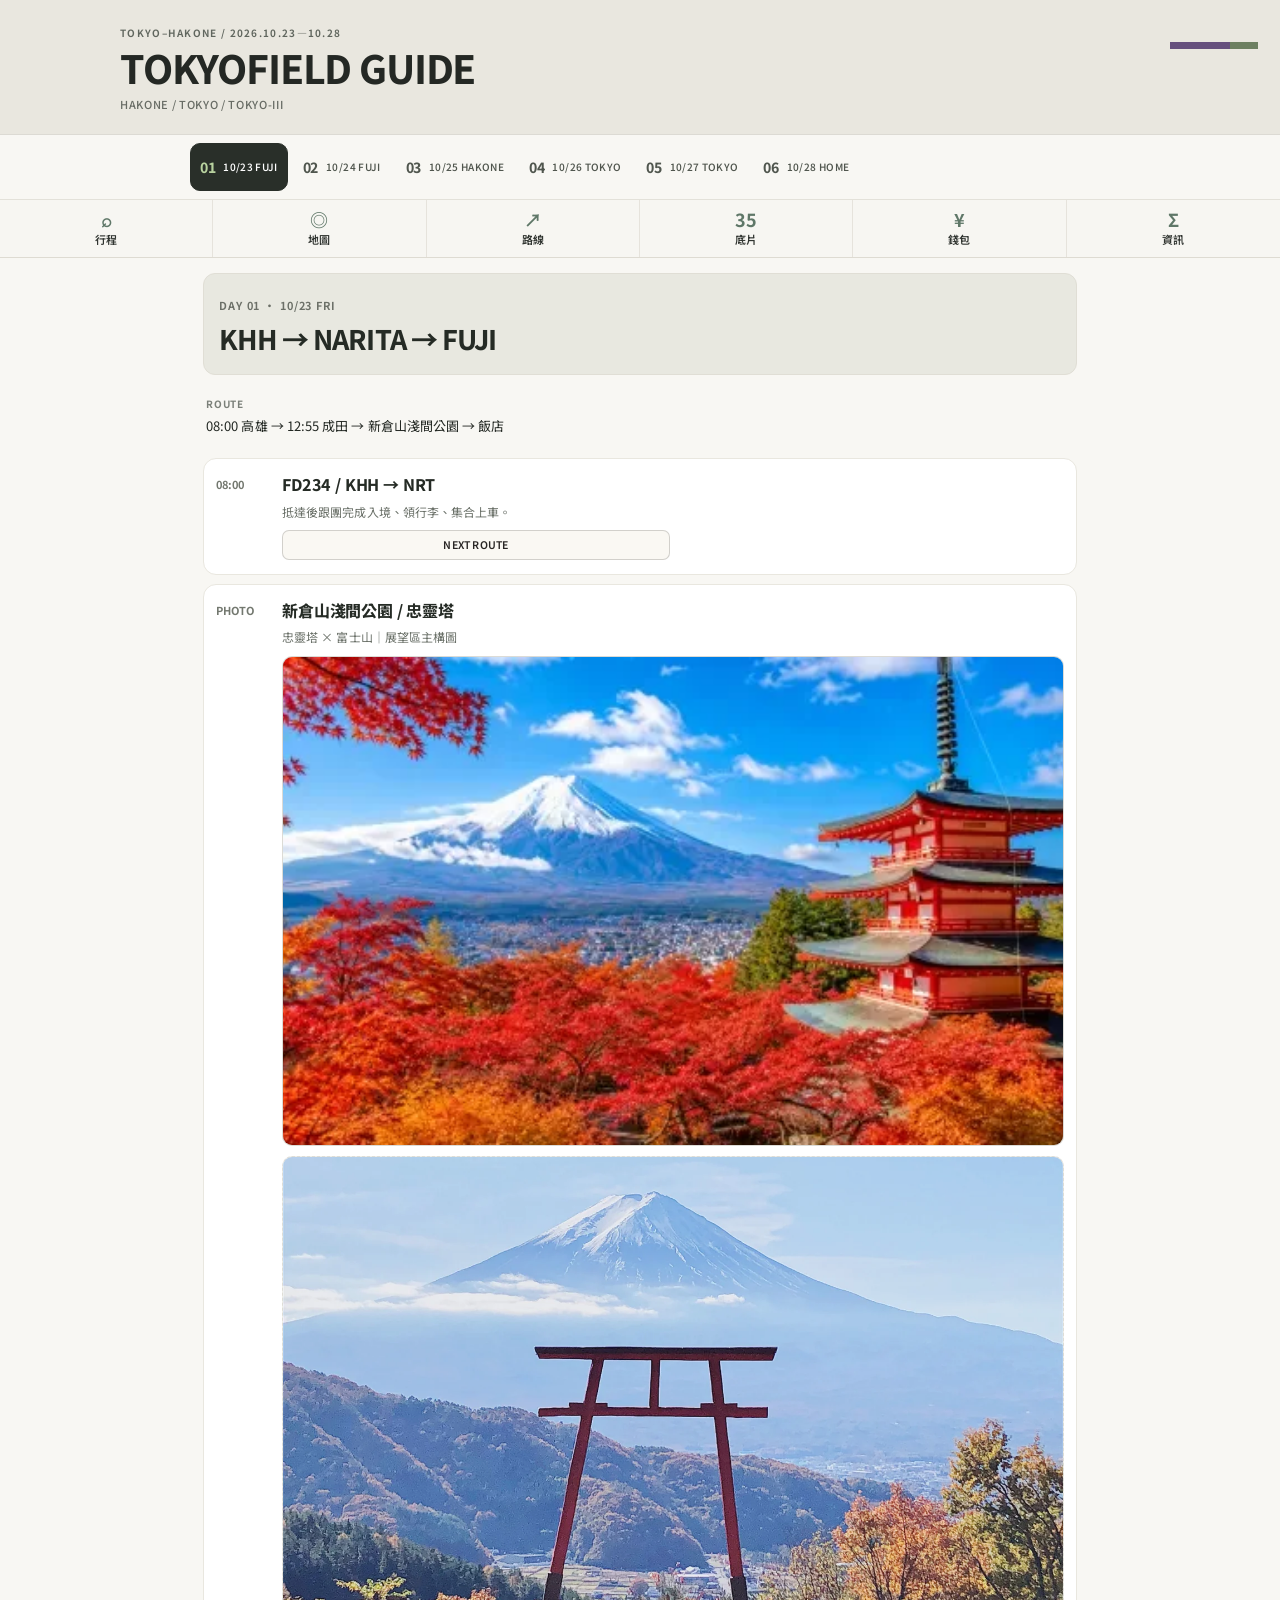
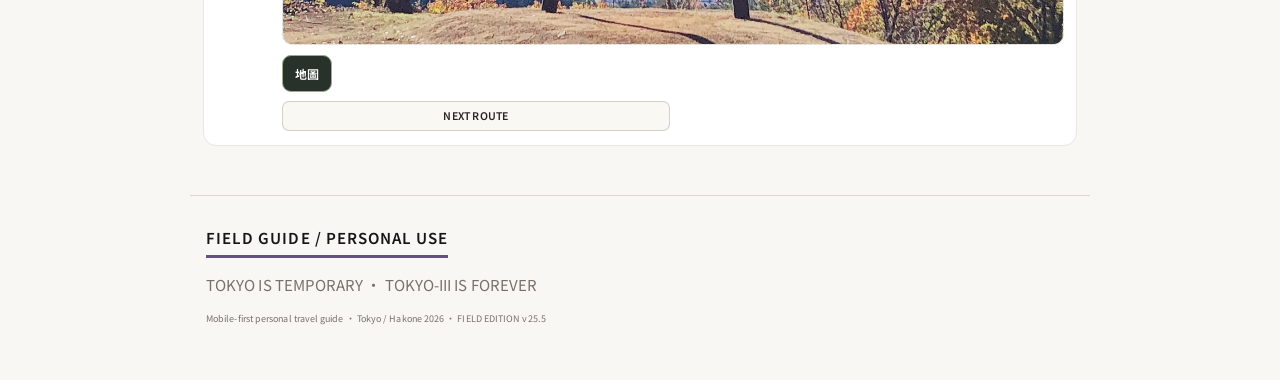
<file: index.html>
<!DOCTYPE html>

<html lang="zh-Hant">
<head>
<meta charset="utf-8"/>
<meta content="width=device-width, initial-scale=1" name="viewport"/>
<meta content="#f4f1ea" name="theme-color"/>
<meta content="yes" name="apple-mobile-web-app-capable"/>
<meta content="black-translucent" name="apple-mobile-web-app-status-bar-style"/>
<title>TOKYO / HAKONE 2026 — Field Guide | Original Photos Restored</title>
<link href="https://fonts.googleapis.com" rel="preconnect"/>
<link crossorigin="" href="https://fonts.gstatic.com" rel="preconnect"/>
<link href="https://fonts.googleapis.com/css2?family=Barlow+Condensed:wght@500;600;700;800&amp;family=IBM+Plex+Mono:wght@400;500;600&amp;family=Noto+Sans+TC:wght@400;500;600;700&amp;display=swap" rel="stylesheet"/>
<link href="style.css?v=40" rel="stylesheet"/>
<style>
/* RESTORED PHOTO VISIBILITY — original editorial photographs */
.card figure img,.b-stop figure img,.icon-strip img,.food-gallery img,.watch-clerk-image{display:block;max-width:100%;height:auto;}
.card figure,.b-stop figure{overflow:hidden;}
@media(max-width:700px){.card figure img{width:100%;object-fit:cover;}.card figure{max-width:100%;}}
</style><link href="simple.css?v=40" rel="stylesheet"/><link href="essential-v30.css?v=40" rel="stylesheet"/><style>.return-route{margin:18px 0;padding:16px;border:1px solid #b9b3a8;border-radius:14px;background:#f8f6f0;color:#252525}.return-route h3{font-size:17px;margin:0 0 9px}.return-route p{font-size:14px;line-height:1.7;margin:0 0 12px}.return-route a{display:inline-block;background:#222;color:white!important;padding:10px 14px;border-radius:9px;text-decoration:none;font-size:14px}@media(max-width:600px){.return-route{margin:12px 0;padding:14px}.return-route a{display:block;text-align:center;padding:13px}}</style><style>
/* v32: itinerary-first, lodging kept in its own reference tab */
.lodging-section{padding:4px 0 24px;scroll-margin-top:120px}
.lodging-section>h2{font-size:1.2rem;letter-spacing:.03em;margin:18px 12px 12px}
.day-section>.return-route{margin-top:26px;margin-bottom:24px}
.day-section>.stay-panel{display:none!important}
@media(max-width:600px){.day-section>.return-route{margin:20px 12px 24px}.lodging-section .stay-panel{margin:12px}}
</style><link href="unified-v34.css?v=40" rel="stylesheet"/><link href="photo-uniform-v35.css?v=40" rel="stylesheet"/><link href="matcha-v38.css?v=40" rel="stylesheet"/><link href="routes-unified-v40.css?v=40" rel="stylesheet"/></head>
<body>
<div aria-hidden="true" class="scanlines"></div>
<header class="hero">
<div class="hero-shade"></div>
<div class="hero-copy">
<p class="eyebrow">TOKYO–HAKONE / 2026.10.23—10.28</p>
<h1>TOKYO<br/><span>FIELD GUIDE</span></h1>
<p class="subtitle">HAKONE / TOKYO / TOKYO-III</p>
</div>
</header>
<nav aria-label="日期導覽" class="day-nav">
<button class="day-btn active" data-day="day1"><b>01</b><span>10/23 FUJI</span></button>
<button class="day-btn" data-day="day2"><b>02</b><span>10/24 FUJI</span></button>
<button class="day-btn" data-day="day3"><b>03</b><span>10/25 HAKONE</span></button>
<button class="day-btn" data-day="day4"><b>04</b><span>10/26 TOKYO</span></button>
<button class="day-btn" data-day="day5"><b>05</b><span>10/27 TOKYO</span></button>
<button class="day-btn" data-day="day6"><b>06</b><span>10/28 HOME</span></button>
</nav><nav aria-label="旅行工具" class="guide-tools"><a data-action="itinerary" href="#itinerary"><b>⌕</b><span>行程</span></a><a href="tokyo-map.html"><b>◎</b><span>地圖</span></a><a href="route-map.html"><b>↗</b><span>路線</span></a><a href="film-log.html"><b>35</b><span>底片</span></a><a href="wallet.html"><b>¥</b><span>錢包</span></a><a data-action="info" href="#info"><b>Σ</b><span>資訊</span></a></nav>
<main>
<section class="day-section active" id="day1">
<div class="mission-cover"><div class="mission-cover-copy"><span>DAY 01 · 10/23 FRI</span><h2>KHH → NARITA → FUJI</h2><p>✈️  📷  🗻</p></div></div>
<div class="today-brief"><b>ROUTE</b><p>08:00 高雄 → 12:55 成田 → 新倉山淺間公園 → 飯店</p></div>
<article class="card booked priority-s"><div class="time">08:00</div><div class="content"><h3>FD234 / KHH → NRT</h3><p>抵達後跟團完成入境、領行李、集合上車。</p></div></article>
<article class="card highlight priority-a"><div class="time">PHOTO</div><div class="content"><h3>新倉山淺間公園 / 忠靈塔</h3><p>忠靈塔 × 富士山｜展望區主構圖</p><figure class="photo-wide feature"><img alt="新倉山淺間公園忠靈塔與富士山紅葉" loading="lazy" src="assets/images/arakurayama.webp"/></figure><figure class="photo-small reference"><img alt="新倉富士淺間神社鳥居與富士山構圖參考" loading="lazy" src="assets/images/torii-fuji.webp"/></figure><div class="actions"><a class="map" href="https://maps.google.com/?q=Arakurayama+Sengen+Park" rel="noopener" target="_blank">地圖</a></div></div></article>
</section>
<section class="day-section" id="day2">
<div class="mission-cover"><div class="mission-cover-copy"><span>DAY 02 · 10/24 SAT</span><h2>FUJI / OSHINO / GOTEMBA</h2><p>🗻  🍡  🛍️</p></div></div>
<div class="today-brief"><b>ROUTE</b><p>大石公園 → 忍野八海 → 御殿場 Premium Outlets</p></div>
<article class="card highlight priority-a"><div class="time">PHOTO 01</div><div class="content"><h3>大石公園 / OISHI PARK</h3><p>10 月下旬主拍紅色掃帚草 × 富士山；先拍照，再視集合時間決定 Natural Living Center。</p><figure class="photo-portrait feature"><img alt="大石公園十月紅色掃帚草與富士山" loading="lazy" src="assets/images/oishi-kokia.webp"/></figure><div class="actions"><a class="map" href="https://maps.google.com/?q=Oishi+Park+Kawaguchiko" rel="noopener" target="_blank">地圖</a></div></div></article>
<article class="card highlight priority-a"><div class="time">CORE LOOP</div><div class="content"><h3>忍野八海 / 只走湧池小圈</h3><p>不用收集八池。主線就是「湧池 → 茅草屋／富士山照片 → 草餅 → 烤魚 → 集合」。</p><figure class="photo-wide feature"><img alt="忍野八海茅草屋水池與富士山" loading="lazy" src="assets/images/oshino-village.webp"/></figure>
<div class="mini-map oshino-map"><div class="map-node start">BUS / 集合點</div><div class="map-arrow">↓</div><div class="map-node photo">茅草屋＋富士山<br/><small>PHOTO ★★★★★</small></div><div class="map-arrow">↓</div><div class="map-node main">湧池<br/><small>唯一必看池</small></div><div class="map-split"><div class="map-node food">草餅／よもぎ<br/><small>中心區周邊</small></div><div class="map-node food">岩魚塩焼き<br/><small>中心商店區</small></div></div><div class="map-arrow">↓</div><div class="map-node end">RETURN / 集合</div></div>
<div class="food-gallery"><figure><img alt="忍野八海現烤草餅" loading="lazy" src="assets/images/kusamochi.webp"/></figure><figure><img alt="忍野八海岩魚鹽烤" loading="lazy" src="assets/images/iwana.webp"/></figure><figure><img alt="忍野八海手燒仙貝" loading="lazy" src="assets/images/senbei.webp"/></figure></div><div class="quick-info"><span>必看</span><b>湧池｜忍野八海中心區・池本本店旁</b><span>草餅</span><b>中心區現烤よもぎ餅；若看到大吉屋よもぎだんご亦可買</b><span>烤魚</span><b>找中心商店區「岩魚／鮎 塩焼き」攤位；以當日有現烤者優先</b><span>仙貝</span><b>手燒仙貝順路看到再買，優先度低於草餅與烤魚</b><span>策略</span><b>不繞八池、不坐下吃正餐，控制在團體自由時間內</b></div>
<div class="actions"><a href="https://www.vill.oshino.lg.jp/" rel="noopener" target="_blank">官網</a><a class="map" href="https://maps.google.com/?q=湧池+忍野八海" rel="noopener" target="_blank">⌖ 湧池</a></div></div></article>
<article class="card priority-a"><div class="time">LUNCH + SHOP</div><div class="content"><h3>御殿場 Premium Outlets / SHOPPING ROUTE</h3><p>Shake Shack → 服飾 → SEIKO → Onitsuka Tiger</p>
<div class="shop-route"><div><b>① Shake Shack</b><span>#3300 · 午餐先處理</span></div><div><b>② Journal Standard</b><span>#3530a · 先看好搭的日系服飾</span></div><div><b>③ BEAMS</b><span>#3700 · 日系休閒／選物</span></div><div><b>④ SEIKO</b><span>#3905 · Outlet 時計</span></div><div><b>⑤ Onitsuka Tiger</b><span>#4250 · 鞋款重點店</span></div><div><b>⑥ A.P.C.</b><span>#4520 · 有喜歡再買</span></div></div>
<div class="inline-route-note"><b>↳ 服飾支線</b><span>Tomorrowland #2640 → United Arrows #2800</span></div>
<div class="actions"><a href="https://www.premiumoutlets.co.jp/gotemba/brands/" rel="noopener" target="_blank">店舖</a><a href="https://www.premiumoutlets.co.jp/gotemba/brands/pdf/gotemba.pdf" rel="noopener" target="_blank">樓層</a><a class="map" href="https://maps.google.com/?q=Gotemba+Premium+Outlets" rel="noopener" target="_blank">地圖</a></div></div></article>
</section>
<section class="day-section" id="day3">
<div class="mission-cover">
<div class="mission-cover-copy"><span>DAY 03</span><h2>HAKONE / TOKYO-III</h2><p>🌋  ⛩️  🧩  🛍️</p></div>
</div>
<div class="briefing"><span>TOUR ROUTE</span><b>大涌谷 → 蘆之湖海盜船 → 箱根町 → 台場</b></div>
<article class="card highlight priority-a">
<div class="time">SHOT 01</div>
<div class="content"><h3>大涌谷</h3><p>以火山地貌本身為主：荒地、白煙、裸露山體；EVA 只當彩蛋，不特地追動畫構圖。</p><figure class="photo-wide feature"><img alt="大涌谷地熱白煙與岩層" loading="lazy" src="assets/images/owakudani.webp"/></figure><div class="actions"><a class="map" href="https://maps.google.com/?q=35.241861,139.020806" rel="noopener" target="_blank">地圖</a></div></div>
</article>
<article class="card priority-a"><div class="time">SHOT 02</div><div class="content"><h3>元箱根・蘆之湖</h3><p>這站改以「湖面 × 富士山 × 秋色」為主；EVA 地理意象只作 BONUS。</p><figure class="photo-wide feature"><img alt="蘆之湖富士山與秋色山林" loading="lazy" src="assets/images/lakeashi.webp"/></figure><div class="actions"><a class="map" href="https://maps.google.com/?q=Motohakone+Port" rel="noopener" target="_blank">地圖</a></div></div></article>
<article class="card priority-a"><div class="time">SHOT 03</div><div class="content"><h3>二子山方向 / ヤシマ作戦</h3><p>2×～3× 長焦，把山體壓到湖面後方。不要人物，讓地形成為主角。</p></div></article>
<details class="b-stop"><summary><span class="b-rank">B</span><b>箱根湯本 えゔぁ屋</b><small></small></summary><div class="b-body"><p>若領隊允許 15～20 分鐘停留，優先前往。目標：箱根限定 EVA 商品、EVA Soft Cream、L.C.L Drink。</p><div class="actions"><a href="https://www.evastore.jp/" rel="noopener" target="_blank">官網</a><a class="map" href="https://maps.google.com/?q=Evangelion+Store+Hakone" rel="noopener" target="_blank">地圖</a></div></div></details>
<details class="b-stop"><summary><span class="b-rank">B</span><b>台場 / 3 個順路城市地標</b><small>ICONS / PHOTO HUNT</small></summary><div class="b-body"><p>不把它們排成新的景點；抵達台場後依團體下車位置與時間順手收集。<b>獨角獸鋼彈已於 2026/8/31 結束展示，不再列入任務。</b></p><div class="icon-strip"><figure><img alt="台場自由女神與彩虹大橋" loading="lazy" src="assets/images/icon-odaiba-liberty.webp"/></figure><figure><img alt="彩虹大橋夜景參考" loading="lazy" src="assets/images/icon-rainbow-bridge.webp"/></figure><figure><img alt="富士電視台本社球體建築" loading="lazy" src="assets/images/icon-fuji-tv.webp"/></figure></div><div class="icon-badges"><span>PHOTO FIRST</span><span>NO EXTRA STATION</span><span>WEATHER DEPENDENT</span></div><div class="actions"><a class="map" href="https://maps.google.com/?q=Statue+of+Liberty+Odaiba" rel="noopener" target="_blank">⌖ LIBERTY</a><a class="map" href="https://maps.google.com/?q=Fuji+Television+Headquarters" rel="noopener" target="_blank">⌖ FUJI TV</a></div></div></details><article class="card highlight priority-a"><div class="time">ODAIBA</div><div class="content"><h3>DiverCity / SHOPPING ROUTE</h3><p>2F FILM → 3F 服飾 → 4–5F 基本款 → Godzilla Store</p><figure class="photo-portrait feature"><img alt="Godzilla Store Daiba 大型哥吉拉展示" loading="lazy" src="assets/images/godzilla-daiba.webp"/></figure><div class="shop-route"><div><b>2F · 🎞️ Air BicCamera</b><span>FILM｜先看 135 底片現貨</span></div><div><b>3F · CITEN UNITED ARROWS</b><span>服飾</span></div><div><b>3F · BEAUTY &amp; YOUTH UA</b><span>服飾</span></div><div><b>3F · coca</b><span>服飾</span></div><div><b>3F · COS</b><span>服飾</span></div><div><b>4F · GU</b><span>基本款</span></div><div><b>5F · UNIQLO</b><span>基本款</span></div><div><b>5F · GODZILLA STORE</b><span>SOFUBI｜MARUSAN / HEDORAH / BARAGON 優先</span></div></div><div class="actions"><a href="https://mitsui-shopping-park.com/divercity-tokyo/floor/" rel="noopener" target="_blank">樓層</a><a href="https://mitsui-shopping-park.com/divercity-tokyo/shopguide/" rel="noopener" target="_blank">店舖</a><a class="map" href="https://maps.google.com/?q=DiverCity+Tokyo+Plaza" rel="noopener" target="_blank">地圖</a></div></div></article>
<article class="card highlight priority-s omori-night"><div class="time">AFTER HOTEL · 10/25 SUN</div><div class="content"><h3>大森夜間｜超市尋寶 × 季節聖代</h3><p>回到 <b>Tmark City Hotel Tokyo Omori</b> 放好行李後，依序逛成城石井、同棟 B1 東急ストア、伊藤洋華堂，再到 and parfait 吃聖代。</p>
<div class="shop-route"><div><b>01 · S｜成城石井 アトレ大森店</b><span>JR 大森站 atre 1F · 優格蛋糕 · 參考 10:00–23:00</span></div><div><b>02 · S｜東急ストア 大森店</b><span>同棟 atre B1F · 當季水果、和牛、泡麵 · 參考 07:00–24:00</span></div><div><b>03 · A｜イトーヨーカドー 大森店</b><span>當季水果、和牛、泡麵、超市熟食 · 參考營業至 22:00</span></div><div><b>04 · A｜and parfait（アンドパフェ）</b><span>南大井 3-34-5 · 季節聖代 · 一般 18:00–24:00／L.O. 23:00；10/25 營業待確認</span></div><div><b>05 · WALK｜返回 Tmark 飯店</b><span>步行回飯店。</span></div></div>

<div class="actions"><a class="map" href="https://www.google.com/maps/search/?api=1&amp;query=%E6%88%90%E5%9F%8E%E7%9F%B3%E4%BA%95%20%E3%82%A2%E3%83%88%E3%83%AC%E5%A4%A7%E6%A3%AE%E5%BA%97" target="_blank" rel="noopener">成城石井地圖 ↗</a><a class="map" href="https://www.google.com/maps/search/?api=1&amp;query=%E3%82%A4%E3%83%88%E3%83%BC%E3%83%A8%E3%83%BC%E3%82%AB%E3%83%89%E3%83%BC%E5%A4%A7%E6%A3%AE%E5%BA%97" target="_blank" rel="noopener">伊藤洋華堂地圖 ↗</a><a class="map" href="https://www.google.com/maps/search/?api=1&amp;query=%E6%9D%B1%E6%80%A5%E3%82%B9%E3%83%88%E3%82%A2+%E5%A4%A7%E6%A3%AE%E5%BA%97" target="_blank" rel="noopener">東急ストア地圖 ↗</a><a class="map" href="https://www.google.com/maps/search/?api=1&amp;query=and%20parfait%203-34-5%20Minamioi" target="_blank" rel="noopener">and parfait 地圖 ↗</a><a href="https://andparfait.com/" target="_blank" rel="noopener">and parfait 官網 ↗</a></div></div></article>
<details class="b-stop"><summary><span class="b-rank">B</span><b>中野 / CAMERA + SOFUBI</b><small>舊備案 · 不列主線</small></summary><div class="b-body"><p>本晚主線已改為大森超市與聖代。只有臨時改變計畫、且抵達時間足夠時才考慮中野。</p><div class="actions"><a class="map" href="https://maps.google.com/?q=Nakano+Broadway" target="_blank" rel="noopener">中野地圖 ↗</a></div></div></details>
</section>
<section class="day-section" id="day4">
<div class="mission-cover city">
<div class="mission-cover-copy"><span>DAY 04 · 10/26 MON</span><h2>GINZA → TAKANAWA → SHIBUYA → SHINJUKU</h2><p>🍣  ☕  📷  🎨  🛍️</p></div>
</div><details class="transit-block unified-route"><summary><span>06:55</span> 飯店 → 築地 鮨山治</summary><div class="route-steps"><div><small>WALK</small><b>飯店 → 京急大森海岸站</b><p>06:55 出發，步行約 1–3 分鐘至大森海岸站。</p></div><div><small>TRAIN</small><b>京急線 → 都營淺草線方向</b><p>07:05 前後搭往品川／泉岳寺方向的普通列車；部分班次需於品川或途中轉乘。</p></div><div><small>EXIT</small><b>東銀座站 → 築地場外</b><p>約 07:30 抵達東銀座，往築地場外市場步行約 10–15 分鐘；亦可依導航考慮築地市場站 A1 出口。</p></div><div><small>ARRIVE</small><b>07:45 前抵達鮨山治</b><p>築地 4-9-11，2F–4F；08:00 已預約用餐。</p></div></div><div class="route-meta"><span>約 45–55 分鐘 · 票價約 ¥400（估算）</span></div><div class="unified-route-links"><a href="https://www.google.com/maps/dir/?api=1&amp;origin=Tmark%20City%20Hotel%20Tokyo%20Omori%201-2-10%20Omorihoncho%20Tokyo&amp;destination=%E7%AF%89%E5%9C%B0%20%E9%AE%A8%20%E5%B1%B1%E6%B2%BB%20%E6%9D%B1%E4%BA%AC%E9%83%BD%E4%B8%AD%E5%A4%AE%E5%8C%BA%E7%AF%89%E5%9C%B04-9-11&amp;travelmode=transit">飯店 → 鮨山治：大眾運輸導航 ↗</a><a href="https://www.google.com/maps/search/?api=1&amp;query=%E7%AF%89%E5%9C%B0%20%E9%AE%A8%20%E5%B1%B1%E6%B2%BB%20%E6%9D%B1%E4%BA%AC%E9%83%BD%E4%B8%AD%E5%A4%AE%E5%8C%BA%E7%AF%89%E5%9C%B04-9-11">鮨山治店址 ↗</a></div></details>
<article class="card booked priority-s"><div class="time">08:00</div><div class="content"><h3>築地 鮨 山治</h3><p>早餐壽司 · 2 人 · 已預約</p><figure class="photo-food"><img alt="築地 鮨 山治鮪魚握壽司" loading="lazy" src="assets/images/yamaharu.webp"/></figure><div class="quick-info"><span>地址</span><b>東京都中央区築地4-9-11 2F–4F</b><span>最近站</span><b>築地市場 A1 徒步約4分</b></div><div class="actions"><a href="https://tsukiji-yamaharu.owst.jp/" rel="noopener" target="_blank">官網</a><a class="map" href="https://maps.google.com/?q=Tsukiji+Sushi+Yamaharu" rel="noopener" target="_blank">地圖</a></div></div></article>
<details class="transit-block"><summary><span>09:15</span> 鮨 山治 → GLITCH GINZA</summary><div class="route-steps"><div><small>WALK</small><b>築地場外 → 銀座4丁目</b><p>約 10–12 分鐘。目的地：VORT銀座イーストIII 1F，東京都中央区銀座4-14-8。</p></div></div><div class="route-meta"><span>🚶 約 800 m</span><span>💳 ¥0</span></div></details><article class="card priority-a"><div class="time">09:30</div><div class="content"><h3>GLITCH COFFEE GINZA</h3><p>精品咖啡 · 排隊 &gt; 20 min → 外帶／離開。</p><figure class="photo-wide"><img alt="GLITCH COFFEE GINZA 店內吧台" loading="lazy" src="assets/images/glitch.webp"/></figure><div class="quick-info"><span>地址</span><b>東京都中央区銀座4-14-8</b><span>營業</span><b>09:00–18:00</b></div><div class="actions"><a class="map" href="https://maps.google.com/?q=Glitch+Coffee+Ginza" rel="noopener" target="_blank">地圖</a></div></div></article>
<details class="transit-block"><summary><span>10:20</span> GLITCH → 有樂町 Marui</summary><div class="route-steps"><div><small>WALK</small><b>銀座 → 有樂町</b><p>建議直接步行，約 12–15 分鐘；10:45 前抵達有樂町站前區域。</p></div><div><small>LANDMARK</small><b>有楽町マルイ 8F</b><p>到館後直接找電梯上 8F Event Space，先處理 11:10 入場。</p></div></div><div class="route-meta"><span>🚶 約 1 km</span><span>BUFFER 20+ min</span></div></details><article class="card booked priority-s"><div class="time">11:10</div><div class="content"><h3>KAGEMARU NIGHTMARE DX — SESSION 01</h3><p>已購票 · 先行票 mini sofubi #1</p><div class="kagemaru-visual-pair"><figure class="photo-poster"><img alt="KAGEMARU NIGHTMARE DX 2026 活動主視覺" loading="lazy" src="assets/images/kagemaru.webp"/></figure><figure class="venue-photo"><img alt="有楽町マルイ 建築外觀，KAGEMARU NIGHTMARE DX 會場所在建築" loading="lazy" src="assets/images/yurakucho-marui-mobile.webp"/></figure></div><div class="quick-info"><span>會場</span><b>有楽町マルイ 8F イベントスペース</b><span>地址</span><b>東京都千代田区有楽町2-7-1</b></div><div class="actions"><a href="https://hakabanogarou.jp/kagemarunightmaredx" rel="noopener" target="_blank">官網</a><a class="map" href="https://maps.google.com/?q=%E6%9C%89%E6%A5%BD%E7%94%BA%E3%83%9E%E3%83%AB%E3%82%A4+%E6%9D%B1%E4%BA%AC%E9%83%BD%E5%8D%83%E4%BB%A3%E7%94%B0%E5%8C%BA%E6%9C%89%E6%A5%BD%E7%94%BA2-7-1" rel="noopener" target="_blank">地圖</a></div></div></article>
<article class="card highlight priority-s"><div class="time">10:45／12:10± · S</div><div class="content"><h3>PRESS BUTTER SAND｜有楽町マルイ 1F</h3><p><b>目標：焼きたて（現烤）奶油夾心餅乾。</b> KAGEMARU 會場同棟 8F；優先在 11:10 活動前查看供應情況，或 12:00 場結束後購買。現烤款當日供應待店頭確認。</p><div class="quick-info"><span>樓層</span><b>有楽町マルイ 1F → KAGEMARU 8F</b><span>路線</span><b>同棟搭電梯，無須額外搭車</b></div><div class="actions"><a class="map" href="https://www.google.com/maps/search/?api=1&amp;query=PRESS+BUTTER+SAND+%E6%9C%89%E6%A5%BD%E7%94%BA%E3%83%9E%E3%83%AB%E3%82%A4" target="_blank" rel="noopener">地圖</a><a href="https://buttersand.com/" target="_blank" rel="noopener">品牌官網</a></div></div></article>
<article class="card conditional priority-a"><div class="time">11:25±</div><div class="content"><h3>RAFLUM POP-UP — CONDITIONAL</h3><div class="actions"><a href="https://raflum.com/" rel="noopener" target="_blank">官網</a><a class="map" href="https://maps.google.com/?q=Hankyu+Mens+Tokyo" rel="noopener" target="_blank">地圖</a></div></div></article>
<details class="transit-block"><summary><span>11:30±</span> RAFLUM → 銀座教会堂ビル</summary><div class="route-steps"><div><small>WALK</small><b>有樂町 → 銀座4-2-1</b><p>8F · 11:50 前離開。</p></div></div><div class="route-meta"><span>🚶 WALK</span><span>⏱ 11:50 OUT</span></div></details><details class="b-stop route-shop-stop"><summary><span class="b-rank">B</span><b>🎞️ レモン社 銀座教会店</b><small>FILM · 8F</small></summary><div class="b-body"><p>底片補給；中古機只順便看。</p><div class="quick-info"><span>地址</span><b>銀座4-2-1 銀座教会堂ビル8F</b><span>營業</span><b>10:30–19:30</b><span>找</span><b>SUPERIA PREMIUM 400 / MARIX / CineStill</b></div><div class="actions"><a class="map" href="https://maps.google.com/?q=レモン社+銀座教会店" rel="noopener" target="_blank">地圖</a><a href="https://lemonsha.com/store" rel="noopener" target="_blank">官網</a></div></div></details><article class="card booked priority-s"><div class="time">12:00</div><div class="content"><h3>KAGEMARU NIGHTMARE DX — SESSION 02</h3><p>已購票 · 先行票 mini sofubi #2。依目前展覽規模抓快速觀看；結束後直接往丸之內主線，不安排白天拉麵。</p></div></article>
<details class="b-stop"><summary><span class="b-rank">B</span><b>🍜 辻田 銀座 — 不列白天主線</b><small>B · NOT DAYTIME</small></summary><div class="b-body"><p><b>白天預期吃不下，直接略過。</b> 拉麵需求移到晚間／宵夜選項，不讓它占用丸之內與 Leonardo 時間。</p><figure class="photo-small"><img alt="辻田銀座店內吧台" loading="lazy" src="assets/images/tsujita.webp"/></figure><div class="quick-info"><span>營業</span><b>週一 11:00–22:00</b><span></span><b>排隊超過 10 分鐘立即 SKIP</b></div><div class="actions"><a class="map" href="https://maps.google.com/?q=Tsujita+Ginza" rel="noopener" target="_blank">地圖</a></div></div></details>
<details class="b-stop"><summary><span class="b-rank">B</span><b>Godzilla Statue / 日比谷</b><small>HIBIYA</small></summary><div class="b-body"><p>有樂町活動範圍旁的哥吉拉地標。<b>只有第二場 KAGEMARU 結束後時間漂亮才收；不為它延誤丸之內與 Leonardo。</b></p><figure class="icon-photo"><img alt="日比谷哥吉拉雕像" loading="lazy" src="assets/images/icon-hibiya-godzilla.webp"/></figure><div class="icon-badges"><span>BONUS</span><span>SKIP IF LATE</span><span>GODZILLA</span></div><div class="actions"><a class="map" href="https://maps.google.com/?q=Godzilla+Statue+Hibiya" rel="noopener" target="_blank">地圖</a></div></div></details><details class="transit-block"><summary><span>12:15±</span> 有樂町 → 東京站 B1 銀之鈴 → KITTE</summary><div class="route-steps"><div><small>WALK</small><b>有楽町マルイ → JR 有樂町站</b><p>步行約 3–5 分鐘；搭 JR 山手線或京濱東北線往東京站，僅一站。</p></div><div><small>JR / INSIDE GATES</small><b>東京站 JR 閘內 B1「銀の鈴」附近</b><p>下車後先不要出 JR 閘門，循「銀の鈴 / Gransta Tokyo」指標往 B1，購買 Premium 生奶油夾心餅乾。</p></div><div><small>WALK / EXIT</small><b>東京站丸之內南口 → KITTE</b><p>購買後由丸之內側出站，往丸之內南口步行到 KITTE；再接治一郎與 BUTTER。東京站站內步行與排隊請預留彈性。</p></div></div><div class="route-meta"><span>JR 一站</span><span>閘內先買 → 出站往 KITTE</span></div></details>
<div class="route-steps"><div><small>WALK</small><b>往東京站丸之內南口／KITTE</b><p>步行往東京站丸之內南口／KITTE。</p></div></div><div class="route-meta"><span>🎯 早到 = 全部時間還給美術館</span></div></details>
<article class="card highlight priority-s"><div class="time">12:30± · S</div><div class="content"><h3>PRESS BUTTER SAND｜Premium 生奶油夾心餅乾</h3><p><b>目標：Premium 生奶油夾心餅乾（不是一般盒裝或焼きたて款）。</b> 10/22 起販售的東京站限定商品；以當日實際供貨為準。</p><figure class="photo-food feature"><img alt="PRESS BUTTER SAND Premium 生奶油夾心餅乾：奶油內餡與焦糖夾心剖面" loading="lazy" src="assets/images/press-butter-sand-premium-user.png"/></figure><div class="quick-info"><span>位置</span><b>JR 東京站閘內 B1 銀之鈴周邊／Gransta Tokyo</b><span>順序</span><b>先在閘內購買 → 再出站前往 KITTE</b><span>提醒</span><b>限定品可能售完；以現場標示為準</b></div><div class="actions"><a class="map" href="https://www.google.com/maps/search/?api=1&amp;query=GRANSTA+TOKYO+%E9%8A%80%E3%81%AE%E9%88%B4" target="_blank" rel="noopener">銀之鈴地圖</a><a href="https://buttersand.com/" target="_blank" rel="noopener">品牌官網</a></div></div></article>
<article class="card icon-hunt-card priority-a"><div class="time">ARCHITECTURE</div><div class="content"><h3>東京國際論壇 / Glass Building</h3><p><b>有樂町步行至 KITTE 時才順路；若先去東京站閘內買 Premium，這站不特地繞回。</b></p><figure class="icon-photo"><img alt="東京國際論壇玻璃棟中庭" loading="lazy" src="assets/images/icon-tokyo-forum.webp"/></figure><div class="icon-badges"><span>ZERO / TINY DETOUR</span><span>3–5 MIN</span><span>ARCHITECTURE</span></div><div class="actions"><a class="map" href="https://maps.google.com/?q=Tokyo+International+Forum" rel="noopener" target="_blank">地圖</a></div></div></article><article class="card highlight priority-a"><div class="time">12:40±</div><div class="content"><h3>治一郎 KITTE 丸之內</h3><p><b>❤️ MUST EAT：治一郎プリン。</b> 不再設定「帶回飯店當宵夜」；現場詢問布丁是否可店內食用，若不行則外帶後近期吃掉。</p><div class="quick-info"><span>營業</span><b>週一 11:00–20:30</b><span>焼きたてパンケーキ</span><b>預約限定 · 1日16食 · 無當日整理券</b><span>找</span><b>プリン優先；鬆餅不排現場候補</b></div><div class="delay-note"><b>SHOW STAFF</b> このプリンは店内で食べられますか？</div><div class="actions"><a href="https://jiichiro.com/" rel="noopener" target="_blank">官網</a><a class="map" href="https://maps.google.com/?q=Jiichiro+KITTE+Marunouchi" rel="noopener" target="_blank">地圖</a></div></div></article>
<details class="b-stop"><summary><span class="b-rank">B</span><b>MUJI to GO / KITTE 丸の内 3F</b><small>PASS-BY · 10/26</small></summary><div class="b-body"><p><b>你本來就進 KITTE，完全不用換地點。</b> 這間是 MUJI to GO，小型旅行取向店；只適合快速看旅行用品，不當主逛店。</p><div class="quick-info"><span>樓層</span><b>KITTE 丸の内 3F</b><span>地址</span><b>東京都千代田区丸の内2-7-2 JPタワー 3F</b><span></span><b>5 MIN MAX / Leonardo 優先</b></div><div class="actions"><a href="https://www.muji.com/jp/ja/shop/search/%E4%B8%B8%E3%81%AE%E5%86%85" rel="noopener" target="_blank">官網</a><a class="map" href="https://maps.google.com/?q=MUJI+to+GO+KITTE+丸の内" rel="noopener" target="_blank">地圖</a></div></div></details>
<article class="card highlight priority-a"><div class="time">13:05±</div><div class="content"><h3>BUTTER — Biei Pasture Dairy Farm</h3><p><b>❤️ KEEP。</b> 丸ビル B1F · Hot Cake + 美瑛放牧奶油。這站不再列為可砍項。</p><figure class="photo-food feature"><img alt="BUTTER 美瑛 Hot Cake 與奶油" loading="lazy" src="assets/images/butter.webp"/></figure><div class="quick-info"><span>營業</span><b>週一 11:00–20:00</b><span>TIME CONTROL</span><b>吃完直接往乃木坂，不再加 garage TOKYO</b></div><div class="actions"><a href="https://biei-farm.co.jp/butter/" rel="noopener" target="_blank">官網</a><a class="map" href="https://maps.google.com/?q=BUTTER+Biei+Marunouchi" rel="noopener" target="_blank">地圖</a></div></div></article>
<details class="b-stop"><summary><span class="b-rank">B</span><b>🛒 成城石井 / 新丸ビル店</b><small>ROUTE STOP · 10/26</small></summary><div class="b-body"><p><b>丸之內順路店。</b> 你在 KITTE／丸ビル吃治一郎與 BUTTER 時，成城石井就在東京站丸之內側的新丸ビル B1F。不是必停，但要買零食、飲料、起司或伴手禮時最方便。</p><div class="quick-info"><span>地址</span><b>東京都千代田区丸の内1-5-1 新丸の内ビル B1F</b><span>FROM ROUTE</span><b>東京站丸之內地下中央口約3分／丸之內線東京站約1分</b><span>營業</span><b>週一 10:00–21:00</b><span></span><b>5–10 MIN MAX / 不壓縮 Leonardo</b></div><div class="actions"><a href="https://shop.seijoishii.com/seijoishii/spot/detail?code=0047" rel="noopener" target="_blank">官網</a><a class="map" href="https://maps.google.com/?q=成城石井+新丸ビル店" rel="noopener" target="_blank">地圖</a></div></div></details>
<details class="transit-block"><summary><span>13:35–13:45 TARGET</span> 丸之內 → 國立新美術館</summary><div class="route-steps"><div><small>WALK</small><b>丸之內 → 二重橋前 C10</b><p>治一郎／BUTTER 結束後直接前往，不再塞其他店。</p></div><div><small>TRAIN</small><b>千代田線「代々木上原方面」</b><p>二重橋前 C10 → 乃木坂 C05。</p></div><div><small>EXIT</small><b>青山霊園方面改札 → 6 號出口</b><p>6 號出口與國立新美術館直結。</p></div></div><div class="route-meta"><span>⏱ 約 25–30 min</span><span>🎯 14:00–14:15 ARRIVAL</span></div></details>
<article class="card highlight priority-s"><div class="time">14:00–14:15 TARGET</div><div class="content"><h3>國立新美術館 / ルーヴル美術館展 ルネサンス</h3><figure class="photo-wide reference"><img alt="國立新美術館中庭建築參考" loading="lazy" src="assets/images/nact.webp"/></figure><div class="quick-info"><span>出口</span><b>乃木坂 C05 · 6號出口直結</b><span>營業</span><b>10:00–18:00 · 最後入場17:30</b><span>停留</span><b>至少 2h15m；早到就多看，不拿去塞別站</b></div><div class="delay-note"><b> </b> S+A 主線不主動刪除；B 級順路才做。辻田已退出白天主線，日比谷 Godzilla 為 B。BUTTER／治一郎保留，美術館時間不壓縮。</div><div class="actions"><a href="https://www.nact.jp/exhibition_special/2026/louvre2026/" rel="noopener" target="_blank">展覽</a><a class="map" href="https://maps.google.com/?q=The+National+Art+Center+Tokyo" rel="noopener" target="_blank">地圖</a></div></div></article>
<details class="transit-block"><summary><span>16:30±</span> 國立新美術館 → NEWoMan 高輪</summary><div class="route-steps"><div><small>WALK</small><b>美術館 → 乃木坂 C05</b><p>由 6 號出口回站內。若展覽看到 16:45 也沒關係；不要為後段景點壓縮 Leonardo。</p></div><div><small>TRAIN</small><b>千代田線 → 日比谷 / 有樂町 → JR</b><p>乃木坂 → 日比谷，地下步行至 JR 有樂町後轉山手線／京濱東北線往品川方向，到高輪ゲートウェイ。</p></div><div><small>ARRIVE</small><b>高輪ゲートウェイ → NEWoMan TAKANAWA North</b><p>改札後依 NEWoMan / North 指標前進。</p></div></div><div class="route-meta"><span>⏱ 約 35–45 min</span><span>🎯 17:00± ARRIVAL</span></div></details>
<details class="b-stop"><summary><span class="b-rank">B</span><b>安田侃《意心帰》 / Tokyo Midtown</b><small>BONUS ART · ROPPONGI</small></summary><div class="b-body"><p>白色大理石、低彩度、巨大量體。<b>Leonardo 看完仍有餘裕才去</b>；這是你會比較有興趣的公共藝術類型，但優先級仍低於國立新美術館。</p><figure class="icon-photo"><img alt="安田侃 意心帰 Tokyo Midtown" loading="lazy" src="assets/images/icon-ishinki.webp"/></figure><div class="icon-badges"><span>STONE</span><span>LOW COLOR</span><span>SKIP IF LATE</span></div><div class="actions"><a class="map" href="https://maps.google.com/?q=Tokyo+Midtown+Ishinki" rel="noopener" target="_blank">地圖</a></div></div></details><details class="b-stop"><summary><span class="b-rank">B</span><b>MUJI / 無印良品 ニュウマン高輪</b><small>MAIN SHOP · 10/26</small></summary><div class="b-body"><p><b>這趟最適合正式逛的 MUJI。</b> 就在 NEWoMan TAKANAWA <b>North 2–3F</b>：2F 衣料、3F 生活雜貨與食品。你本來就要上 North 4F 喝奶茶，再去 28F 夜景，所以不用增加任何交通。</p><div class="quick-info"><span>樓層</span><b>North 2–3F</b><span>營業</span><b>11:00–20:00</b><span>ACCESS</span><b>高輪ゲートウェイ改札 徒步約1分</b><span></span><b>★★★★★ / 10–15 MIN QUICK SHOP</b></div><div class="delay-note"><b>FLOW</b> 2–3F MUJI → 4F MILK TEA SERVICE → 28F LUFTBAUM。若 Leonardo 延誤，MUJI 縮成 5 分鐘，不壓縮美術館。</div><div class="actions"><a href="https://www.muji.com/jp/ja/shop/detail/046708" rel="noopener" target="_blank">官網</a><a class="map" href="https://maps.google.com/?q=無印良品+ニュウマン高輪" rel="noopener" target="_blank">地圖</a></div></div></details>
<article class="card highlight night-view-mission priority-a"><div class="time">17:00–17:55</div><div class="content"><h3>TAKANAWA NIGHT VIEW 找</h3><figure class="photo-wide feature"><img alt="LUFTBAUM 28F 東京夜景" loading="lazy" src="assets/images/luftbaum-night-mobile.webp"/></figure><div class="mission-steps"><div><span>01</span><b>North 4F</b><p>MILK TEA SERVICE / BEAMS CULTUART。買奶茶、快速看設計選物。</p></div><div><span>02</span><b>FOLLOW SIGN</b><p>回共用動線，找「LUFTBAUM 28F・29F」指標，搭高層電梯上樓。</p></div><div><span>03</span><b>28F LUFTBAUM</b><p>主目標：翠の庭／山吹の庭。約 150m 高空公共空間，拍城市夜景 15–20 分鐘。</p></div><div><span>04</span><b>17:55 最晚離開</b><p>下樓回高輪ゲートウェイ，直接前往澀谷。</p></div></div><div class="delay-note"><b>CHECK BEFORE VISIT</b> 28F・29F 區域開放至 24:00，但公共庭園偶有臨時關閉；出發前再看 NEWoMan TOPICS。若庭園臨時關閉，就喝完 Milk Tea 後直接往澀谷。</div><div class="actions"><a href="https://www.newoman.jp/takanawa/floorguide/?area=area03nman01&amp;floor=28f" rel="noopener" target="_blank">28F</a><a href="https://www.newoman.jp/takanawa/topics/" rel="noopener" target="_blank">開放狀態</a><a class="map" href="https://maps.google.com/?q=NEWoMan+Takanawa" rel="noopener" target="_blank">地圖</a></div></div></article>
<details class="b-stop"><summary><span class="b-rank">B</span><b>🛒 成城石井 / ニュウマン高輪店</b><small> · 10/26</small></summary><div class="b-body"><p><b>這間一定要標起來：你本來就會進 NEWoMan 高輪。</b> 店在 <b>South 1F</b>，高輪 Gateway 直結。完成 North 4F 奶茶與 28F 夜景後，若時間允許可下樓快速補貨。</p><div class="quick-info"><span>樓層</span><b>NEWoMan TAKANAWA South 1F</b><span>地址</span><b>東京都港区高輪2-21-2</b><span>營業</span><b>10:00–21:00</b><span></span><b>★★★★★ / 全程最零繞路的成城石井</b></div><div class="actions"><a href="https://shop.seijoishii.com/seijoishii/spot/detail?code=0306" rel="noopener" target="_blank">官網</a><a class="map" href="https://maps.google.com/?q=成城石井+ニュウマン高輪店" rel="noopener" target="_blank">地圖</a></div></div></details>
<details class="transit-block"><summary><span>17:55±</span> 高輪ゲートウェイ → 渋谷</summary><div class="route-steps"><div><small>TRAIN</small><b>JR 山手線外回り「渋谷・新宿方面」</b><p>高輪ゲートウェイ → 渋谷。抵達後先進 SHIBUYA SCRAMBLE SQUARE，不上 SHIBUYA SKY。</p></div></div><div class="route-meta"><span>⏱ 約 20–25 min</span><span>SHIBUYA SKY = SKIP</span></div></details>
<article class="card highlight priority-a"><div class="time">18:20±</div><div class="content"><h3>LAMMFROMM / SHIBUYA SCRAMBLE SQUARE</h3><figure class="photo-wide"><img alt="LAMMFROMM 奈良美智藝術周邊" loading="lazy" src="assets/images/lammfromm-mobile.webp"/></figure><div class="quick-info"><span>樓層</span><b>SHIBUYA SCRAMBLE SQUARE 5F</b><span>營業</span><b>10:00–21:00</b><span>找</span><b>奈良美智 / 草間彌生 / ART GOODS</b><span>停留</span><b>15–20 min</b></div><div class="actions"><a href="https://www.shibuya-scramble-square.com/shops_restaurants/shop_590.html" rel="noopener" target="_blank">官網</a><a class="map" href="https://maps.google.com/?q=LAMMFROMM+Shibuya+Scramble+Square" rel="noopener" target="_blank">地圖</a></div></div></article><div aria-label="澀谷順路底片店" class="route-stop-stack film-route-stack">
<details class="b-stop route-shop-stop"><summary><span class="b-rank">B</span><b>📷 カメラのキタムラ 東京・渋谷店</b><small>FILM · 道玄坂</small></summary><div class="b-body"><p>🎞️ 135 底片／相機用品</p><div class="quick-info"><span>地標</span><b>道玄坂 2-25-9</b><span>地址</span><b>東京都渋谷区道玄坂2-25-9</b><span>從車站</span><b>A2 出口 → 約 5 min</b><span>營業</span><b>1F 至 21:00／2–4F 至 20:00</b></div><div class="actions"><a class="map" href="https://maps.google.com/?q=カメラのキタムラ+東京+渋谷店" rel="noopener" target="_blank">地圖</a><a href="https://store.kitamura.jp/kitamura/detail/8308/" rel="noopener" target="_blank">官網</a></div></div></details>
</div>
<details class="b-stop"><summary><span class="b-rank">B</span><b>🛒 成城石井 SELECT / 渋谷 東急フードショー店</b><small>渋谷 MARK CITY B1F</small></summary><div class="b-body"><p>JR 渋谷站約 2 min｜零食／飲料</p><div class="quick-info"><span>地址</span><b>東京都渋谷区道玄坂1-12-1 渋谷マークシティ B1F</b><span>營業</span><b>10:00–21:00</b><span>TYPE</span><b>SELECT 小型店 / 品項比一般店精簡</b><span>樓層</span><b>渋谷マークシティ B1F</b></div><div class="actions"><a href="https://shop.seijoishii.com/seijoishii/spot/detail?code=0024" rel="noopener" target="_blank">官網</a><a class="map" href="https://maps.google.com/?q=成城石井+SELECT+渋谷+東急フードショー店" rel="noopener" target="_blank">地圖</a></div></div></details>
<details class="transit-block"><summary><span>18:40±</span> LAMMFROMM → Mandarake 渋谷</summary><div class="route-steps"><div><small>WALK</small><b>Scramble Square → 渋谷 BEAM B2F</b><p>約 10–15 分鐘。先看老膠；時間不足就縮短停留。</p></div></div><div class="route-meta"><span>B+ · SOFUBI</span><span>20:00 CLOSE</span></div></details>
<details class="b-stop"><summary><span class="b-rank">B</span><b>Mandarake 渋谷 / 老膠</b><small>B+ · 18:55±</small></summary><div class="b-body"><p>BEAM B2F。<b>15–20 分鐘快速掃 SOFUBI／老玩具。</b></p><figure class="icon-photo"><img alt="Mandarake 澀谷 BEAM 入口" loading="lazy" src="assets/images/mandarake-shibuya-mobile.webp"/></figure><div class="quick-info"><span>地址</span><b>宇田川町31-2 BEAM B2F</b><span>營業</span><b>12:00–20:00</b><span>🎞️ FILM</span><b>附近 Shibuya Loft 為 Lomography 底片經銷點</b></div><div class="actions"><a href="https://www.mandarake.co.jp/dir/sby/index-en.html" rel="noopener" target="_blank">官網</a><a class="map" href="https://maps.google.com/?q=Mandarake+Shibuya" rel="noopener" target="_blank">地圖</a></div></div></details>
<details class="b-stop"><summary><span class="b-rank">B</span><b>Godzilla Store Shibuya</b><small>B · PARCO 6F</small></summary><div class="b-body"><p>Mandarake 後有時間再進；<b>不能壓縮 Kenyan → Onitsuka。</b></p><figure class="icon-photo"><img alt="Godzilla Store Shibuya 店內" loading="lazy" src="assets/images/godzilla-shibuya-mobile.webp"/></figure><div class="quick-info"><span>營業</span><b>10:00–21:00</b><span>看點</span><b>Burning Godzilla / SOFUBI / 限定商品</b></div><div class="actions"><a href="https://shibuya.parco.jp/shop/detail/?cd=029383" rel="noopener" target="_blank">官網</a><a class="map" href="https://maps.google.com/?q=Godzilla+Store+Shibuya+PARCO" rel="noopener" target="_blank">地圖</a></div></div></details>
<article class="card highlight priority-a"><div class="time">19:15±</div><div class="content"><h3>Kenyan Shibuya — TAKE OUT 找</h3><p><b>A · 外帶 5–10 分鐘。</b> 不內用，買完直接去新宿。</p><figure class="photo-wide"><img alt="Kenyan Shibuya 店面" loading="lazy" src="assets/images/kenyan-shibuya-mobile.webp"/></figure><div class="quick-info"><span>地址</span><b>東京都渋谷区神南1-14-8 南部ビル1F</b><span>找</span><b>TAKE OUT · 5–10 MIN</b><span>ORDER</span><b>Large × 2</b><span></span><b>不改甜度 / 不內用</b></div><div class="actions"><a href="https://www.kenyan.co.jp/shibuya" rel="noopener" target="_blank">官網</a><a class="map" href="https://maps.google.com/?q=Kenyan+Shibuya+Jinnan" rel="noopener" target="_blank">地圖</a><button class="show-kenyan-order" type="button">☕ 點餐</button></div></div></article>
<details class="transit-block taxi-route" data-driver-address="東京都新宿区新宿3丁目26-11" data-driver-jp="オニツカタイガー 新宿グローバルフラッグシップ" data-driver-map="https://maps.google.com/?q=東京都新宿区新宿3丁目26-11" data-driver-name="Onitsuka Tiger 新宿 Global Flagship" data-uber-address="東京都新宿区新宿3丁目26-11" data-uber-lat="35.69129" data-uber-lng="139.70214" data-uber-name="オニツカタイガー 新宿グローバルフラッグシップ"><summary><span>19:15–19:25</span> 渋谷 → 新宿</summary><div class="route-steps"><div><small>TRAIN</small><b>JR 山手線／埼京線「新宿方面」</b><p>Kenyan 外帶完成後立即出發。目標 19:30 左右到新宿，保留鬼塚虎至少 25–30 分鐘。</p></div><div><small>WALK</small><b>新宿站 → 新宿3-26-11</b><p>往東口／中央東口方向，直接前往黃色外牆的 Onitsuka Tiger 新宿。</p></div></div><div class="route-meta"><span>⚠ KENYAN TAKE OUT → GO</span><span>20:00 CLOSE</span></div></details>
<article class="card highlight priority-a"><div class="time">19:30–20:00</div><div class="content"><h3>Onitsuka Tiger 新宿 Global Flagship</h3><figure class="photo-wide"><img alt="Onitsuka Tiger 新宿 Global Flagship 夜間外觀" loading="lazy" src="assets/images/onitsuka-shinjuku-mobile.webp"/></figure><div class="quick-info"><span>地址</span><b>東京都新宿区新宿3丁目26-11 1–3F / M2F</b><span>營業</span><b>11:00–20:00</b><span></span><b>Kenyan 只外帶；20:00 前保住這站</b></div><div class="actions"><a href="https://corp.asics.com/jp/press/article/2026-07-09_shijukustore" rel="noopener" target="_blank">資訊</a><a class="map" href="https://maps.google.com/?q=Onitsuka+Tiger+Shinjuku+3-26-11" rel="noopener" target="_blank">地圖</a></div></div></article>
<details class="transit-block"><summary><span>20:00</span> Onitsuka Tiger → 原宿</summary><div class="route-steps"><div><small>TRAIN</small><b>JR 新宿 → 原宿</b><p>鬼塚虎 20:00 關門後直接往原宿。目標 20:15 左右抵達 Harry Potter Shop；不要在途中加站。</p></div></div><div class="route-meta"><span>⏱ 約 15 min</span><span>21:00 CLOSE</span></div></details>
<article class="card highlight priority-a"><div class="time">20:15–20:50</div><div class="content"><h3>Harry Potter Shop Harajuku</h3><figure class="photo-wide feature"><img alt="Harry Potter Shop Harajuku 外觀" loading="lazy" src="assets/images/harry-potter-harajuku-mobile.webp"/></figure><div class="quick-info"><span>地址</span><b>東京都渋谷区神宮前6-31-17</b><span>營業</span><b>11:00–21:00</b><span>找</span><b>原宿限定商品 / MinaLima / Honeydukes</b><span>最晚離開</span><b>20:50 → 回新宿吃鳥茂</b></div><div class="delay-note"><b>TIME </b> 鳥茂仍是 MUST GO。Harry Potter 最晚 20:50 離店；若入場排隊過長，不讓它拖掉鳥茂。</div><div class="actions"><a href="https://harrypottershop.jp/pages/harajuku" rel="noopener" target="_blank">官網</a><a class="map" href="https://maps.google.com/?q=Harry+Potter+Shop+Harajuku" rel="noopener" target="_blank">地圖</a></div></div></article>
<details class="transit-block"><summary><span>20:50</span> 原宿 → 新宿 / 鳥茂</summary><div class="route-steps"><div><small>TRAIN</small><b>JR 山手線 → 新宿</b><p>Harry Potter 結束後回新宿。若想買成城石井，可在新宿站 LUMINE 2 1F 快速補貨；只抓 5–10 分鐘。</p></div></div><div class="route-meta"><span>SEIJO ISHII = IF WANT</span><span>鳥茂 MUST GO</span></div></details>
<details class="b-stop"><summary><span class="b-rank">B</span><b>3COINS / JR新宿駅南口店</b><small>BEST 3COINS · 10/26</small></summary><div class="b-body"><p><b>原宿 → 新宿回程時處理最漂亮。</b> 店在 JR 新宿站南改札內；你回新宿後先逛 3COINS，再視需要補成城石井，最後出站走去鳥茂。</p><div class="quick-info"><span>位置</span><b>JR新宿駅構内 南改札内</b><span>營業</span><b>07:45–22:00</b><span></span><b>10 MIN MAX</b><span>FLOW</span><b>3COINS → 成城石井 LUMINE 2 → 鳥茂</b></div><div class="delay-note"><b>WHY NOT HARAJUKU?</b> 原宿本店 20:00 關門，而你 20:15 才抵達原宿；網站不再把它標成可執行主線。</div><div class="actions"><a href="https://www.palcloset.jp/addons/pal/shoplist/detail/?brandshop_no=284" rel="noopener" target="_blank">官網</a><a class="map" href="https://maps.google.com/?q=3COINS+JR新宿駅南口店" rel="noopener" target="_blank">地圖</a></div></div></details>
<details class="b-stop"><summary><span class="b-rank">B</span><b>🛒 成城石井 / 新宿駅 2 OPTIONS</b><small> · 10/26</small></summary><div class="b-body"><p><b>原宿からJRで新宿へ戻るなら LUMINE 2 が最優先。</b> LUMINE 2 店は南口の<b>改札内</b>なので、電車を降りて改札を出る前に寄れる。買い逃したら、改札外の LUMINE 1 B2F をバックアップに。</p><div class="seijo-options"><div><b>① LUMINE 2 · 1F / BEST</b><span>東京都新宿区新宿3-38-2 · 07:00–23:00 · JR南口改札内</span><a href="https://shop.seijoishii.com/seijoishii/spot/detail?code=0023" rel="noopener" target="_blank">店舖資訊</a><a href="https://maps.google.com/?q=成城石井+ルミネ新宿ルミネ2店" rel="noopener" target="_blank">地圖</a></div><div><b>② LUMINE 1 · B2F / </b><span>東京都新宿区西新宿1-1-5 · 08:00–22:00 · 京王ルミネ口約1分</span><a href="https://shop.seijoishii.com/seijoishii/spot/detail?code=0066" rel="noopener" target="_blank">店舖資訊</a><a href="https://maps.google.com/?q=成城石井+ルミネ新宿ルミネ1店" rel="noopener" target="_blank">地圖</a></div></div><div class="delay-note"><b></b> 先買 LUMINE 2 → 出站去鳥茂；最多 5–10 分鐘，不影響晚餐。</div></div></details><article class="card icon-hunt-card priority-a"><div class="time">NIGHT ICON · SHINJUKU</div><div class="content"><h3>Godzilla Head / 新宿東宝ビル</h3><p>新宿晚間主地標。鳥茂前後視實際時間收；不要求看到整點演出，<b>夜間歌舞伎町＋哥吉拉頭本身就是拍攝目標。</b></p><figure class="icon-photo"><img alt="新宿東寶大樓哥吉拉頭" loading="lazy" src="assets/images/icon-shinjuku-godzilla.webp"/></figure><div class="icon-badges"><span>MUST PHOTO</span><span>GODZILLA</span><span>NIGHT</span></div><div class="actions"><a class="map" href="https://maps.google.com/?q=Godzilla+Head+Shinjuku" rel="noopener" target="_blank">地圖</a></div></div></article>
<article class="card booked priority-s"><div class="time">21:10± ARRIVAL</div><div class="content"><h3>鳥茂 / TORISHIGE</h3><p><b>MUST GO · TIME FLEXIBLE。</b> 新宿老舖もつ焼き · 1949 年創業。今天沒有綁預約時間，以現場候位為主；Harry Potter 原宿後回新宿，約 21:10 前後抵達，可同時視作晚餐＋宵夜主場。</p><figure class="photo-wide feature"><img alt="鳥茂店內長吧台" loading="lazy" src="assets/images/torishige.webp"/></figure><div class="quick-info"><span>地址</span><b>東京都渋谷区代々木2-6-5</b><span>最近出口</span><b>JR 新宿南口 徒步約2分</b><span>STYLE</span><b>現場候位 / 抵達時間彈性</b></div><div class="actions"><a href="https://torishige-shinjuku.com/ja" rel="noopener" target="_blank">官網</a><a class="map" href="https://maps.google.com/?q=鳥茂+東京都渋谷区代々木2-6-5" rel="noopener" target="_blank">地圖</a></div></div></article>
<details class="b-stop"><summary><span class="b-rank">B</span><b>🍜 LATE NIGHT RAMEN / SHINJUKU</b><small>AFTER TORISHIGE</small></summary><div class="b-body"><p>鳥茂後<b>真的還吃得下才啟動</b>。不需要為拉麵提早離開鳥茂；現場依離店時間與口味選。</p><div class="quick-info"><span>麺屋 海神</span><b>魚介鹽味 · 週一目前至22:00｜只有很早離店才有機會</b><span>満来</span><b>老派東京醬油 · 至23:00</b><span>らぁ麺 はやし田</span><b>清湯醬油 · 至23:00</b><span>凪 Golden Gai</span><b>濃烈煮干 · 深夜彈性最高</b><span>LAST RESORT</span><b>一蘭（深夜保險，不列優先）</b></div><div class="actions"><a class="map" href="https://maps.google.com/?q=Menya+Kaijin+Shinjuku" rel="noopener" target="_blank">⌖ 海神</a><a class="map" href="https://maps.google.com/?q=Manrai+Shinjuku" rel="noopener" target="_blank">⌖ 満来</a><a class="map" href="https://maps.google.com/?q=Hayashida+Shinjuku" rel="noopener" target="_blank">⌖ はやし田</a><a class="map" href="https://maps.google.com/?q=Ramen+Nagi+Golden+Gai" rel="noopener" target="_blank">⌖ 凪</a></div></div></details>
<div class="return-route"><h3>返回飯店｜Tmark 大森</h3><p>鳥茂（新宿）→ JR 新宿站 → 山手線往品川方向 → 品川站轉 JR 京濱東北線往大船方向 → 大森站 → 步行約 10 分鐘回 Tmark。</p><a href="https://www.google.com/maps/dir/?api=1&amp;origin=Torishige%20Shinjuku&amp;destination=Tmark%20City%20Hotel%20Tokyo%20Omori&amp;travelmode=transit" rel="noopener" target="_blank">開啟返回飯店導航 ↗</a></div></section>
<section class="day-section" id="day5">
<div class="mission-cover city">
<div class="mission-cover-copy"><span>DAY 05 · 10/27 TUE</span><h2>SHIBUYA → ARIAKE → ASAKUSA → AZABUDAI</h2><p>☕  🧩  🍖  ⌚  🎨</p></div>
</div>

<details class="transit-block"><summary><span>07:25</span> HOTEL → かつお食堂</summary><div class="route-steps"><div><small>WALK</small><b>Tmark → JR 大森站</b><p>約 10 分鐘；中央改札進站。</p></div><div><small>TRAIN 1</small><b>京濱東北線「大宮方面」</b><p>大森 → 品川。</p></div><div><small>TRAIN 2</small><b>山手線外回り「渋谷・新宿方面」</b><p>品川 → 澀谷。</p></div><div><small>EXIT</small><b>澀谷站 → 新南口方向</b><p>かつお食堂官方建議 JR 新南口方向，出站後往櫻丘方向，於「桜丘郵便局」左轉，再約 1 分鐘到 GranDuo渋谷 B1F。因澀谷站工程可能調整，現場以「新南口／桜丘」標示為準。</p></div></div><div class="route-meta"><span>⏱ 約 50–60 min</span><span>💳 JR 約 ¥250–350</span><span>07:25 出發較安心</span></div></details>
<article class="card priority-s"><div class="time">08:30</div><div class="content"><h3>かつお食堂</h3><p>早餐 · 鰹節ごはん</p><figure class="photo-food feature"><img alt="かつお食堂柴魚飯" loading="lazy" src="assets/images/katsuo.webp"/></figure><div class="quick-info"><span>地址</span><b>東京都渋谷区鶯谷町7-12 GranDuo渋谷 B1F</b><span>營業</span><b>08:00–12:30 L.O.</b></div><div class="actions"><a class="map" href="https://maps.google.com/?q=かつお食堂+渋谷" rel="noopener" target="_blank">地圖</a></div></div></article>
<details class="transit-block taxi-route" data-driver-address="東京都目黒区青葉台2-19-23" data-driver-jp="スターバックス リザーブ® ロースタリー 東京" data-driver-map="https://maps.google.com/?q=東京都目黒区青葉台2-19-23" data-driver-name="STARBUCKS RESERVE® ROASTERY TOKYO" data-uber-address="東京都目黒区青葉台2-19-23" data-uber-lat="35.649228" data-uber-lng="139.692501" data-uber-name="スターバックス リザーブ® ロースタリー 東京"><summary><span>09:05</span> かつお食堂 → Roastery</summary><div class="route-steps"><div><small>TAXI / RECOMMENDED</small><b>鶯谷町 → 青葉台2-19-23</b><p>這段直接搭 Taxi，避免走回澀谷站再繞中目黑。上車可直接給司機日文地址：東京都目黒区青葉台2-19-23。</p></div></div><div class="route-meta"><span>⏱ 約 8–15 min</span><span>🚕 約 ¥1,200–2,000</span><span>道路壅塞時留彈性</span></div></details>
<article class="card priority-a"><div class="time">09:20</div><div class="content"><h3>Starbucks Reserve Roastery Tokyo</h3><p>隈研吾建築＋Roastery 空間。約 45 分。</p><figure class="photo-wide feature"><img alt="Starbucks Reserve Roastery Tokyo 建築外觀" loading="lazy" src="assets/images/starbucks.webp"/></figure><div class="quick-info"><span>地址</span><b>東京都目黒区青葉台2-19-23</b><span>最近站</span><b>中目黑站步行約14分</b></div><div class="photo-note"><b>PHOTO</b><span>河岸側斜拍建築，不站車道；室內拍中央銅製烘焙設備與挑高空間。</span></div><div class="actions"><a href="https://www.starbucks.co.jp/reserve/roastery/" rel="noopener" target="_blank">官網</a><a class="map" href="https://maps.google.com/?q=Starbucks+Reserve+Roastery+Tokyo" rel="noopener" target="_blank">地圖</a><button class="show-order" type="button">☕ 點餐</button></div><div class="delay-note"><b>ORDER CARD</b> 焙茶點餐卡請在一般 Starbucks 使用；Roastery Tokyo 為特殊店型，菜單不同。皮卡丘限定飲品官方販售只到 10/08，本次 10/23–28 行程無法點到。</div></div></article>
<details class="transit-block"><summary><span>10:05</span> Roastery → SMALL WORLDS</summary><div class="route-steps"><div><small>WALK</small><b>Roastery → 中目黑站</b><p>官方標示步行約 14 分鐘。沿目黑川回站。</p></div><div><small>TRAIN 1</small><b>東急東橫線「渋谷方面」</b><p>中目黑 → 澀谷。</p></div><div><small>TRANSFER</small><b>JR 埼京線／臨海線直通</b><p>澀谷 → 搭「新木場行」直通列車 → 國際展示場 R03。大崎不用下車。</p></div><div><small>WALK</small><b>國際展示場 → SMALL WORLDS</b><p>官方標示步行約 9 分鐘。另一個最近站是百合海鷗「有明テニスの森」，步行約 3 分鐘。</p></div></div><div class="route-meta"><span>⏱ 約 50–60 min</span><span>💳 IC 約 ¥550–700</span><span>10:05 必須離開咖啡店</span></div></details>
<article class="card highlight priority-s"><div class="time">11:00–13:00</div><div class="content"><h3>SMALL WORLDS / EVANGELION</h3><p>11:00–13:00｜2 小時。</p><figure class="photo-wide eva-photo"><img alt="SMALL WORLDS Evangelion 格納庫" loading="lazy" src="assets/images/smallworlds.webp"/></figure><div class="quick-info"><span>最近站</span><b>有明テニスの森 徒步3分</b><span>備用</span><b>國際展示場 徒步9分</b></div><div class="checklist"><label><input type="checkbox"/> 第三新東京市</label><label><input type="checkbox"/> NERV</label><label><input type="checkbox"/> EVA 發進場景</label><label><input type="checkbox"/> 周邊商品</label></div><div class="actions"><a href="https://smallworlds.jp/" rel="noopener" target="_blank">官網</a><a class="map" href="https://maps.google.com/?q=SMALL+WORLDS+Tokyo" rel="noopener" target="_blank">地圖</a></div></div></article>
<details class="transit-block" data-driver-address="東京都台東区西浅草3-1-9" data-driver-jp="本とさや" data-driver-map="https://maps.google.com/?q=東京都台東区西浅草3-1-9" data-driver-name="本とさや" data-uber-address="東京都台東区西浅草3-1-9" data-uber-lat="35.714391" data-uber-lng="139.792210" data-uber-name="本とさや"><summary><span>13:00</span> SMALL WORLDS → 本とさや</summary><div class="route-steps"><div><small>WALK</small><b>SMALL WORLDS → 有明テニスの森 U13</b><p>官方標示約 3 分鐘。</p></div><div><small>TRAIN 1</small><b>ゆりかもめ「豊洲方面」</b><p>有明テニスの森 → 豐洲 U16。</p></div><div><small>TRAIN 2</small><b>有樂町線「和光市方面」</b><p>豐洲 Y22 → 銀座一丁目 Y19。</p></div><div><small>TRANSFER / WALK</small><b>銀座一丁目 → 銀座 G09</b><p>地下／地面步行約 7–10 分鐘，依銀座線標示前進。</p></div><div><small>TRAIN 3</small><b>銀座線「浅草方面」</b><p>銀座 → 田原町 G18。</p></div><div><small>WALK</small><b>田原町 → 本とさや</b><p>官方標示約 7 分鐘。店址：東京都台東区西浅草3-1-9。</p></div></div><div class="route-meta"><span>⏱ 約 50–60 min</span><span>💳 IC 約 ¥600–800</span><span>⚠ 13:10 還沒離館：改 Taxi</span><span>🚕 約 ¥5,000–7,000</span></div></details>
<article class="card priority-s"><div class="time">13:50</div><div class="content"><h3>本とさや / HONTOSAYA</h3><p>淺草老牌燒肉 · 午餐硬時間。</p><figure class="photo-small"><img alt="本とさや淺草店面" loading="lazy" src="assets/images/hontosaya.webp"/></figure><div class="quick-info"><span>地址</span><b>東京都台東区西浅草3-1-9</b><span>最近站</span><b>TX淺草 A2 徒步1分 / 田原町 徒步7分</b><span>L.O.</span><b>午餐料理 14:30</b></div><div class="actions"><a href="https://hontosaya.com/" rel="noopener" target="_blank">官網</a><a class="map" href="https://maps.google.com/?q=Hontosaya+Asakusa" rel="noopener" target="_blank">地圖</a></div></div></article>
<details class="b-stop"><summary><span class="b-rank">B</span><b>3COINS+plus / 浅草ROX店</b><small>B · IF TIME</small></summary><div class="b-body"><p><b>本とさや所在的西淺草區域可順手使用的 +plus 大店。</b> 在浅草ROX 2F；若午餐提早結束，可快速看 10–15 分鐘，再往龜十／雷門。若午餐延誤就直接 SKIP。</p><div class="quick-info"><span>地址</span><b>東京都台東区浅草1-25-15 浅草ROX 2F</b><span>營業</span><b>10:30–21:00</b><span></span><b>★★★★☆ / 有餘裕才進</b><span></span><b>不延誤 A 級 FUGLEN；龜十同為 B，不需要互相卡時間</b></div><div class="actions"><a href="https://www.palcloset.jp/addons/pal/shoplist/detail/?brandshop_no=1504" rel="noopener" target="_blank">官網</a><a class="map" href="https://maps.google.com/?q=3COINS+plus+浅草ROX店" rel="noopener" target="_blank">地圖</a></div></div></details><div class="inline-route-note"><b>🎞️ FILM · ASAKUSA</b><span>Hayata Camera｜順路可掃一眼；不影響 FUGLEN / TiCTAC</span></div>
<details class="transit-block"><summary><span>14:35</span> 本とさや → 龜十</summary><div class="route-steps"><div><small>WALK</small><b>西淺草 → 雷門</b><p>約 10–12 min。</p></div></div><div class="route-meta"><span>🚶 約 800 m</span><span>💳 ¥0</span></div></details><details class="b-stop"><summary><span class="b-rank">B</span><b>雷門 / Kaminarimon</b><small>B</small></summary><div class="b-body"><p>龜十附近｜經過時拍。</p><figure class="icon-photo"><img alt="淺草雷門巨大燈籠" loading="lazy" src="assets/images/icon-kaminarimon.webp"/></figure><div class="icon-badges"><span></span><span>2–5 MIN</span><span>TOKYO ICON</span></div><div class="actions"><a class="map" href="https://maps.google.com/?q=Kaminarimon" rel="noopener" target="_blank">地圖</a></div></div></details><details class="b-stop"><summary><span class="b-rank">B</span><b>龜十</b><small>B · 14:35±</small></summary><div class="b-body"><p>代表性銅鑼燒 · 外帶。<b>排隊過長則略過。</b></p><figure class="photo-small"><img alt="龜十淺草店面" loading="lazy" src="assets/images/kameju.webp"/></figure><div class="actions"><a class="map" href="https://maps.google.com/?q=亀十+浅草" rel="noopener" target="_blank">地圖</a></div></div></details>
<details class="transit-block"><summary><span>14:50</span> 龜十 → FUGLEN ASAKUSA</summary><div class="route-steps"><div><small>WALK</small><b>雷門 → 淺草2-6-15</b><p>約 8–10 分鐘。FUGLEN 位於淺草西側、淺草寺西入口附近。</p></div></div><div class="route-meta"><span>🚶 約 650 m</span><span>💳 ¥0</span></div></details><article class="card priority-a"><div class="time">15:00± · TAKEOUT</div><div class="content"><h3>KURAMAE CANNELE / 藏前可麗露</h3><div class="actions"><a class="map" href="https://maps.google.com/?q=KURAMAE+CANNELE+Tokyo" rel="noopener" target="_blank">地圖</a></div></div></article><article class="card priority-a"><div class="time">15:00</div><div class="content"><h3>FUGLEN ASAKUSA</h3><p>Nordic Roast · 約 20～25 分鐘。</p><figure class="photo-wide"><img alt="FUGLEN ASAKUSA 咖啡與街景" loading="lazy" src="assets/images/fuglen.webp"/></figure><div class="actions"><a href="https://fuglencoffee.jp/" rel="noopener" target="_blank">官網</a><a class="map" href="https://maps.google.com/?q=Fuglen+Asakusa" rel="noopener" target="_blank">地圖</a></div></div></article>
<details class="transit-block"><summary><span>15:25</span> FUGLEN → TiCTAC / Solamachi</summary><div class="route-steps"><div><small>WALK</small><b>FUGLEN → 東武淺草站</b><p>約 10–12 分鐘；往隅田川／東武百貨方向。</p></div><div><small>TRAIN</small><b>東武 Skytree Line「北千住・東武動物公園方面」</b><p>淺草 TS01 → とうきょうスカイツリー TS02，1 站約 3 分鐘。</p></div><div><small>EXIT</small><b>東改札／西改札</b><p>兩個改札出站都能立即進 Tokyo Solamachi。TiCTAC 在 3F East Yard 8番地。</p></div></div><div class="route-meta"><span>⏱ 約 20 min</span><span>💳 約 ¥160–200</span></div></details>
<article class="card highlight priority-s"><div class="time">15:45</div><div class="content"><h3>TiCTAC 東京ソラマチ</h3><figure class="photo-small feature"><img alt="SEIKO Selection STPX107 目標錶款" loading="lazy" src="assets/images/watch-stpx107.webp"/></figure><figure class="photo-small seasonal"><img alt="東京晴空塔" loading="lazy" src="assets/images/icon-skytree.webp"/></figure><div class="quick-info"><span>樓層</span><b>Solamachi 3F East Yard 8番地</b><span>車站</span><b>Tokyo Skytree 東/西改札 或 押上 B3/A2</b></div><div class="actions"><a href="https://www.tictac-web.com/" rel="noopener" target="_blank">TiCTAC</a><a href="https://www.seikowatches.com/jp-ja/" rel="noopener" target="_blank">SEIKO</a><a class="map" href="https://maps.google.com/?q=TiCTAC+Tokyo+Solamachi" rel="noopener" target="_blank">地圖</a><button class="show-watch" data-watch="stpx107" type="button">⌚ 顯示</button></div></div></article>
<details class="transit-block"><summary><span>16:25</span> Solamachi → Blue Bottle 清澄白河</summary><div class="route-steps"><div><small>STATION</small><b>押上〈スカイツリー前〉Z14</b><p>Solamachi 與押上站直結；B3／A2 是館方標示的直結出口。</p></div><div><small>TRAIN</small><b>半藏門線「渋谷方面」</b><p>押上 Z14 → 清澄白河 Z11，3 站。</p></div><div><small>EXIT</small><b>清澄白河 B2 出口</b><p>往平野方向步行約 8–10 分鐘至東京都江東区平野1-4-8。</p></div></div><div class="route-meta"><span>⏱ 約 25–30 min</span><span>💳 Metro 約 ¥178–209</span><span>⚠ 最晚 17:10 離開</span></div></details>
<article class="card highlight priority-a"><div class="time">16:45</div><div class="content"><h3>Blue Bottle 清澄白河 Flagship</h3><p>停留 15–20 min｜17:10 離開</p><figure class="photo-small reference"><img alt="Blue Bottle 清澄白河外觀參考" loading="lazy" src="assets/images/bluebottle.webp"/></figure><div class="actions"><a href="https://store.bluebottlecoffee.jp/pages/kiyosumi" rel="noopener" target="_blank">官網</a><a class="map" href="https://maps.google.com/?q=Blue+Bottle+Kiyosumi+Shirakawa" rel="noopener" target="_blank">地圖</a></div></div></article>
<details class="b-stop"><summary><span class="b-rank">B</span><b>⚠️ 最晚離開清澄白河</b><small>17:10</small></summary><div class="b-body"><p>不是刪除 Blue Bottle，而是控制離店時間。17:10 前喝完並出發，後面麻布台行程才不會撞到 18:00 RistoPizza。</p></div></details>
<details class="transit-block" data-driver-address="東京都港区麻布台1-3-1 麻布台ヒルズ タワープラザ3F" data-driver-jp="RistoPizza by Napoli sta ca 麻布台ヒルズ店" data-driver-map="https://maps.google.com/?q=東京都港区麻布台1-3-1+麻布台ヒルズ" data-driver-name="RistoPizza by Napoli sta ca" data-uber-address="東京都港区麻布台1-3-1 麻布台ヒルズ タワープラザ3F" data-uber-lat="35.661602" data-uber-lng="139.740347" data-uber-name="RistoPizza by Napoli sta ca 麻布台ヒルズ店"><summary><span>17:10</span> 清澄白河 → 麻布台 Hills</summary><div class="route-steps"><div><small>TRAIN 1</small><b>半藏門線「渋谷方面」</b><p>清澄白河 Z11 → 水天宮前 Z10。</p></div><div><small>TRANSFER</small><b>地下連絡 → 人形町 H14</b><p>跟「人形町／日比谷線」標示，經指定轉乘閘門前進；Suica 正常感應。</p></div><div><small>TRAIN 2</small><b>日比谷線「中目黒方面」</b><p>人形町 H14 → 神谷町 H05。</p></div><div><small>EXIT</small><b>神谷町 5 號出口</b><p>Exit 5 → 地下通路直達麻布台 Hills／Garden Plaza B。</p></div></div><div class="route-meta"><span>⏱ 約 35–45 min</span><span>💳 Metro 約 ¥250–300</span><span>目標 17:45–17:55 抵達</span></div></details>
<article class="card booked priority-s"><div class="time">18:00</div><div class="content"><h3>RistoPizza by Napoli sta ca</h3><p>Azabudai Hills Tower Plaza 3F · 2 人 · 已預約。</p><figure class="photo-small"><img alt="RistoPizza by Napoli sta ca 店面招牌" loading="lazy" src="assets/images/ristopizza.webp"/></figure><div class="actions"><a class="map" href="https://maps.google.com/?q=RistoPizza+Azabudai" rel="noopener" target="_blank">地圖</a></div></div></article>
<article class="card highlight priority-a"><div class="time">19:00±</div><div class="content"><h3>中村藤吉本店｜麻布台店 · 抹茶</h3><p><b>MATCHA STOP · A / FLEX</b>｜RistoPizza 用餐後順路到 Garden Plaza B B1F，外帶 1+1：一杯麻布台店限定飲品＋一杯無糖、茶味濃的抹茶。若用餐延後，以 20:00 teamLab 為優先，不必硬趕。</p><div class="quick-info"><span>位置</span><b>麻布台 Hills · Garden Plaza B B1F</b><span>預計</span><b>19:00–19:15 · 約 10–15 分鐘</b><span>點餐</span><b>1+1｜麻布台限定 × 無糖濃抹茶（品項現場確認）</b><span>營業</span><b>10:00–20:00（出發前再確認）</b></div><div class="actions"><a href="https://tokichi.jp/pages/azabudai-store-page" rel="noopener" target="_blank">官網</a><a class="map" href="https://maps.google.com/?q=中村藤吉本店+麻布台店" rel="noopener" target="_blank">地圖</a><a class="show-matcha-order matcha-order-link" href="#matchaOrderModal">🍵 1+1 點餐（共 2 杯）</a></div></div></article>
<article class="card highlight priority-a"><div class="time">19:15±</div><div class="content"><h3>奈良美智《東京の森の子》</h3><p><b>AZABUDAI ART WALK</b>｜中村藤吉後視時間到中央廣場。抓 10–15 分鐘拍作品與麻布台夜景。</p><figure class="photo-cinematic feature"><img alt="麻布台之丘中央廣場 奈良美智 東京の森の子 形象參考" loading="lazy" src="assets/images/azabudai-nara.webp"/></figure><div class="quick-info"><span>位置</span><b>麻布台之丘 中央廣場 / Central Green</b><span>停留</span><b>10–15 min · PHOTO STOP</b></div><div class="actions"><a class="map" href="https://maps.google.com/?q=Azabudai+Hills+Central+Green" rel="noopener" target="_blank">地圖</a></div></div></article>
<details class="b-stop"><summary><span class="b-rank">B</span><b>34F SKY ROOM / 東京鐵塔夜景</b><small>B · 19:10–19:35</small></summary><div class="b-body"><figure class="icon-photo"><img alt="麻布台高樓眺望東京鐵塔景觀參考" loading="lazy" src="assets/images/icon-azabudai-tokyo-tower.webp"/></figure><p><b></b>｜森JP Tower 34F。現在不是一般遊客自由上樓的免費展望台；Sky Room Cafe &amp; Bar 使用者可進入，官方營業至 21:00。若排隊或 RistoPizza 延誤就直接略過。</p><div class="quick-info"><span></span><b>Sky Room Cafe &amp; Bar 利用者可進入</b><span>營業</span><b>09:00–21:00</b><span></span><b>奈良美智 &gt; 34F 展望；19:35 還沒結束就下樓</b></div><div class="actions"><a href="https://www.azabudai-hills.com/shop_list/2007.html" rel="noopener" target="_blank">官網</a><a class="map" href="https://maps.google.com/?q=Hills+House+Sky+Room+Cafe+Bar" rel="noopener" target="_blank">地圖</a></div></div></details>
<article class="card priority-s"><div class="time">20:00</div><div class="content"><h3>teamLab Borderless</h3><figure class="photo-cinematic feature"><img alt="teamLab Borderless 沉浸式展覽空間" loading="lazy" src="assets/images/teamlab.webp"/></figure><div class="quick-info"><span>位置</span><b>Garden Plaza B B1</b><span>最近站</span><b>神谷町 5號出口 地下直結</b></div><div class="actions"><a href="https://www.teamlab.art/e/tokyo/" rel="noopener" target="_blank">官網</a><a class="map" href="https://maps.google.com/?q=teamLab+Borderless+Azabudai" rel="noopener" target="_blank">地圖</a></div></div></article>
<details class="transit-block"><summary><span>B · 21:30+</span> teamLab → 東京鐵塔（有體力才啟動）</summary><div class="route-steps"><div><small>WALK</small><b>麻布台 → 東京鐵塔</b><p>約 15–20 分鐘。以東京鐵塔作視覺基準往南東方向走；夜拍主線：塔下 → 赤羽橋交差點 → 芝公園。</p></div></div><div class="route-meta"><span>🚶 約 1.2 km</span><span>💳 ¥0</span></div></details><details class="b-stop"><summary><span class="b-rank">B</span><b>東京鐵塔 Night Walk</b><small>B · 21:45+</small></summary><div class="b-body"><p><b></b> 出場後天氣、體力與時間都適合才啟動。只保留三個順路機位：城市壓縮、芝公園對稱、增上寺古今構圖。不要為了拍照繞遠。</p><figure class="photo-portrait tower-main"><img alt="東京鐵塔夜景長焦城市壓縮取景參考" loading="lazy" src="assets/images/tokyotower.webp"/></figure><div class="photo-spot-grid"><div class="photo-spot"><span class="spot-no">PHOTO 01</span><b>赤羽橋交差點</b><em>2×–3× · 直幅</em><p>道路與車流作引導線，稍降曝光保住塔身燈光。</p><a class="spot-map" href="https://maps.google.com/?q=Akabanebashi+Intersection+Tokyo" rel="noopener" target="_blank">營業 PHOTO SPOT</a></div><div class="photo-spot"><span class="spot-no">PHOTO 02</span><b>芝公園 4號地</b><em>1× · 直幅</em><p>路燈與林蔭道做中央對稱構圖；這是官方觀光資料推薦夜景點。</p><a class="spot-map" href="https://maps.google.com/?q=Shiba+Park+Section+4+Tokyo" rel="noopener" target="_blank">營業 PHOTO SPOT</a></div><div class="photo-spot"><span class="spot-no">PHOTO 03</span><b>增上寺外圍</b><em>1× · 橫幅</em><p>寺院 × 東京鐵塔。晚上不以進寺院為必要，外圍角度成立就拍。</p><a class="spot-map" href="https://maps.google.com/?q=Zojoji+Temple+Tokyo" rel="noopener" target="_blank">營業 PHOTO SPOT</a></div></div><div class="actions"><a href="https://www.tokyotower.co.jp/" rel="noopener" target="_blank">官網</a><a class="map" href="https://maps.google.com/?q=Tokyo+Tower" rel="noopener" target="_blank">地圖</a></div></div></details>
<details class="b-stop"><summary><span class="b-rank">B</span><b>🍜 LATE NIGHT RAMEN / MINATO</b><small>B · 22:15–23:00+</small></summary><div class="b-body"><p>東京鐵塔拍完才決定；<b>不為宵夜提早結束 teamLab 或夜拍</b>。一風堂六本木與麺匠竹虎已移除。</p><div class="quick-info"><span>AFURI 六本木交差点</span><b>柚子塩／清爽 · 週二至23:00｜時間早才去</b><span>麻布ラーメン 麻布十番</span><b>老派深夜拉麵 · 週二至翌05:00｜主要深夜候選</b><span>一蘭 新橋</span><b>24H｜真的很晚時的 LAST RESORT</b></div><div class="actions"><a class="map" href="https://maps.google.com/?q=AFURI+Roppongi" rel="noopener" target="_blank">⌖ AFURI</a><a class="map" href="https://maps.google.com/?q=Azabu+Ramen+Azabujuban" rel="noopener" target="_blank">⌖ 麻布ラーメン</a><a class="map" href="https://maps.google.com/?q=Ichiran+Shimbashi" rel="noopener" target="_blank">⌖ 一蘭</a></div></div></details>
<div class="return-route"><h3>返回飯店｜Tmark 大森</h3><p>teamLab Borderless → 步行至神谷町站 → 日比谷線至東銀座 → 都營淺草線／京急直通或轉乘往大森海岸方向 → 大森海岸站 → 步行約 1–3 分鐘回 Tmark。請核對末班車及直通班次。</p><a href="https://www.google.com/maps/dir/?api=1&amp;origin=teamLab%20Borderless%20Azabudai%20Hills&amp;destination=Tmark%20City%20Hotel%20Tokyo%20Omori&amp;travelmode=transit" rel="noopener" target="_blank">開啟返回飯店導航 ↗</a></div></section>
<section class="day-section" id="day6"><div class="mission-cover"><div class="mission-cover-copy"><span>DAY 06 · 10/28 WED</span><h2>TOKYO → NARITA → KHH</h2><p>✈️  🧳</p></div></div><div class="today-brief"><b>ROUTE</b><p>飯店 → 成田機場 → 13:55 FD235 → 17:05 高雄。飯店與集合時間確定後再補最後一段交通。</p></div><article class="card booked"><div class="time">13:55</div><div class="content"><h3>FD235 / NRT → KHH</h3><p>團體送機。當天不安排額外購物支線。</p></div></article></section>
<section class="day-section" id="info"><div class="lodging-section" id="lodging"><h2>住宿與附近補給</h2><div class="stay-panel"><div class="stay-kicker">住宿 · 10/23–10/24</div><h3>富士美華飯店</h3><div class="stay-links"><a href="https://www.google.com/maps/search/?api=1&amp;query=%E5%AF%8C%E5%A3%AB%E7%BE%8E%E8%8F%AF%E9%A3%AF%E5%BA%97%20%E5%B1%B1%E4%B8%AD%E6%B9%96">飯店地圖 ↗</a></div></div><div class="stay-panel"><div class="stay-kicker">住宿 · 10/25–10/27</div><h3>Tmark City Hotel Tokyo Omori</h3><p>東京都大田區大森本町 1-2-10 · 京急大森海岸站步行約 1 分鐘／JR 大森站約 10 分鐘</p><div class="stay-links"><a href="https://www.google.com/maps/search/?api=1&amp;query=Tmark%20City%20Hotel%20Tokyo%20Omori%201-2-10%20Omorihoncho%20Tokyo">飯店地圖 ↗</a><a href="https://www.google.com/maps/search/?api=1&amp;query=%E3%83%95%E3%82%A1%E3%83%9F%E3%83%AA%E3%83%BC%E3%83%9E%E3%83%BC%E3%83%88%20T%E3%83%9E%E3%83%BC%E3%82%AF%E3%82%B7%E3%83%86%E3%82%A3%E3%83%9B%E3%83%86%E3%83%AB%E6%9D%B1%E4%BA%AC%E5%A4%A7%E6%A3%AE%20%E8%BF%91%E3%81%8F">FamilyMart（約 1 分）↗</a><a href="https://www.google.com/maps/search/?api=1&amp;query=%E3%82%A4%E3%83%88%E3%83%BC%E3%83%A8%E3%83%BC%E3%82%AB%E3%83%89%E3%83%BC%20%E5%A4%A7%E6%A3%AE%E5%BA%97">Ito-Yokado（約 5 分）↗</a><a href="https://www.google.com/maps/search/?api=1&amp;query=%E8%A5%BF%E5%8F%8B%20%E5%A4%A7%E6%A3%AE%E5%BA%97">西友大森店 ↗</a></div></div></div>
<div class="section-head"><p>REFERENCE / SYSTEM DATA</p><h2>INFO / CHECKLIST</h2></div>
<div class="grid two">
<article class="mini-card"><h3>☕ COFFEE</h3><ul><li>GLITCH — 10/26</li><li>Starbucks Reserve Roastery — 10/27</li><li>FUGLEN ASAKUSA — 10/27</li><li>Blue Bottle Kiyosumi — 10/27</li></ul></article>
<article class="mini-card"><h3>🍮 SWEETS</h3><ul><li>BUTTER 美瑛 Hot Cake</li><li>治一郎布丁</li><li>龜十銅鑼燒</li></ul></article>
<article class="mini-card"><h3>📷 CAMERA / FILM</h3><ul><li>10/25 大森：成城石井 → 伊藤洋華堂 → and parfait（中野僅備案）</li><li>10/26 銀座：Lemon-sha 只補底片／順看中古機</li><li>10/26 澀谷：Kitamura 補 135 底片／用品</li></ul></article><article class="mini-card"><h3>🌵 PLANTS</h3><ul><li>RAFLUM POP-UP — 10/26 conditional / 活動日期待確認</li></ul></article>
<article class="mini-card"><h3>🎫 BOOKINGS</h3><ul><li>10/26 08:00 鮨 山治</li><li>10/26 11:10 KAGEMARU</li><li>10/26 12:00 KAGEMARU</li><li>10/26 鳥茂 — MUST / 現場候位・時間彈性</li><li>10/27 18:00 RistoPizza</li><li>teamLab 20:00 — 建議改此時段 / 待購票</li></ul></article>
</div>
<article class="card highlight order-quick-card"><div class="time">ORDER</div><div class="content"><h3>Starbucks 店員に見せる</h3><p>一般 Starbucks 用。焙茶＆クラシックティーラテ：少糖＋少冰。皮卡丘限定飲品は 10/08 終了のため参考表示のみ。</p><div class="actions"><button class="show-order" type="button">☕ 點餐</button></div></div></article>
<article class="card highlight watch-quick-card"><div class="time">WATCH</div><div class="content"><h3>SEIKO Selection STPX107</h3><p>店員にそのまま見せる用。型番と写真をフルスクリーン表示できます。</p><figure class="photo-small feature"><img alt="SEIKO Selection STPX107" loading="lazy" src="assets/images/watch-stpx107.webp"/></figure><div class="actions"><button class="show-watch" data-watch="stpx107" type="button">☕ 顯示</button></div></div></article>
<article class="card"><div class="time">IC</div><div class="content"><h3>Suica / PASMO</h3><p>這趟會混用 JR、京急、Tokyo Metro、都營、東武、百合海鷗，不建議為了回本而綁一日券。</p></div></article>
</section>
</main>
<footer><div class="warning-bar">FIELD GUIDE / PERSONAL USE</div><p>TOKYO IS TEMPORARY · TOKYO-III IS FOREVER</p><p class="small">Mobile-first personal travel guide · Tokyo / Hakone 2026 · FIELD EDITION v25.5</p></footer>
<div aria-hidden="true" class="driver-modal" id="driverModal">
<div aria-labelledby="driverTitle" aria-modal="true" class="driver-sheet" role="dialog">
<button aria-label="Close" class="driver-close" type="button">×</button>
<div class="driver-kicker">TAXI / SHOW DRIVER</div>
<h2 id="driverTitle">ここまでお願いします。</h2>
<p class="driver-sub">請載我到這裡，謝謝。</p>
<div class="driver-destination">
<strong id="driverJp"></strong>
<span id="driverName"></span>
</div>
<div class="driver-address" id="driverAddress"></div>
<div class="driver-actions">
<a href="#" id="driverMap" rel="noopener" target="_blank">地図を開く / 地圖</a>
<button id="copyDriverAddress" type="button">住所をコピー</button>
</div>
<p class="driver-note">目的地名と住所を運転手さんにそのまま見せてください。</p>
</div>
</div>
<div aria-hidden="true" class="order-modal" id="orderModal">
<div aria-labelledby="orderTitle" aria-modal="true" class="order-modal-panel" role="dialog">
<button aria-label="Close" class="order-close" type="button">×</button>
<div class="order-kicker">STARBUCKS / SHOW BARISTA</div>
<h2 id="orderTitle">こちらをお願いします。</h2>
<section class="drink-card active-drink">
<div class="drink-no">01 · ORDER</div>
<h3>ほうじ茶 &amp; クラシックティー ラテ</h3>
<div class="drink-spec"><b>アイス</b><b>Tall</b><b>ライトシロップ</b><b>ライトアイス</b></div>
<p class="drink-jp">アイスのトールサイズで、<strong>シロップ少なめ、氷少なめ</strong>でお願いします。</p>
</section>
<section class="drink-card unavailable-drink">
<div class="drink-no">02 · REFERENCE ONLY</div>
<h3>ピカチュウ ハニークリーム ラテ</h3>
<p><strong>本次旅行無法點：</strong>官方販售期間 2026/09/30–10/08；且 STARBUCKS RESERVE® ROASTERY TOKYO 不販售。</p>
<p class="drink-jp muted">若未來再販想減甜：甘さ控えめで、可能であればイエローキャラメルハニーソースを少なめでお願いします。</p>
</section>
<p class="order-note">※ 這張卡的焙茶飲品請在一般 Starbucks 使用；特殊店型可能沒有相同菜單。</p>
<button class="order-close order-done" type="button">閉じる</button>
</div>
</div>
<div aria-hidden="true" class="matcha-order-modal" id="matchaOrderModal">
<div aria-labelledby="matchaOrderTitle" aria-modal="true" class="matcha-order-panel" role="dialog">
<button aria-label="關閉點餐卡" class="matcha-order-close" type="button">×</button>
<div class="order-kicker">NAKAMURA TOKICHI · AZABUDAI</div>
<h2 id="matchaOrderTitle">抹茶 1 + 1 <span class="matcha-count">合計 2 杯</span></h2>
<p class="matcha-intro">以下各點一杯，外帶。品名請依當日菜單向店員確認。</p>
<section class="matcha-pair"><div class="matcha-pair-number">01 <span>麻布台限定</span><b>× 1 杯</b></div>
<h3>麻布台店限定抹茶飲品</h3><p class="matcha-jp">麻布台店限定の抹茶ドリンクを<strong>一杯</strong>お願いします。<br/>今、注文できる限定商品を教えてください。</p></section>
<section class="matcha-pair"><div class="matcha-pair-number">02 <span>無糖・濃抹茶</span><b>× 1 杯</b></div>
<h3>無糖、茶味濃的抹茶飲品</h3><p class="matcha-jp"><strong>砂糖なし</strong>で、抹茶の味が濃いドリンクを<strong>一杯</strong>お願いします。<br/>おすすめはありますか？</p></section>
<div class="matcha-order-summary"><strong>店員確認用 · 2 杯外帶</strong><p>この<strong>二杯を一杯ずつ</strong>、持ち帰りでお願いします。</p></div>
<p class="order-note">※「限定」與「無糖濃抹茶」是點餐需求，不代表已確認的正式品名。</p>
<button class="matcha-order-close matcha-order-done" type="button">關閉</button>
</div></div>
<div aria-hidden="true" class="kenyan-order-modal" id="kenyanOrderModal">
<div aria-labelledby="kenyanOrderTitle" aria-modal="true" class="kenyan-order-panel" role="dialog">
<button aria-label="Close" class="kenyan-order-close" type="button">×</button>
<div class="order-kicker">KENYAN SHIBUYA / SHOW STAFF</div>
<h2 id="kenyanOrderTitle">テイクアウトでお願いします。</h2>
<section class="drink-card active-drink">
<div class="drink-no">01 · LARGE / TAKE OUT</div>
<h3>アイミティー®</h3>
<div class="drink-spec"><b>Large × 1</b><b>オリジナル</b></div>
</section>
<section class="drink-card active-drink">
<div class="drink-no">02 · LARGE / TAKE OUT</div>
<h3>チャイミティー®</h3>
<div class="drink-spec"><b>Large × 1</b><b>オリジナル</b></div>
</section>
<p class="drink-jp">テイクアウトで、<strong>アイミティーのラージを一つ</strong>と、<br/><strong>チャイミティーのラージを一つ</strong>お願いします。</p>
<p class="order-note">Large 2杯｜甘さ変更なし｜店員さんにこの画面をそのまま見せてください。</p>
<button class="kenyan-order-close kenyan-order-done" type="button">閉じる</button>
</div>
</div>
<div aria-hidden="true" class="watch-modal" id="watchModal">
<div aria-labelledby="watchTitle" aria-modal="true" class="watch-modal-panel" role="dialog">
<button aria-label="Close" class="watch-close" type="button">×</button>
<div class="watch-kicker">SEIKO SELECTION / THE STEADY</div>
<h2 id="watchTitle">STPX107</h2>
<img alt="SEIKO Selection STPX107 黑面金屬鍊帶目標錶款" class="watch-clerk-image" src="assets/images/watch-stpx107-clerk.webp"/>
<div class="watch-jp">
<p>SEIKO Selection の <strong>STPX107</strong> を探しています。</p>
<p>このモデルの在庫はありますか？</p>
<p>免税できますか？</p>
</div>
<div class="watch-modal-actions">
<button id="copyWatchModel" type="button">型番をコピー</button>
<button class="watch-close secondary" type="button">閉じる</button>
</div>
</div>
</div>
<script src="script.js?v=17.9.2"></script>
<script>document.querySelectorAll('.guide-tools [data-action]').forEach(a=>a.addEventListener('click',e=>{e.preventDefault();const target=a.dataset.action==='info'?'info':'day4';if(typeof activateDay==='function')activateDay(target);document.querySelector('.guide-tools')?.scrollIntoView({block:'start'});}));</script></body>
</html>
</file>
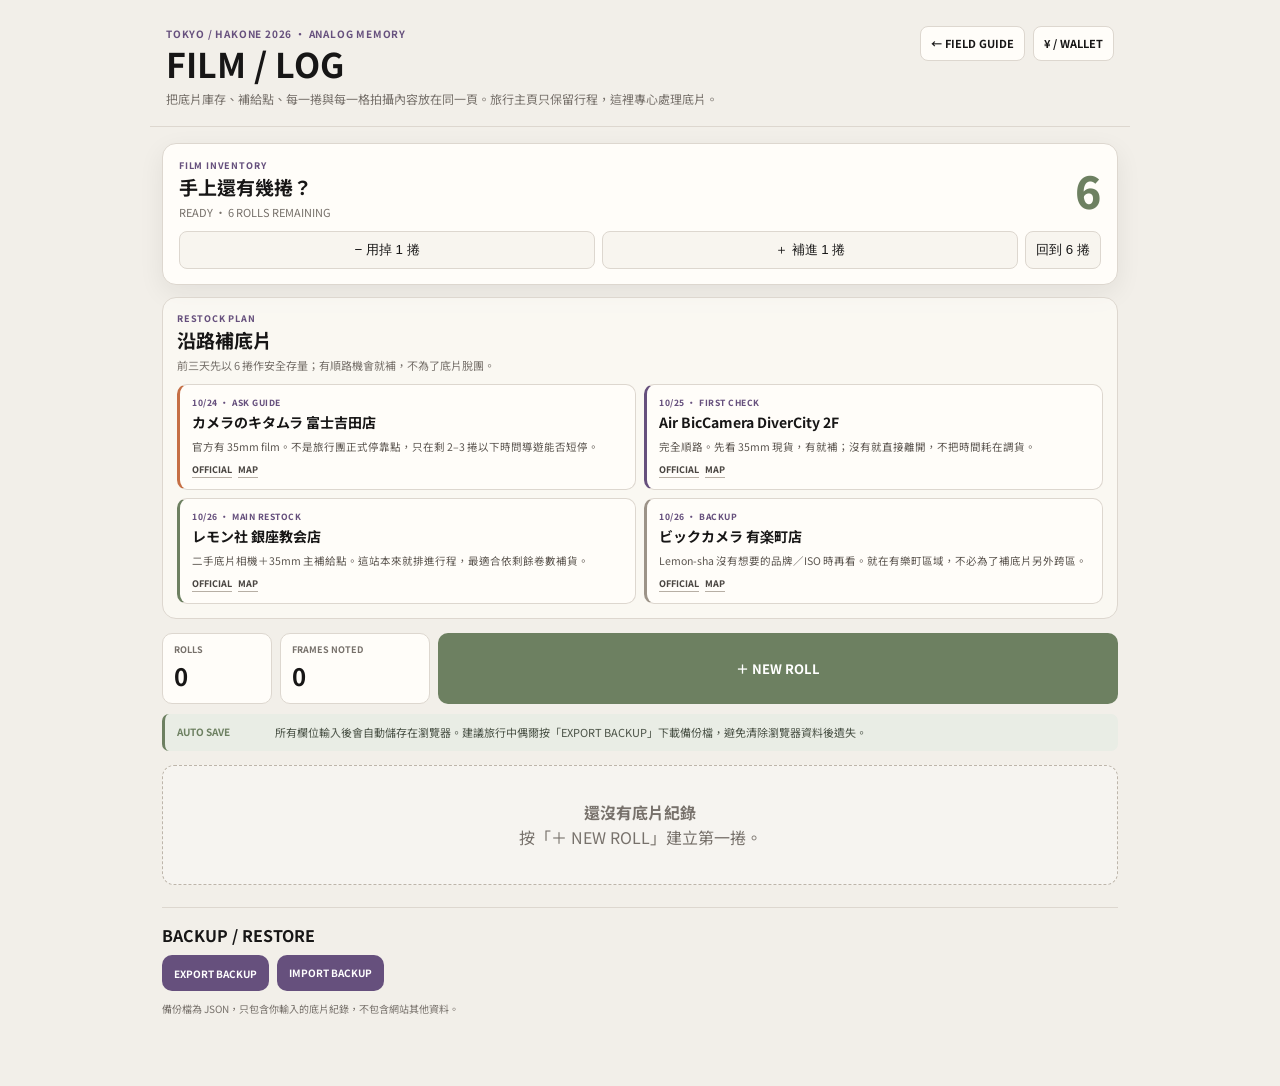
<file: film-log.html>
<!doctype html>
<html lang="zh-Hant">
<head>
<meta charset="utf-8"/>
<meta name="viewport" content="width=device-width,initial-scale=1"/>
<meta name="theme-color" content="#f4f1ea"/>
<meta name="apple-mobile-web-app-capable" content="yes"/>
<title>35MM FILM LOG — TOKYO / HAKONE 2026</title>
<link rel="preconnect" href="https://fonts.googleapis.com">
<link rel="preconnect" href="https://fonts.gstatic.com" crossorigin>
<link href="https://fonts.googleapis.com/css2?family=Noto+Sans+TC:wght@400;500;600;700&display=swap" rel="stylesheet">
<link rel="stylesheet" href="film-log.css?v=17.2"/>
</head>
<body>
<header class="film-header">
  <div>
    <p class="kicker">TOKYO / HAKONE 2026 · ANALOG MEMORY</p>
    <h1>FILM / LOG</h1>
    <p class="sub">把底片庫存、補給點、每一捲與每一格拍攝內容放在同一頁。旅行主頁只保留行程，這裡專心處理底片。</p>
  </div>
  <div style="display:flex;gap:8px;flex-wrap:wrap"><a class="back" href="index.html">← FIELD GUIDE</a><a class="back" href="wallet.html">¥ / WALLET</a></div>
</header>

<main>
<section class="film-supply-board">
  <div class="inventory-card" id="filmCounter">
    <div class="inventory-copy">
      <span class="supply-kicker">FILM INVENTORY</span>
      <h2>手上還有幾捲？</h2>
      <p id="filmStatus">READY · 6 ROLLS REMAINING</p>
    </div>
    <div class="inventory-number" id="filmCount">6</div>
    <div class="inventory-actions">
      <button id="filmMinus" type="button">− 用掉 1 捲</button>
      <button id="filmPlus" type="button">＋ 補進 1 捲</button>
      <button id="filmReset" type="button">回到 6 捲</button>
    </div>
  </div>

  <div class="supply-plan">
    <div class="supply-plan-head">
      <span class="supply-kicker">RESTOCK PLAN</span>
      <h2>沿路補底片</h2>
      <p>前三天先以 6 捲作安全存量；有順路機會就補，不為了底片脫團。</p>
    </div>
    <div class="supply-grid">
      <article class="supply-card emergency">
        <span>10/24 · ASK GUIDE</span>
        <h3>カメラのキタムラ 富士吉田店</h3>
        <p>官方有 35mm film。不是旅行團正式停靠點，只在剩 2–3 捲以下時問導遊能否短停。</p>
        <div class="supply-links"><a href="https://store.kitamura.jp/kitamura/detail/4989/" target="_blank" rel="noopener">OFFICIAL</a><a href="https://maps.google.com/?q=カメラのキタムラ+富士吉田+富士吉田店" target="_blank" rel="noopener">MAP</a></div>
      </article>
      <article class="supply-card check">
        <span>10/25 · FIRST CHECK</span>
        <h3>Air BicCamera DiverCity 2F</h3>
        <p>完全順路。先看 35mm 現貨，有就補；沒有就直接離開，不把時間耗在調貨。</p>
        <div class="supply-links"><a href="https://www.biccamera.com/bc/i/shop/shoplist/shop407.jsp" target="_blank" rel="noopener">OFFICIAL</a><a href="https://maps.google.com/?q=Air+BicCamera+DiverCity+Tokyo+Plaza" target="_blank" rel="noopener">MAP</a></div>
      </article>
      <article class="supply-card main">
        <span>10/26 · MAIN RESTOCK</span>
        <h3>レモン社 銀座教会店</h3>
        <p>二手底片相機＋35mm 主補給點。這站本來就排進行程，最適合依剩餘卷數補貨。</p>
        <div class="supply-links"><a href="https://lemonsha.com/store" target="_blank" rel="noopener">OFFICIAL</a><a href="https://maps.google.com/?q=レモン社+銀座教会店" target="_blank" rel="noopener">MAP</a></div>
      </article>
      <article class="supply-card backup">
        <span>10/26 · BACKUP</span>
        <h3>ビックカメラ 有楽町店</h3>
        <p>Lemon-sha 沒有想要的品牌／ISO 時再看。就在有樂町區域，不必為了補底片另外跨區。</p>
        <div class="supply-links"><a href="https://www.biccamera.com/bc/i/shop/shoplist/shop014.jsp" target="_blank" rel="noopener">OFFICIAL</a><a href="https://maps.google.com/?q=ビックカメラ+有楽町店" target="_blank" rel="noopener">MAP</a></div>
      </article>
    </div>
  </div>
</section>

<section class="toolbar">
  <div class="stat"><span>ROLLS</span><b id="rollCount">0</b></div>
  <div class="stat"><span>FRAMES NOTED</span><b id="frameNoted">0</b></div>
  <button class="primary" id="addRoll" type="button">＋ NEW ROLL</button>
</section>

<section class="backup-note">
  <b>AUTO SAVE</b>
  <span>所有欄位輸入後會自動儲存在瀏覽器。建議旅行中偶爾按「EXPORT BACKUP」下載備份檔，避免清除瀏覽器資料後遺失。</span>
</section>

<section id="rollList" class="roll-list" aria-live="polite"></section>

<section class="data-tools">
  <h2>BACKUP / RESTORE</h2>
  <div class="data-actions">
    <button id="exportData" type="button">EXPORT BACKUP</button>
    <label class="import-label">IMPORT BACKUP<input id="importData" type="file" accept="application/json,.json"/></label>
  </div>
  <p>備份檔為 JSON，只包含你輸入的底片紀錄，不包含網站其他資料。</p>
</section>
</main>

<template id="rollTemplate">
<article class="roll-card">
  <div class="roll-head">
    <div>
      <span class="roll-index"></span>
      <h2 class="roll-title">UNTITLED ROLL</h2>
    </div>
    <button class="collapse" type="button" aria-label="收合底片">−</button>
  </div>
  <div class="roll-body">
    <div class="meta-grid">
      <label><span>ROLL NAME / 編號</span><input data-field="name" placeholder="例如 TOKYO 01"/></label>
      <label><span>FILM / 廠牌・型號</span><input data-field="film" placeholder="Kodak Gold 200"/></label>
      <label><span>ISO</span><input data-field="iso" inputmode="numeric" placeholder="200"/></label>
      <label><span>CAMERA</span><input data-field="camera" placeholder="Rollei Prego 70"/></label>
      <label><span>LOADED / 裝片</span><input data-field="loaded" type="date"/></label>
      <label><span>FINISHED / 拍完</span><input data-field="finished" type="date"/></label>
      <label><span>FRAMES</span><select data-field="frames"><option value="36">36</option><option value="37">37</option><option value="38">38</option></select></label>
      <label><span>STATUS</span><select data-field="status"><option value="loaded">IN CAMERA</option><option value="finished">FINISHED</option><option value="developed">DEVELOPED</option><option value="scanned">SCANNED</option></select></label>
    </div>
    <label class="roll-note"><span>ROLL NOTE</span><textarea data-field="note" rows="2" placeholder="例如：前三天富士山／箱根；偏向秋色、街景"></textarea></label>

    <div class="frame-head">
      <div><span>FRAME NOTES</span><b class="frame-progress">0 / 36 noted</b></div>
      <button class="fill-date" type="button">TODAY → EMPTY DATES</button>
    </div>
    <div class="frames"></div>

    <div class="roll-actions">
      <button class="duplicate" type="button">DUPLICATE ROLL</button>
      <button class="delete" type="button">DELETE ROLL</button>
    </div>
  </div>
</article>
</template>

<script src="film-log.js?v=17.1"></script>
</body>
</html>
</file>
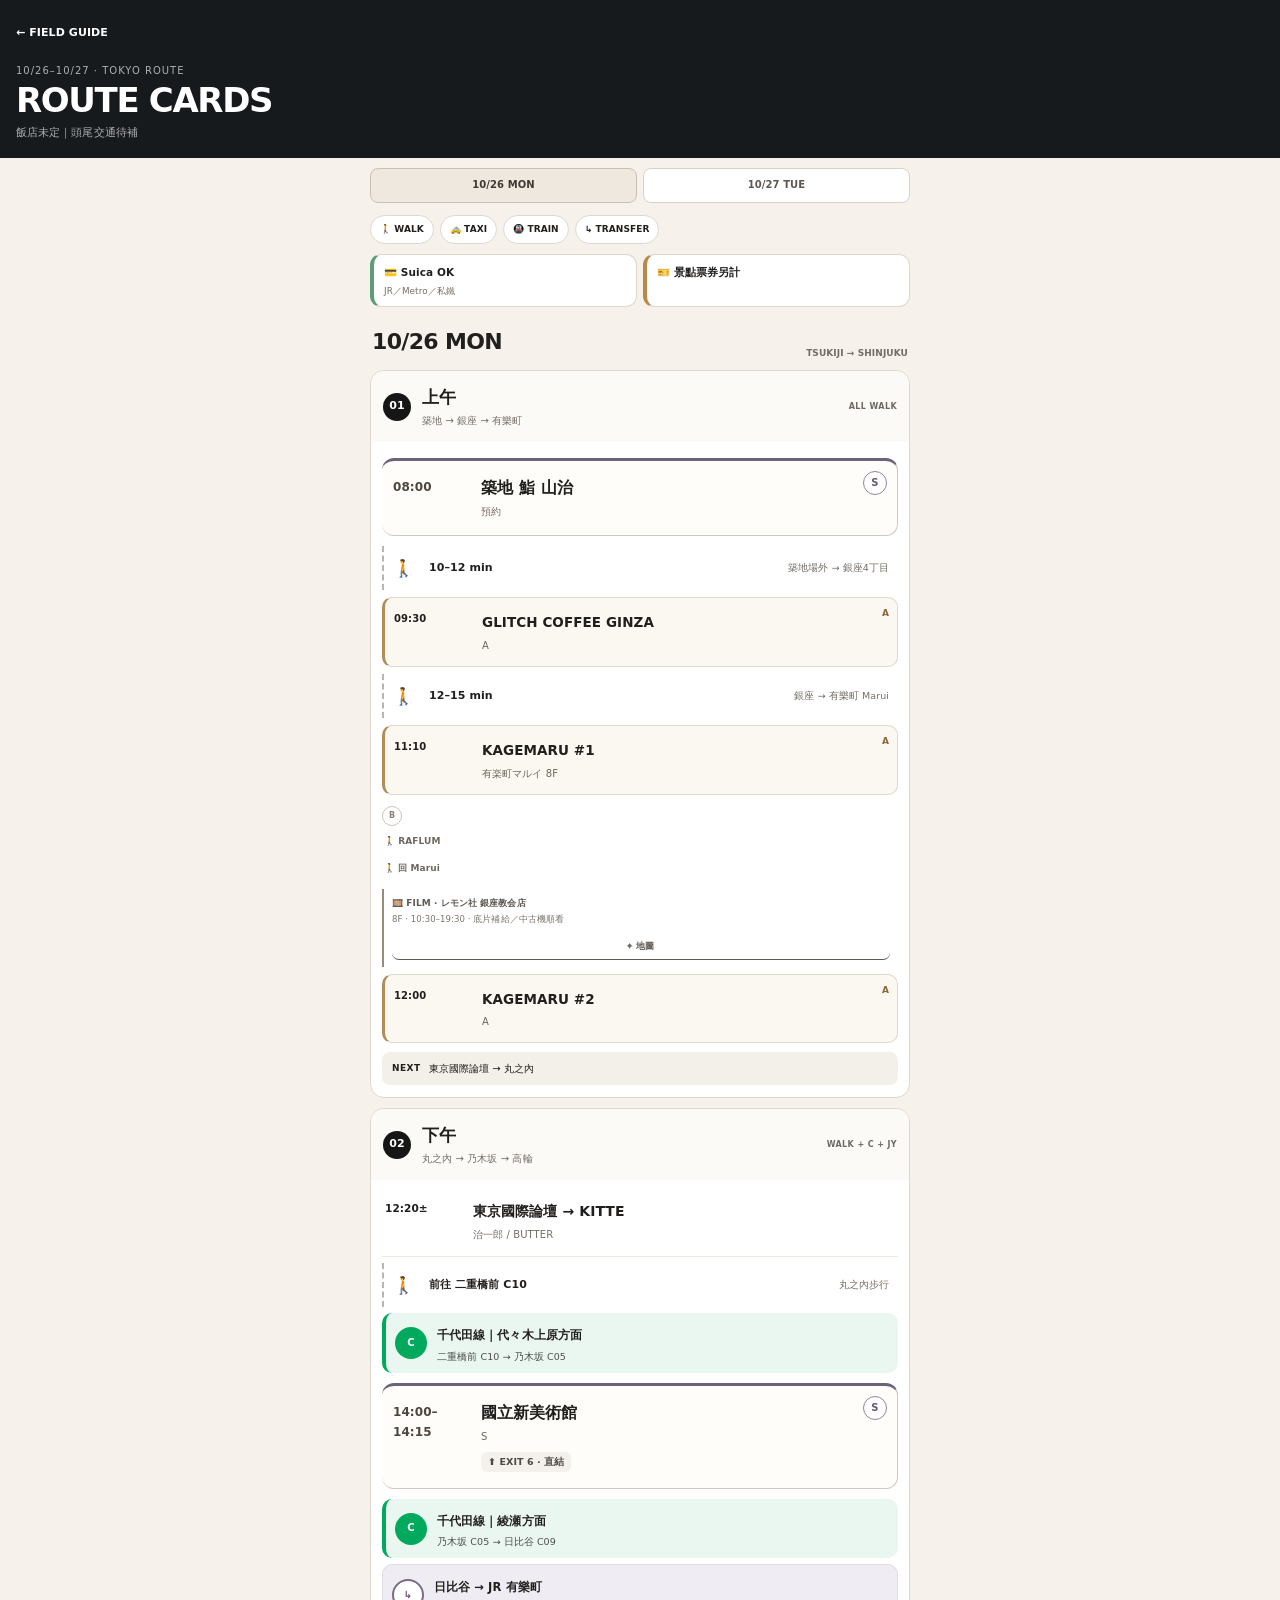
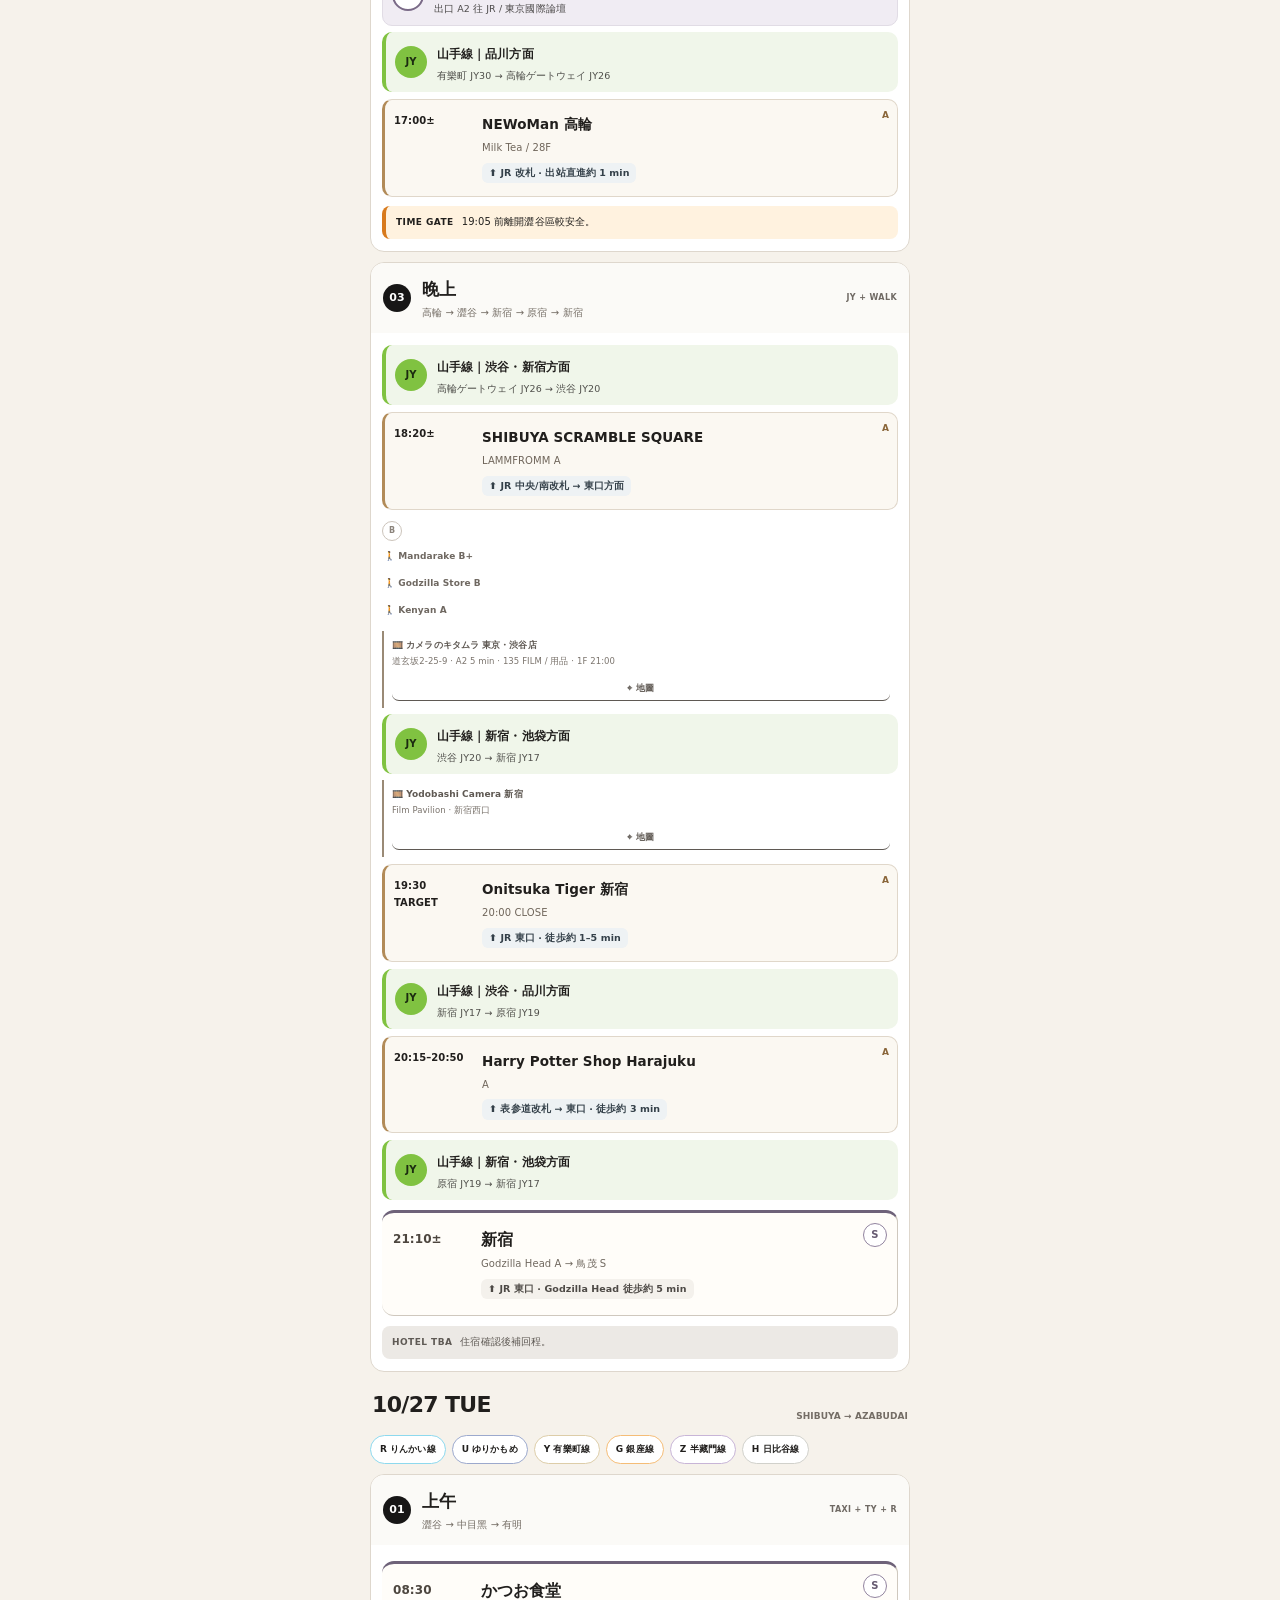
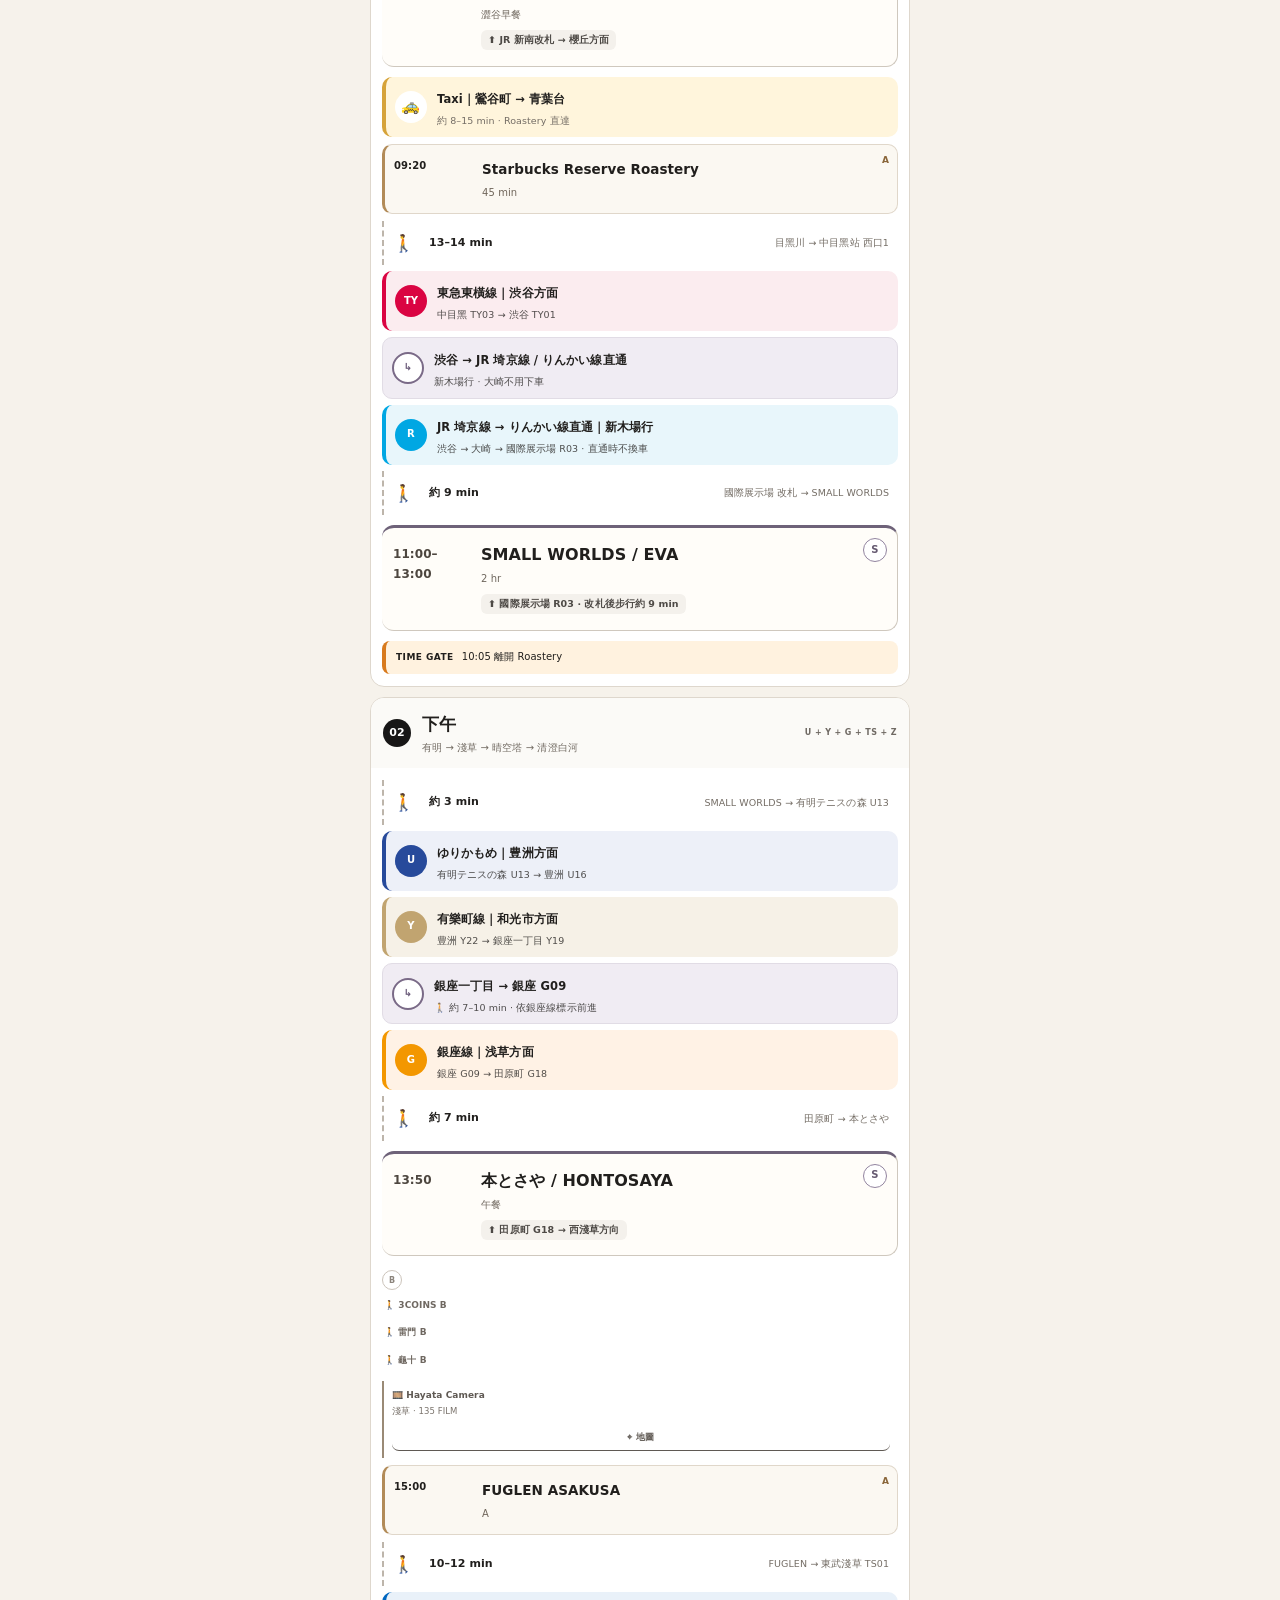
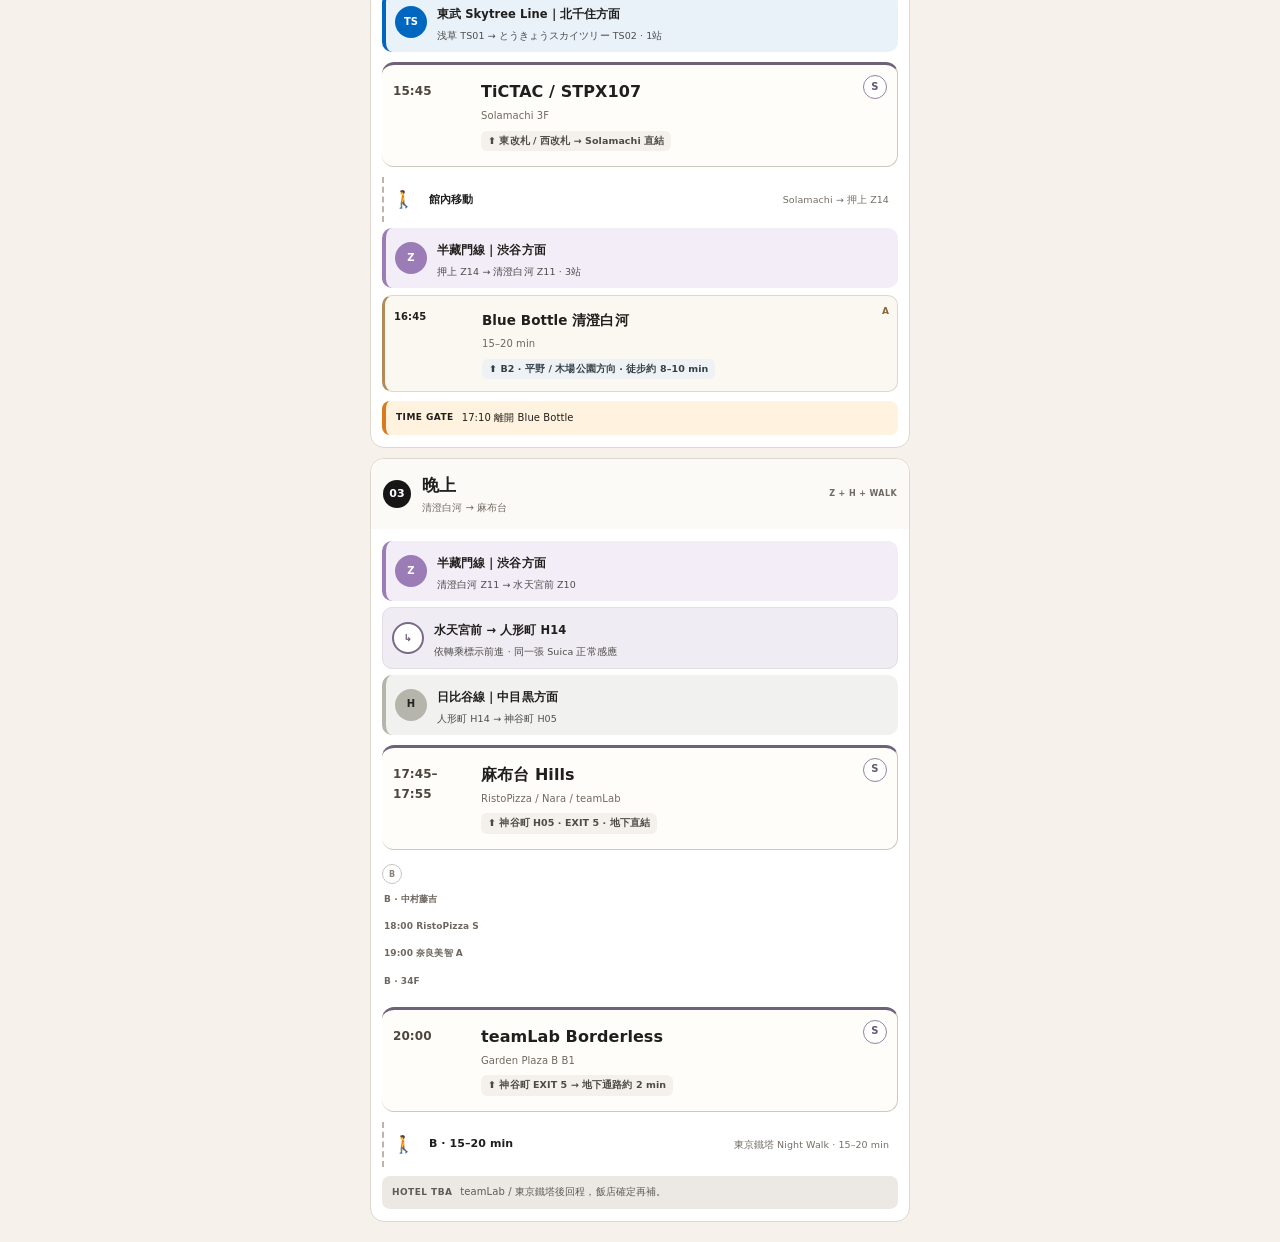
<file: route-map.html>
<!DOCTYPE html>

<html lang="zh-Hant"><head><meta charset="utf-8"/><meta content="width=device-width,initial-scale=1" name="viewport"/><meta content="#f4f1ea" name="theme-color"/><title>10/26–10/27 ROUTE CARDS v25.5 — Tokyo Field Guide</title><link href="style.css?v=25.5" rel="stylesheet"/><link href="route-map.css?v=25.6" rel="stylesheet"/></head><body class="route-page">
<header class="route-hero"><a class="back" href="index.html">← FIELD GUIDE</a><p>10/26–10/27 · TOKYO ROUTE</p><h1>ROUTE CARDS</h1><span>飯店未定｜頭尾交通待補</span></header>
<main class="route-main">
<nav class="day-switch"><a class="active" href="#route1026">10/26 MON</a><a href="#route1027">10/27 TUE</a></nav><section class="route-key"><span>🚶 WALK</span><span>🚕 TAXI</span><span>🚇 TRAIN</span><span>↳ TRANSFER</span></section><section class="pay-strip"><div><b>💳 Suica OK</b><small>JR／Metro／私鐵</small></div><div><b>🎫 景點票券另計</b></div></section><section class="route-day" id="route1026"><div class="route-day-head"><h2>10/26 MON</h2><span>TSUKIJI → SHINJUKU</span></div>
<details class="route-fold" open=""><summary><span class="fold-no">01</span><div><b>上午</b><small>築地 → 銀座 → 有樂町</small></div><em>ALL WALK</em></summary><div class="fold-body">
<div class="place priority-s"><time>08:00</time><div><b>築地 鮨 山治</b><small>預約</small></div></div>
<div class="travel walk"><span>🚶</span><b>10–12 min</b><small>築地場外 → 銀座4丁目</small></div>
<div class="place priority-a"><time>09:30</time><div><b>GLITCH COFFEE GINZA</b><small>A</small></div></div>
<div class="travel walk"><span>🚶</span><b>12–15 min</b><small>銀座 → 有樂町 Marui</small></div>
<div class="place priority-a"><time>11:10</time><div><b>KAGEMARU #1</b><small>有楽町マルイ 8F</small></div></div>
<div class="mini"><span>🚶 RAFLUM</span><span>🚶 回 Marui</span></div>
<div class="route-extra film"><b>🎞️ FILM · レモン社 銀座教会店</b><small>8F · 10:30–19:30 · 底片補給／中古機順看</small><a href="https://maps.google.com/?q=レモン社+銀座教会店" rel="noopener" target="_blank">⌖ 地圖</a></div>
<div class="place priority-a"><time>12:00</time><div><b>KAGEMARU #2</b><small>A</small></div></div>
<div class="hint"><b>NEXT</b><span>東京國際論壇 → 丸之內</span></div>
</div></details>
<details class="route-fold" open=""><summary><span class="fold-no">02</span><div><b>下午</b><small>丸之內 → 乃木坂 → 高輪</small></div><em>WALK + C + JY</em></summary><div class="fold-body">
<div class="place"><time>12:20±</time><div><b>東京國際論壇 → KITTE</b><small>治一郎 / BUTTER</small></div></div>
<div class="travel walk"><span>🚶</span><b>前往 二重橋前 C10</b><small>丸之內步行</small></div>
<div class="travel rail c"><span>C</span><div><b>千代田線｜代々木上原方面</b><small>二重橋前 C10 → 乃木坂 C05</small></div></div>
<div class="place important priority-s"><time>14:00–14:15</time><div><b>國立新美術館</b><small>S</small><div class="exit">⬆️ EXIT 6 · 直結</div></div></div>
<div class="travel rail c"><span>C</span><div><b>千代田線｜綾瀬方面</b><small>乃木坂 C05 → 日比谷 C09</small></div></div>
<div class="travel transfer"><span>↳</span><div><b>日比谷 → JR 有樂町</b><small>出口 A2 往 JR / 東京國際論壇</small></div></div>
<div class="travel rail jy"><span>JY</span><div><b>山手線｜品川方面</b><small>有樂町 JY30 → 高輪ゲートウェイ JY26</small></div></div>
<div class="place priority-a"><time>17:00±</time><div><b>NEWoMan 高輪</b><small>Milk Tea / 28F</small><div class="exit">⬆️ JR 改札 · 出站直進約 1 min</div></div></div>
<div class="hint warn"><b>TIME GATE</b><span>19:05 前離開澀谷區較安全。</span></div>
</div></details>
<details class="route-fold" open=""><summary><span class="fold-no">03</span><div><b>晚上</b><small>高輪 → 澀谷 → 新宿 → 原宿 → 新宿</small></div><em>JY + WALK</em></summary><div class="fold-body">
<div class="travel rail jy"><span>JY</span><div><b>山手線｜渋谷・新宿方面</b><small>高輪ゲートウェイ JY26 → 渋谷 JY20</small></div></div>
<div class="place priority-a"><time>18:20±</time><div><b>SHIBUYA SCRAMBLE SQUARE</b><small>LAMMFROMM A</small><div class="exit">⬆️ JR 中央/南改札 → 東口方面</div></div></div>
<div class="mini"><span>🚶 Mandarake B+</span><span>🚶 Godzilla Store B</span><span>🚶 Kenyan A</span></div>
<div class="route-extra film"><b>🎞️ カメラのキタムラ 東京・渋谷店</b><small>道玄坂2-25-9 · A2 5 min · 135 FILM / 用品 · 1F 21:00</small><a href="https://maps.google.com/?q=カメラのキタムラ+東京+渋谷店" rel="noopener" target="_blank">⌖ 地圖</a></div>
<div class="travel rail jy"><span>JY</span><div><b>山手線｜新宿・池袋方面</b><small>渋谷 JY20 → 新宿 JY17</small></div></div>
<div class="route-extra film"><b>🎞️ Yodobashi Camera 新宿</b><small>Film Pavilion · 新宿西口</small><a href="https://maps.google.com/?q=Yodobashi+Camera+Shinjuku+Camera+Pavilion" rel="noopener" target="_blank">⌖ 地圖</a></div>
<div class="place important priority-a"><time>19:30 TARGET</time><div><b>Onitsuka Tiger 新宿</b><small>20:00 CLOSE</small><div class="exit">⬆️ JR 東口 · 徒歩約 1–5 min</div></div></div>
<div class="travel rail jy"><span>JY</span><div><b>山手線｜渋谷・品川方面</b><small>新宿 JY17 → 原宿 JY19</small></div></div>
<div class="place priority-a"><time>20:15–20:50</time><div><b>Harry Potter Shop Harajuku</b><small>A</small><div class="exit">⬆️ 表参道改札 → 東口 · 徒歩約 3 min</div></div></div>
<div class="travel rail jy"><span>JY</span><div><b>山手線｜新宿・池袋方面</b><small>原宿 JY19 → 新宿 JY17</small></div></div>
<div class="place priority-s"><time>21:10±</time><div><b>新宿</b><small>Godzilla Head A → 鳥茂 S</small><div class="exit">⬆️ JR 東口 · Godzilla Head 徒歩約 5 min</div></div></div>
<div class="hint tba"><b>HOTEL TBA</b><span>住宿確認後補回程。</span></div>
</div></details>
</section>
<section class="route-day" id="route1027"><div class="route-day-head"><h2>10/27 TUE</h2><span>SHIBUYA → AZABUDAI</span></div>
<section class="route-key"><span class="key-line r">R りんかい線</span><span class="key-line u">U ゆりかもめ</span><span class="key-line y">Y 有樂町線</span><span class="key-line g">G 銀座線</span><span class="key-line z">Z 半藏門線</span><span class="key-line h">H 日比谷線</span></section>
<details class="route-fold" open=""><summary><span class="fold-no">01</span><div><b>上午</b><small>澀谷 → 中目黑 → 有明</small></div><em>TAXI + TY + R</em></summary><div class="fold-body">
<div class="place priority-s"><time>08:30</time><div><b>かつお食堂</b><small>澀谷早餐</small><div class="exit">⬆️ JR 新南改札 → 櫻丘方面</div></div></div>
<div class="travel taxi"><span>🚕</span><div><b>Taxi｜鶯谷町 → 青葉台</b><small>約 8–15 min · Roastery 直達</small></div></div>
<div class="place priority-a"><time>09:20</time><div><b>Starbucks Reserve Roastery</b><small>45 min</small></div></div>
<div class="travel walk"><span>🚶</span><b>13–14 min</b><small>目黑川 → 中目黑站 西口1</small></div>
<div class="travel rail ty"><span>TY</span><div><b>東急東橫線｜渋谷方面</b><small>中目黑 TY03 → 渋谷 TY01</small></div></div>
<div class="travel transfer"><span>↳</span><div><b>渋谷 → JR 埼京線 / りんかい線直通</b><small>新木場行 · 大崎不用下車</small></div></div>
<div class="travel rail r"><span>R</span><div><b>JR 埼京線 → りんかい線直通｜新木場行</b><small>渋谷 → 大崎 → 國際展示場 R03 · 直通時不換車</small></div></div>
<div class="travel walk"><span>🚶</span><b>約 9 min</b><small>國際展示場 改札 → SMALL WORLDS</small></div>
<div class="place important priority-s"><time>11:00–13:00</time><div><b>SMALL WORLDS / EVA</b><small>2 hr</small><div class="exit">⬆️ 國際展示場 R03 · 改札後步行約 9 min</div></div></div>
<div class="hint warn"><b>TIME GATE</b><span>10:05 離開 Roastery</span></div>
</div></details>
<details class="route-fold" open=""><summary><span class="fold-no">02</span><div><b>下午</b><small>有明 → 淺草 → 晴空塔 → 清澄白河</small></div><em>U + Y + G + TS + Z</em></summary><div class="fold-body">
<div class="travel walk"><span>🚶</span><b>約 3 min</b><small>SMALL WORLDS → 有明テニスの森 U13</small></div>
<div class="travel rail u"><span>U</span><div><b>ゆりかもめ｜豊洲方面</b><small>有明テニスの森 U13 → 豊洲 U16</small></div></div>
<div class="travel rail y"><span>Y</span><div><b>有樂町線｜和光市方面</b><small>豊洲 Y22 → 銀座一丁目 Y19</small></div></div>
<div class="travel transfer"><span>↳</span><div><b>銀座一丁目 → 銀座 G09</b><small>🚶 約 7–10 min · 依銀座線標示前進</small></div></div>
<div class="travel rail g"><span>G</span><div><b>銀座線｜浅草方面</b><small>銀座 G09 → 田原町 G18</small></div></div>
<div class="travel walk"><span>🚶</span><b>約 7 min</b><small>田原町 → 本とさや</small></div>
<div class="place important priority-s"><time>13:50</time><div><b>本とさや / HONTOSAYA</b><small>午餐</small><div class="exit">⬆️ 田原町 G18 → 西淺草方向</div></div></div>
<div class="mini"><span>🚶 3COINS B</span><span>🚶 雷門 B</span><span>🚶 龜十 B</span></div>
<div class="route-extra film"><b>🎞️ Hayata Camera</b><small>淺草 · 135 FILM</small><a href="https://maps.google.com/?q=Hayata+Camera+Asakusa" rel="noopener" target="_blank">⌖ 地圖</a></div>
<div class="place priority-a"><time>15:00</time><div><b>FUGLEN ASAKUSA</b><small>A</small></div></div>
<div class="travel walk"><span>🚶</span><b>10–12 min</b><small>FUGLEN → 東武淺草 TS01</small></div>
<div class="travel rail ts"><span>TS</span><div><b>東武 Skytree Line｜北千住方面</b><small>浅草 TS01 → とうきょうスカイツリー TS02 · 1站</small></div></div>
<div class="place important priority-s"><time>15:45</time><div><b>TiCTAC / STPX107</b><small>Solamachi 3F</small><div class="exit">⬆️ 東改札 / 西改札 → Solamachi 直結</div></div></div>
<div class="travel walk"><span>🚶</span><b>館內移動</b><small>Solamachi → 押上 Z14</small></div>
<div class="travel rail z"><span>Z</span><div><b>半藏門線｜渋谷方面</b><small>押上 Z14 → 清澄白河 Z11 · 3站</small></div></div>
<div class="place priority-a"><time>16:45</time><div><b>Blue Bottle 清澄白河</b><small>15–20 min</small><div class="exit">⬆️ B2 · 平野 / 木場公園方向 · 徒步約 8–10 min</div></div></div>
<div class="hint warn"><b>TIME GATE</b><span>17:10 離開 Blue Bottle</span></div>
</div></details>
<details class="route-fold" open=""><summary><span class="fold-no">03</span><div><b>晚上</b><small>清澄白河 → 麻布台</small></div><em>Z + H + WALK</em></summary><div class="fold-body">
<div class="travel rail z"><span>Z</span><div><b>半藏門線｜渋谷方面</b><small>清澄白河 Z11 → 水天宮前 Z10</small></div></div>
<div class="travel transfer"><span>↳</span><div><b>水天宮前 → 人形町 H14</b><small>依轉乘標示前進 · 同一張 Suica 正常感應</small></div></div>
<div class="travel rail h"><span>H</span><div><b>日比谷線｜中目黒方面</b><small>人形町 H14 → 神谷町 H05</small></div></div>
<div class="place important priority-s"><time>17:45–17:55</time><div><b>麻布台 Hills</b><small>RistoPizza / Nara / teamLab</small><div class="exit">⬆️ 神谷町 H05 · EXIT 5 · 地下直結</div></div></div>
<div class="mini"><span>B · 中村藤吉</span><span>18:00 RistoPizza S</span><span>19:00 奈良美智 A</span><span>B · 34F</span></div>
<div class="place important priority-s"><time>20:00</time><div><b>teamLab Borderless</b><small>Garden Plaza B B1</small><div class="exit">⬆️ 神谷町 EXIT 5 → 地下通路約 2 min</div></div></div>
<div class="travel walk"><span>🚶</span><b>B · 15–20 min</b><small>東京鐵塔 Night Walk · 15–20 min</small></div>
<div class="hint tba"><b>HOTEL TBA</b><span>teamLab / 東京鐵塔後回程，飯店確定再補。</span></div>
</div></details>
</section>
</main></body></html>
</file>
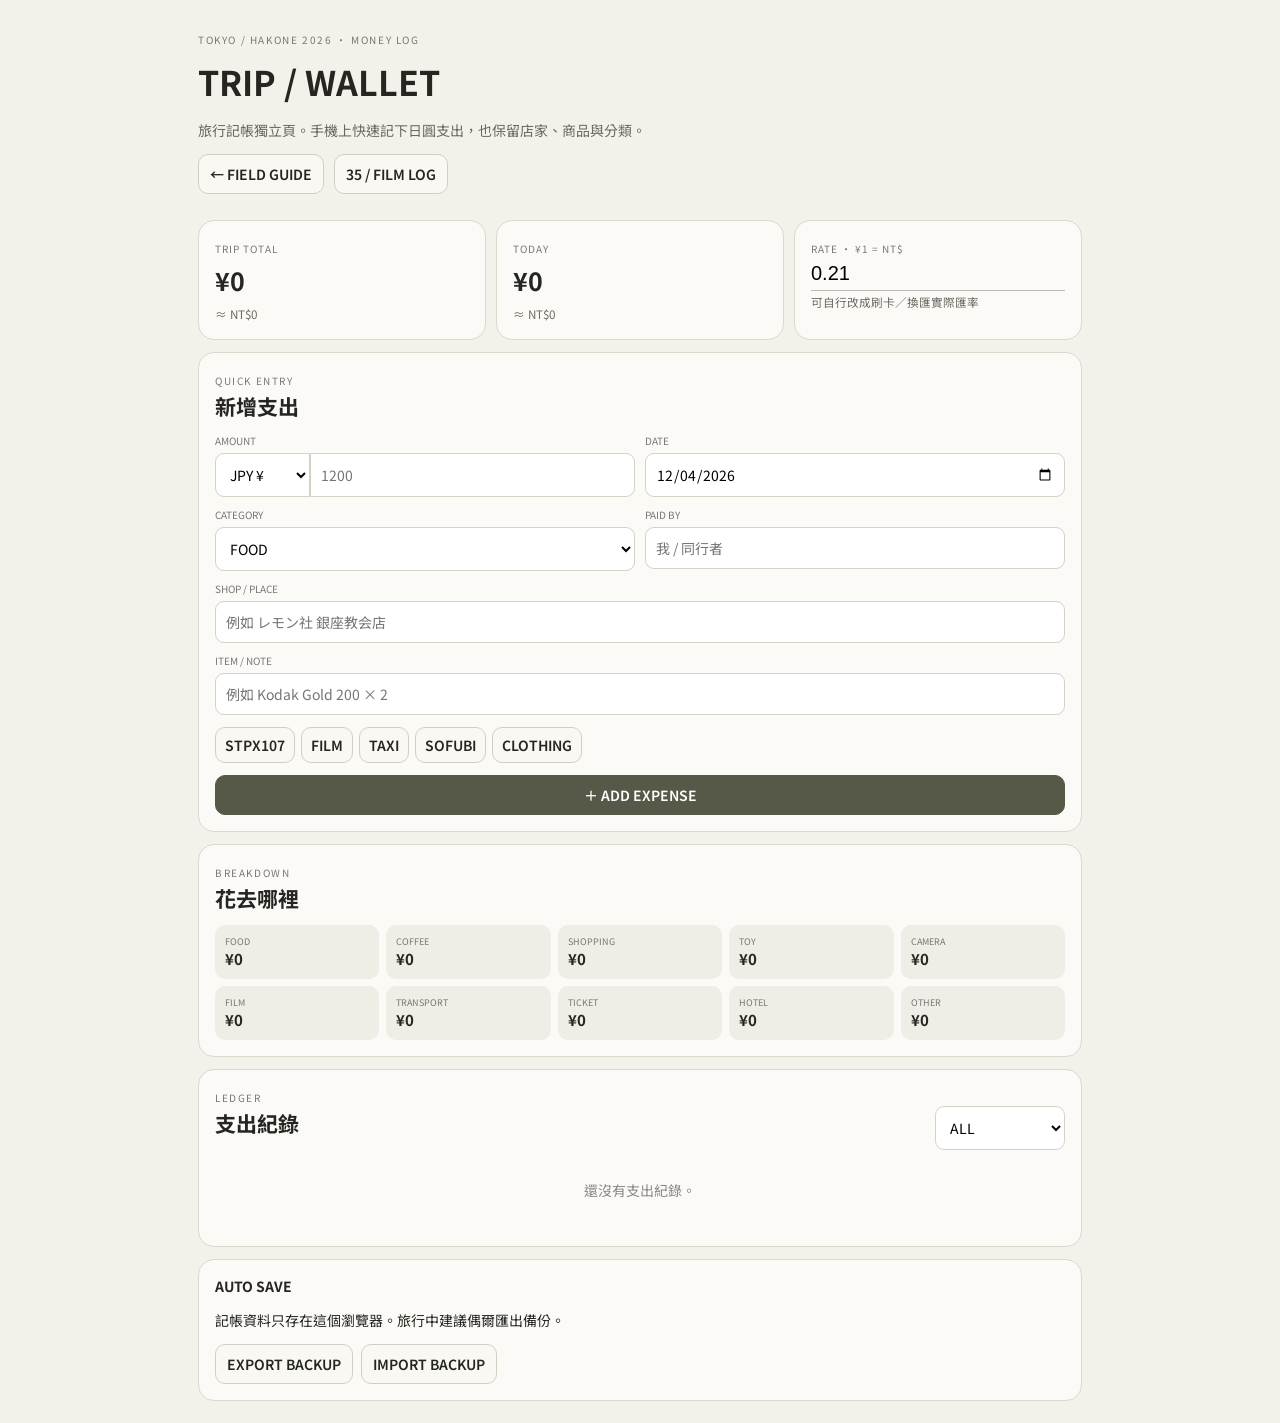
<file: wallet.html>
<!doctype html><html lang="zh-Hant"><head><meta charset="utf-8"><meta name="viewport" content="width=device-width,initial-scale=1"><meta name="theme-color" content="#f4f1ea"><title>TRIP WALLET — TOKYO / HAKONE 2026</title><link rel="preconnect" href="https://fonts.googleapis.com"><link rel="preconnect" href="https://fonts.gstatic.com" crossorigin><link href="https://fonts.googleapis.com/css2?family=Noto+Sans+TC:wght@400;500;600;700&display=swap" rel="stylesheet"><link rel="stylesheet" href="wallet.css?v=17.3"></head><body>
<header><div><p class="kicker">TOKYO / HAKONE 2026 · MONEY LOG</p><h1>TRIP / WALLET</h1><p class="sub">旅行記帳獨立頁。手機上快速記下日圓支出，也保留店家、商品與分類。</p></div><nav><a href="index.html">← FIELD GUIDE</a><a href="film-log.html">35 / FILM LOG</a></nav></header>
<main>
<section class="summary"><article><span>TRIP TOTAL</span><b id="tripJpy">¥0</b><small id="tripTwd">≈ NT$0</small></article><article><span>TODAY</span><b id="todayJpy">¥0</b><small id="todayTwd">≈ NT$0</small></article><article class="rate"><span>RATE · ¥1 = NT$</span><input id="rate" type="number" min="0" step="0.001" value="0.21"><small>可自行改成刷卡／換匯實際匯率</small></article></section>
<section class="entry"><div class="section-head"><span>QUICK ENTRY</span><h2>新增支出</h2></div><div id="prefillNotice" class="prefill-notice" hidden></div><div class="entry-grid"><label><span>AMOUNT</span><div class="money-input"><select id="currency"><option value="JPY">JPY ¥</option><option value="TWD">TWD NT$</option></select><input id="amount" type="number" inputmode="decimal" placeholder="1200"></div></label><label><span>DATE</span><input id="date" type="date"></label><label><span>CATEGORY</span><select id="category"><option>FOOD</option><option>COFFEE</option><option>SHOPPING</option><option>TOY</option><option>CAMERA</option><option>FILM</option><option>TRANSPORT</option><option>TICKET</option><option>HOTEL</option><option>OTHER</option></select></label><label><span>PAID BY</span><input id="payer" placeholder="我 / 同行者"></label><label class="wide"><span>SHOP / PLACE</span><input id="place" placeholder="例如 レモン社 銀座教会店"></label><label class="wide"><span>ITEM / NOTE</span><input id="item" placeholder="例如 Kodak Gold 200 × 2"></label></div><div class="quick"><button data-q="STPX107" data-cat="SHOPPING">STPX107</button><button data-q="FILM" data-cat="FILM">FILM</button><button data-q="TAXI" data-cat="TRANSPORT">TAXI</button><button data-q="SOFUBI" data-cat="TOY">SOFUBI</button><button data-q="CLOTHING" data-cat="SHOPPING">CLOTHING</button></div><button class="add" id="addExpense">＋ ADD EXPENSE</button></section>
<section class="breakdown"><div class="section-head"><span>BREAKDOWN</span><h2>花去哪裡</h2></div><div id="categories" class="cat-grid"></div></section>
<section class="ledger"><div class="ledger-head"><div><span>LEDGER</span><h2>支出紀錄</h2></div><select id="filter"><option value="ALL">ALL</option><option>FOOD</option><option>COFFEE</option><option>SHOPPING</option><option>TOY</option><option>CAMERA</option><option>FILM</option><option>TRANSPORT</option><option>TICKET</option><option>HOTEL</option><option>OTHER</option></select></div><div id="list"></div></section>
<section class="data"><b>AUTO SAVE</b><p>記帳資料只存在這個瀏覽器。旅行中建議偶爾匯出備份。</p><div><button id="export">EXPORT BACKUP</button><label>IMPORT BACKUP<input id="import" type="file" accept="application/json,.json"></label></div></section>
</main><script src="wallet.js?v=17.3"></script></body></html>
</file>
<file: style.css>
:root{--bg:#f2efe9;--paper:#fffdf9;--ink:#171616;--muted:#77716b;--line:#ddd7cf;--purple:#66507d;--green:#6d8061;--orange:#c56f45;--route:#ece8f0;--shadow:0 8px 26px rgba(33,27,23,.07)}
*{box-sizing:border-box}html{scroll-behavior:smooth;background:var(--bg)}body{margin:0;background:var(--bg);color:var(--ink);font-family:"Noto Sans TC",system-ui,sans-serif;line-height:1.65;overflow-x:hidden}a{color:inherit}.scanlines{display:none}
.hero{min-height:255px;background:var(--paper);border-bottom:1px solid var(--line);position:relative;overflow:hidden}.hero-art{display:none}.hero-shade{display:none}.hero-copy{max-width:980px;margin:auto;padding:38px 20px 30px;color:var(--ink);position:relative}.hero-copy:after{content:"";position:absolute;width:88px;height:7px;right:22px;top:42px;background:linear-gradient(90deg,var(--purple) 0 68%,var(--green) 68%)}.system-row{display:flex;gap:16px;flex-wrap:wrap;font:500 9px/1 "IBM Plex Mono",monospace;letter-spacing:.12em;color:var(--muted)}.system-row span{padding-right:14px;border-right:1px solid var(--line)}.eyebrow{font:500 11px/1.4 "IBM Plex Mono",monospace;color:var(--purple);letter-spacing:.13em;margin:36px 0 8px}h1{font-family:"Barlow Condensed",sans-serif;font-size:clamp(54px,10vw,96px);line-height:.78;letter-spacing:-.025em;margin:0;font-weight:600}h1 span{color:var(--ink)}.subtitle{font:500 11px/1.4 "IBM Plex Mono",monospace;color:var(--muted);letter-spacing:.11em;margin:18px 0 13px}.hero-tags{display:flex;gap:6px;flex-wrap:wrap}.hero-tags span{border:1px solid var(--line);background:#f8f5ef;padding:5px 8px;font:500 9px/1 "IBM Plex Mono",monospace}.hero-brief{margin-top:17px;max-width:610px;display:grid;grid-template-columns:88px 1fr;border-top:1px solid var(--line);border-bottom:1px solid var(--line)}.hero-brief b{color:var(--purple);padding:8px 0;font:700 11px/1.4 "Barlow Condensed",sans-serif;letter-spacing:.12em}.hero-brief span{padding:7px 10px;font-size:12px}
.day-nav{position:sticky;top:0;z-index:50;display:flex;overflow:auto;background:rgba(255,253,249,.95);backdrop-filter:blur(14px);border-bottom:1px solid var(--line);box-shadow:0 3px 14px rgba(0,0,0,.04)}.day-btn{border:0;border-right:1px solid var(--line);background:transparent;color:var(--ink);padding:10px 15px;min-width:130px;display:flex;align-items:center;gap:8px;cursor:pointer}.day-btn b{font:600 24px/1 "Barlow Condensed"}.day-btn span{font:500 9px/1.2 "IBM Plex Mono",monospace}.day-btn.active{background:var(--ink);color:#fff}.day-btn.active b{color:#b8d29f}
main{max-width:900px;margin:auto;padding:28px 16px 84px}.day-section{display:none}.day-section.active{display:block}.mission-cover{height:auto;min-height:132px;border:0;border-top:1px solid var(--ink);border-bottom:1px solid var(--ink);margin:0 0 22px;background:transparent;position:relative;overflow:hidden;padding:24px 0}.mission-cover img{display:none}.mission-cover:after{display:none}.mission-cover-copy{position:static;color:var(--ink)}.mission-cover-copy span{font:500 10px "IBM Plex Mono";color:var(--purple);letter-spacing:.1em}.mission-cover-copy h2{margin:5px 0 0;font:600 clamp(40px,8vw,64px)/.88 "Barlow Condensed"}.mission-cover-copy p{margin:8px 0 0;color:var(--muted);font:500 10px "IBM Plex Mono";letter-spacing:.08em}.briefing{display:grid;grid-template-columns:115px 1fr;border:0;border-left:3px solid var(--green);background:#e9ede5;margin:0 0 24px}.briefing span{padding:12px;font:600 9px "IBM Plex Mono";color:var(--green)}.briefing b{padding:10px 14px;font-size:13px}.route-strip{display:flex;align-items:center;gap:6px;overflow:auto;padding:0 0 18px;font:500 8px "IBM Plex Mono";color:var(--muted)}.route-strip i{display:block;width:22px;height:1px;background:var(--purple);flex:0 0 auto}.route-strip span{white-space:nowrap}.feature-image{display:none}
.card{display:grid;grid-template-columns:76px 1fr;gap:18px;padding:22px 18px;margin:0 0 18px;background:var(--paper);border:1px solid var(--line);border-radius:14px;box-shadow:var(--shadow);position:relative}.card:before{display:none}.time{font:600 11px "IBM Plex Mono";color:var(--purple);letter-spacing:.02em;padding-top:3px}.content h3{margin:0 0 7px;font:600 28px/1.08 "Barlow Condensed",sans-serif;letter-spacing:.01em}.content p{margin:0 0 8px;color:#504c48;font-size:14px}.content ul{margin:7px 0;padding-left:18px;color:#504c48}.actions{display:flex;gap:7px;flex-wrap:wrap;margin-top:12px}.actions a{display:inline-flex;align-items:center;justify-content:center;text-decoration:none;border:1px solid #c8c1b8;background:#faf8f3;border-radius:999px;padding:7px 11px;font:500 9px "IBM Plex Mono";letter-spacing:.04em}.actions a:hover{background:var(--ink);border-color:var(--ink);color:white}.actions .map{border-color:#9baa91}.booked{border-top:4px solid #6d8790}.booked .time{color:#526f7b}.highlight{border-top:4px solid var(--purple)}.conditional{border-top:4px solid var(--orange)}.conditional .time{color:var(--orange)}.optional{opacity:.88}.danger{border-top:4px solid var(--orange);background:#fffaf6}.danger .time{color:var(--orange)}.spec-grid{display:grid;grid-template-columns:64px 1fr;gap:5px 9px;margin-top:11px;font-family:"IBM Plex Mono",monospace;font-size:10px}.spec-grid span{color:var(--green);font-weight:600}.spec-grid em{font-style:normal;color:var(--muted)}.checklist{display:grid;grid-template-columns:repeat(2,minmax(0,1fr));gap:7px;margin-top:10px}.checklist label{border:1px solid var(--line);padding:8px 9px;background:#f8f6f1;border-radius:8px;font-size:12px}
.transit-block{margin:2px 0 24px;border:0;background:var(--route);border-radius:14px;overflow:hidden;box-shadow:none}.transit-block:before{content:"ROUTE / 移動";display:block;padding:10px 14px 0;color:var(--purple);font:600 9px "IBM Plex Mono";letter-spacing:.11em}.transit-block summary{cursor:pointer;padding:7px 14px 13px;font:600 13px "IBM Plex Mono";list-style:none}.transit-block summary::-webkit-details-marker{display:none}.transit-block summary span{display:inline-block;min-width:62px;color:var(--purple)}.transit-block p,.transit-block b,.transit-block .actions{margin-left:14px;margin-right:14px}.transit-block p{color:#47434b;font-size:13px}.transit-block b{display:block;color:#45533f;margin-bottom:13px;font-size:12px}.transit-block[open] summary{border-bottom:1px solid rgba(102,80,125,.14)}
.section-head{margin-bottom:18px;padding:15px;border-left:3px solid var(--green);background:var(--paper)}.section-head p{font:500 9px "IBM Plex Mono";color:var(--muted);margin:0 0 5px}.section-head h2{margin:0;font:600 40px/1 "Barlow Condensed"}.grid.two{display:grid;grid-template-columns:repeat(2,minmax(0,1fr));gap:10px;margin-bottom:18px}.mini-card{background:var(--paper);border:1px solid var(--line);border-radius:12px;padding:14px}.mini-card h3{margin:0 0 7px;font:600 23px "Barlow Condensed"}.mini-card ul{margin:0;padding-left:17px;color:#4e4b46}footer{max-width:900px;margin:auto;padding:25px 16px 45px;border-top:1px solid var(--line);font-family:"IBM Plex Mono",monospace;color:var(--muted)}.warning-bar{display:inline-block;border-bottom:3px solid var(--purple);padding:5px 0;color:var(--ink);font-weight:600;letter-spacing:.07em}.small{font-size:9px}
@media(max-width:700px){.hero{min-height:235px}.hero-copy{padding:26px 16px 22px}.hero-copy:after{width:62px;right:16px;top:29px}.system-row span:nth-child(3){display:none}.eyebrow{margin-top:30px}.hero-brief{grid-template-columns:72px 1fr}.day-btn{min-width:112px;padding:9px 10px}.mission-cover{min-height:112px;padding:19px 2px;margin-bottom:18px}.mission-cover-copy h2{font-size:43px}.route-strip{margin:0 -2px;padding-bottom:14px}.card{grid-template-columns:1fr;gap:3px;padding:17px 16px;margin-bottom:14px;border-radius:13px}.time{font-size:10px;margin-bottom:4px}.content h3{font-size:27px}.content p{font-size:13px}.actions{display:grid;grid-template-columns:repeat(2,minmax(0,1fr))}.actions a{min-height:35px}.transit-block{margin:-2px 0 18px;border-radius:12px}.transit-block summary{font-size:12px;line-height:1.45}.transit-block p{font-size:12px}.checklist{grid-template-columns:1fr}.grid.two{grid-template-columns:1fr}.briefing{grid-template-columns:1fr}.briefing span{padding-bottom:0}main{padding-left:12px;padding-right:12px}}
/* v9: denser field-use information without changing the v8 visual skeleton */
.route-steps{display:grid;gap:0;margin:8px 14px 4px;border-top:1px solid rgba(102,80,125,.15)}
.route-steps>div{display:grid;grid-template-columns:82px 1fr;column-gap:10px;padding:11px 0;border-bottom:1px solid rgba(102,80,125,.12)}
.route-steps small{grid-row:1/3;color:var(--purple);font:600 9px/1.4 "IBM Plex Mono",monospace;letter-spacing:.08em;padding-top:2px}
.route-steps b{font-size:12px;color:var(--ink);margin:0!important}
.route-steps p{grid-column:2;margin:3px 0 0!important;font-size:12px!important;color:#5b555e!important}
.route-meta{display:flex;gap:6px;flex-wrap:wrap;padding:8px 14px 14px}
.route-meta span{background:rgba(255,255,255,.66);border:1px solid rgba(102,80,125,.14);border-radius:999px;padding:5px 8px;font:500 9px/1.2 "IBM Plex Mono",monospace;color:#514a58}
.taxi-route{background:#f3eae3}.taxi-route:before{color:var(--orange)}
.quick-info{display:grid;grid-template-columns:58px 1fr;gap:4px 8px;margin:11px 0 0;padding:10px 0;border-top:1px solid var(--line);border-bottom:1px solid var(--line)}
.quick-info span{font:600 9px/1.5 "IBM Plex Mono",monospace;color:var(--purple);text-transform:uppercase}.quick-info b{font-size:11px;font-weight:500;color:#4f4a46}
.photo-note{display:grid;grid-template-columns:54px 1fr;gap:8px;margin-top:10px;padding:9px 10px;background:#edf0e9;border-radius:8px}.photo-note b{font:600 9px "IBM Plex Mono";color:var(--green)}.photo-note span{font-size:11px;color:#4c5548}
@media(max-width:700px){.route-steps{margin-left:12px;margin-right:12px}.route-steps>div{grid-template-columns:70px 1fr}.route-meta{padding-left:12px;padding-right:12px}.route-meta span{font-size:8.5px}.quick-info{grid-template-columns:52px 1fr}.transit-block summary{padding-top:8px;padding-bottom:11px}.card{margin-bottom:18px}.transit-block{margin-top:-4px;margin-bottom:24px}}

/* v10 — unified typography system. Keep v9 layout intact. */
:root{--font-ui:"Noto Sans TC","Noto Sans JP","PingFang TC","Microsoft JhengHei",system-ui,-apple-system,sans-serif}
body{font-family:var(--font-ui);font-weight:400;line-height:1.68;letter-spacing:.005em}
.system-row,.eyebrow,.subtitle,.hero-tags span,.hero-brief b,.day-btn span,.mission-cover-copy span,.mission-cover-copy p,.briefing span,.route-strip,.time,.actions a,.spec-grid,.transit-block:before,.transit-block summary,.section-head p,footer,.route-steps small,.route-meta span,.quick-info span,.photo-note b{font-family:var(--font-ui)}
h1,.day-btn b,.mission-cover-copy h2,.content h3,.section-head h2,.mini-card h3{font-family:var(--font-ui);font-stretch:normal}
h1{font-size:clamp(48px,9vw,82px);line-height:.94;letter-spacing:-.045em;font-weight:750}.eyebrow{font-weight:650;letter-spacing:.11em}.subtitle{font-weight:500;letter-spacing:.08em}.system-row{font-weight:500;letter-spacing:.08em}.hero-brief b{font-weight:700;letter-spacing:.08em}.hero-brief span{font-size:12.5px}.day-btn b{font-size:21px;font-weight:750;letter-spacing:-.025em}.day-btn span{font-size:9.5px;font-weight:550;letter-spacing:.035em}.mission-cover-copy span{font-weight:650;letter-spacing:.08em}.mission-cover-copy h2{font-weight:750;line-height:1.02;letter-spacing:-.035em}.mission-cover-copy p{font-weight:500;letter-spacing:.05em}.briefing span{font-weight:700;letter-spacing:.055em}.briefing b{font-weight:600}.route-strip{font-weight:550;letter-spacing:.035em}.time{font-weight:700;letter-spacing:.025em;font-variant-numeric:tabular-nums}.content h3{font-size:25px;line-height:1.22;font-weight:750;letter-spacing:-.025em}.content p,.content ul{font-weight:400}.actions a{font-weight:650;letter-spacing:.02em}.spec-grid{font-size:10.5px;line-height:1.55}.spec-grid span{font-weight:700}.transit-block:before{font-weight:700;letter-spacing:.075em}.transit-block summary{font-weight:700;letter-spacing:.005em;line-height:1.5}.transit-block p{line-height:1.7}.transit-block b{font-weight:650}.section-head p{font-weight:550;letter-spacing:.035em}.section-head h2{font-weight:750;line-height:1.1;letter-spacing:-.03em}.mini-card h3{font-weight:700;line-height:1.2;letter-spacing:-.02em}.route-steps small{font-weight:700;letter-spacing:.045em}.route-steps b{font-weight:650}.route-meta span{font-weight:550;letter-spacing:.01em}.quick-info span{font-weight:700;letter-spacing:.04em}.quick-info b{font-size:11.5px;font-weight:450;line-height:1.55}.photo-note b{font-weight:700;letter-spacing:.025em}.photo-note span{line-height:1.6}
@media(max-width:700px){h1{font-size:47px}.mission-cover-copy h2{font-size:37px}.content h3{font-size:23px}.section-head h2{font-size:34px}.mini-card h3{font-size:21px}.time{font-size:10.5px}.content p{font-size:13.5px;line-height:1.7}.transit-block summary{font-size:12.5px}.transit-block p{font-size:12.5px}.route-steps b{font-size:12.5px}.route-steps p{font-size:12px!important}.actions a{font-size:9.5px}}

/* v11 — photo edition: user-curated imagery + stronger mobile section rhythm */
.editorial-photo,.photo-wide,.photo-food,.photo-small,.photo-poster,.photo-cinematic,.photo-portrait{margin:14px 0 12px;overflow:hidden;border-radius:10px;background:#e7e2da;border:1px solid rgba(23,22,22,.08)}
.editorial-photo img,.photo-wide img,.photo-food img,.photo-small img,.photo-poster img,.photo-cinematic img,.photo-portrait img{display:block;width:100%;height:auto}
figure figcaption{padding:7px 9px 8px;font-size:9px;font-weight:650;letter-spacing:.065em;color:var(--muted);background:rgba(255,253,249,.92)}
.photo-wide img{aspect-ratio:16/9;object-fit:cover}.photo-food img{aspect-ratio:4/3;object-fit:cover}.photo-small{max-width:520px}.photo-small img{aspect-ratio:3/2;object-fit:cover}.photo-poster{max-width:520px}.photo-poster img{aspect-ratio:1/1;object-fit:contain;background:#111}.photo-cinematic img{aspect-ratio:16/8.8;object-fit:cover}.photo-portrait{max-width:520px}.photo-portrait img{aspect-ratio:4/5;object-fit:cover}.feature{box-shadow:0 14px 34px rgba(33,27,23,.10)}
.reference{border-style:dashed;opacity:.94}.reference figcaption:after{content:" · 取景參考";color:var(--orange)}.seasonal figcaption:after{content:" · 非10月實景";color:var(--orange)}
.eva-photo{border-color:rgba(102,80,125,.34);box-shadow:0 0 0 3px rgba(109,128,97,.09)}
.card:has(.feature){padding-bottom:24px}.card:has(.photo-poster){border-top-color:#d48225}
.photo-spot-grid{display:grid;grid-template-columns:repeat(3,minmax(0,1fr));gap:8px;margin:12px 0 2px}.photo-spot{padding:12px;border:1px solid var(--line);border-radius:10px;background:#f8f5ef;display:flex;flex-direction:column;align-items:flex-start}.spot-no{font-size:9px;font-weight:750;letter-spacing:.08em;color:var(--purple)}.photo-spot b{font-size:13px;margin:3px 0 0}.photo-spot em{font-size:10px;font-style:normal;color:var(--green);font-weight:700}.photo-spot p{font-size:11px!important;margin:7px 0!important}.spot-map{margin-top:auto;text-decoration:none;border-bottom:1px solid var(--purple);font-size:9px;font-weight:700;letter-spacing:.04em}.tower-main{margin-top:14px}
@media(max-width:700px){
  .editorial-photo,.photo-wide,.photo-food,.photo-small,.photo-poster,.photo-cinematic,.photo-portrait{margin:12px -4px 12px;border-radius:9px}
  .photo-wide img{aspect-ratio:16/10}.photo-cinematic img{aspect-ratio:16/10}.photo-food img{aspect-ratio:4/3}.photo-small{max-width:none}.photo-small img{aspect-ratio:16/10}.photo-poster{max-width:none;margin-left:auto;margin-right:auto}.photo-poster img{aspect-ratio:1/1;object-fit:contain}.photo-portrait{max-width:none}.photo-portrait img{aspect-ratio:4/5}
  figure figcaption{font-size:8.5px;padding:7px 8px}
  .photo-spot-grid{grid-template-columns:1fr;gap:7px}.photo-spot{padding:11px 12px}.photo-spot b{font-size:13px}.photo-spot p{font-size:11.5px!important}
  .card:has(.feature){margin-top:4px;margin-bottom:25px}
}

/* v12 — mobile photo sizing: compact, readable, thumb-first */
@media(max-width:700px){
  /* Keep photos from swallowing the whole phone screen. */
  .editorial-photo,.photo-wide,.photo-food,.photo-small,.photo-cinematic,.photo-portrait{
    margin:10px 0 11px;
    width:100%;
    max-width:100%;
    border-radius:8px;
  }
  .photo-wide img,.photo-cinematic img,.photo-food img,.photo-small img,.photo-portrait img{
    width:100%;
    height:180px;
    aspect-ratio:auto;
    object-fit:cover;
  }
  /* Important visual stops get a little more breathing room, but still fit on one screen. */
  .feature img,.eva-photo img{height:210px}
  /* Posters should remain legible and uncropped. */
  .photo-poster{
    width:min(72vw,280px);
    margin:10px auto 12px;
  }
  .photo-poster img{width:100%;height:auto;aspect-ratio:auto;object-fit:contain}
  /* Tokyo Tower portrait becomes a compact crop instead of a very tall image. */
  .tower-main img{height:230px;object-fit:cover;object-position:center 55%}
  /* Give the actual travel information more visual priority than photos. */
  figure figcaption{font-size:8px;line-height:1.35;padding:6px 7px}
  .content h3{margin-top:2px}
  .quick-info,.spec-grid,.photo-note{margin-top:9px}
}
@media(max-width:390px){
  .photo-wide img,.photo-cinematic img,.photo-food img,.photo-small img,.photo-portrait img{height:160px}
  .feature img,.eva-photo img{height:190px}
  .tower-main img{height:210px}
  .photo-poster{width:min(76vw,260px)}
}

/* v13 — true mobile reading mode: readability before decoration */
@media(max-width:700px){
  html{-webkit-text-size-adjust:100%}
  body{font-size:16px;line-height:1.72;background:#f6f3ed;color:#171616}
  .hero{min-height:0}.hero-copy{padding:18px 16px 16px}.hero-copy:after,.system-row,.hero-tags{display:none}
  .eyebrow{margin:0 0 5px;font-size:11px;letter-spacing:.05em}
  h1{font-size:34px;line-height:1.02;letter-spacing:-.035em}
  .subtitle{font-size:11px;margin:8px 0 0}.hero-brief{display:none}
  .day-nav{scrollbar-width:none}.day-nav::-webkit-scrollbar{display:none}
  .day-btn{min-width:104px;padding:11px 10px;gap:6px;justify-content:center}.day-btn b{font-size:19px}.day-btn span{font-size:11px;letter-spacing:0}
  main{padding:18px 10px 64px}
  .mission-cover{min-height:0;padding:14px 4px;margin-bottom:12px}.mission-cover-copy span{font-size:11px}.mission-cover-copy h2{font-size:29px;line-height:1.08}.mission-cover-copy p{font-size:11px;margin-top:5px}
  .briefing{margin-bottom:16px}.briefing span{font-size:11px;padding:10px 12px 0}.briefing b{font-size:14px;line-height:1.55;padding:5px 12px 11px}
  .route-strip{font-size:10px;gap:5px;padding:0 2px 12px}
  .card{padding:16px 14px;margin-bottom:14px;border-radius:11px;box-shadow:0 3px 12px rgba(33,27,23,.045)}
  .time{font-size:13px;margin-bottom:3px;color:#5d4673}.content h3{font-size:22px;line-height:1.28;margin:0 0 7px}.content p{font-size:16px;line-height:1.72;color:#403c39;margin-bottom:9px}.content ul{font-size:15px;line-height:1.65}
  .quick-info{grid-template-columns:72px 1fr;gap:7px 10px;padding:11px 0}.quick-info span{font-size:11px;line-height:1.5}.quick-info b{font-size:14px;line-height:1.55;font-weight:500}
  .actions{grid-template-columns:repeat(2,minmax(0,1fr));gap:8px;margin-top:12px}.actions a{font-size:12px;min-height:42px;padding:9px 10px;border-radius:9px;letter-spacing:0}
  .transit-block{margin:0 0 16px;border-radius:10px;background:#ece8f0}.transit-block:before{font-size:10px;padding:10px 12px 0}.transit-block summary{font-size:15px;line-height:1.5;padding:6px 12px 12px}.transit-block summary span{min-width:58px}.transit-block summary:after{content:"＋";float:right;font-size:18px;font-weight:500}.transit-block[open] summary:after{content:"−"}
  .route-steps{margin:4px 12px 2px}.route-steps>div{display:block;padding:12px 0}.route-steps small{display:inline-block;font-size:10px;line-height:1.2;padding:4px 7px;margin-bottom:7px;border-radius:999px;background:rgba(102,80,125,.09)}.route-steps b{display:block;font-size:15px;line-height:1.5}.route-steps p{grid-column:auto;font-size:14px!important;line-height:1.65!important;margin-top:5px!important}
  .route-meta{padding:9px 12px 13px;gap:7px}.route-meta span{font-size:11px;line-height:1.35;padding:6px 8px}
  .spec-grid{grid-template-columns:58px 1fr;font-size:13px;line-height:1.55;gap:7px 9px}.photo-note{grid-template-columns:64px 1fr}.photo-note b{font-size:11px}.photo-note span{font-size:13px}
  .editorial-photo,.photo-wide,.photo-food,.photo-small,.photo-cinematic,.photo-portrait{margin:10px 0}
  .photo-wide img,.photo-cinematic img,.photo-food img,.photo-small img,.photo-portrait img{height:145px}.feature img,.eva-photo img{height:165px}.tower-main img{height:180px}
  figure figcaption{font-size:10px;line-height:1.45;padding:6px 8px;letter-spacing:.02em}
  .photo-poster{width:min(62vw,230px)}
  .photo-spot{padding:13px}.spot-no{font-size:11px}.photo-spot b{font-size:16px}.photo-spot em{font-size:12px}.photo-spot p{font-size:14px!important;line-height:1.6!important}.spot-map{font-size:12px;padding:5px 0}
  .section-head{padding:12px;margin-bottom:14px}.section-head p{font-size:11px}.section-head h2{font-size:27px}.mini-card{padding:14px}.mini-card h3{font-size:20px}.mini-card li{font-size:15px;line-height:1.65}
  footer{font-size:12px;padding:20px 12px 36px}
}
@media(max-width:390px){
  main{padding-left:8px;padding-right:8px}.card{padding:15px 13px}.content p{font-size:15.5px}.photo-wide img,.photo-cinematic img,.photo-food img,.photo-small img,.photo-portrait img{height:132px}.feature img,.eva-photo img{height:150px}.tower-main img{height:165px}
}

/* v14 — compact mobile mode: actually smaller text + smaller photos */
@media (max-width:700px){
  body{font-size:14px;line-height:1.58}
  .hero-copy{padding:14px 14px 12px}
  .eyebrow{font-size:9.5px}
  h1{font-size:28px;line-height:1.0}
  .subtitle{font-size:9.5px;margin-top:6px}
  .day-btn{min-width:92px;padding:9px 8px;gap:4px}
  .day-btn b{font-size:17px}.day-btn span{font-size:9.5px}
  main{padding:14px 8px 56px}
  .mission-cover{padding:10px 2px;margin-bottom:10px}
  .mission-cover-copy span{font-size:9.5px}
  .mission-cover-copy h2{font-size:25px}
  .mission-cover-copy p{font-size:9.5px}
  .briefing{margin-bottom:12px}.briefing span{font-size:9.5px;padding:8px 10px 0}.briefing b{font-size:12.5px;padding:4px 10px 9px}
  .route-strip{font-size:8.5px;gap:4px;padding-bottom:10px}
  .card{padding:12px 11px;margin-bottom:11px;border-radius:9px}
  .time{font-size:10.5px;margin-bottom:2px}
  .content h3{font-size:19px;line-height:1.22;margin-bottom:5px}
  .content p{font-size:13px;line-height:1.56;margin-bottom:7px}
  .content ul{font-size:12.5px;line-height:1.52}
  .quick-info{grid-template-columns:60px 1fr;gap:5px 8px;padding:8px 0}
  .quick-info span{font-size:9.5px}.quick-info b{font-size:12px;line-height:1.45}
  .actions{gap:6px;margin-top:9px}.actions a{font-size:10px;min-height:34px;padding:7px 8px;border-radius:7px}
  .transit-block{margin-bottom:11px;border-radius:8px}
  .transit-block:before{font-size:8.5px;padding:8px 10px 0}
  .transit-block summary{font-size:12.5px;line-height:1.4;padding:5px 10px 9px}
  .transit-block summary span{min-width:50px}.transit-block summary:after{font-size:15px}
  .route-steps{margin:2px 10px}
  .route-steps>div{padding:9px 0}.route-steps small{font-size:8.5px;padding:3px 6px;margin-bottom:5px}
  .route-steps b{font-size:12.5px;line-height:1.4}.route-steps p{font-size:11.5px!important;line-height:1.5!important;margin-top:3px!important}
  .route-meta{padding:7px 10px 10px;gap:5px}.route-meta span{font-size:9.5px;padding:5px 6px}
  .spec-grid{grid-template-columns:50px 1fr;font-size:11px;gap:5px 7px}
  .photo-note{grid-template-columns:56px 1fr}.photo-note b{font-size:9.5px}.photo-note span{font-size:11px}
  .editorial-photo,.photo-wide,.photo-food,.photo-small,.photo-cinematic,.photo-portrait{margin:7px 0 8px;border-radius:7px}
  .photo-wide img,.photo-cinematic img,.photo-food img,.photo-small img,.photo-portrait img{height:108px!important;object-fit:cover}
  .feature img,.eva-photo img{height:126px!important}
  .tower-main img{height:140px!important}
  .photo-poster{width:min(54vw,190px);margin:8px auto 9px}
  figure figcaption{font-size:8.5px;line-height:1.35;padding:5px 6px}
  .photo-spot-grid{gap:5px}.photo-spot{padding:10px}.spot-no{font-size:9px}.photo-spot b{font-size:13.5px}.photo-spot em{font-size:10px}.photo-spot p{font-size:11.5px!important;line-height:1.5!important}.spot-map{font-size:10px}
  .section-head{padding:9px;margin-bottom:10px}.section-head p{font-size:9.5px}.section-head h2{font-size:23px}
  .mini-card{padding:11px}.mini-card h3{font-size:17px}.mini-card li{font-size:12.5px;line-height:1.5}
  footer{font-size:10.5px;padding:16px 10px 28px}
}
@media (max-width:390px){
  h1{font-size:26px}.content h3{font-size:18px}.content p{font-size:12.5px}
  .photo-wide img,.photo-cinematic img,.photo-food img,.photo-small img,.photo-portrait img{height:96px!important}
  .feature img,.eva-photo img{height:114px!important}
  .tower-main img{height:126px!important}
  .photo-poster{width:min(52vw,178px)}
}

/* v15 field usability */
.travel-tools{display:grid;grid-template-columns:repeat(2,1fr);gap:6px;margin-top:9px}.travel-tools button,.travel-tools a{font:600 10.5px/1.1 'Noto Sans TC',sans-serif;letter-spacing:.02em;padding:8px 7px;border:1px solid rgba(30,28,27,.18);background:#faf8f3;color:#282524;text-decoration:none;text-align:center;border-radius:7px}.today-brief{margin:10px 12px 14px;padding:11px 12px;border:1px solid rgba(30,28,27,.13);border-radius:10px;background:#eee9f2}.today-brief b{display:block;font-size:13px;margin-bottom:4px}.today-brief p{font-size:11.5px;line-height:1.55;margin:0}.delay-note{margin-top:8px;padding:8px 9px;border-left:3px solid #c57c3d;background:#f7eee5;font-size:11.5px;line-height:1.55}.travel-mode-toggle{position:fixed;right:10px;bottom:12px;z-index:20;border:1px solid rgba(30,28,27,.18);background:#272329;color:#fff;border-radius:999px;padding:9px 12px;font:600 11px/1 'Noto Sans TC',sans-serif;box-shadow:0 4px 18px rgba(0,0,0,.18)}body.travel-mode .hero{display:none}body.travel-mode .day-nav{top:0}body.travel-mode .mission-cover{min-height:110px}body.travel-mode .card,body.travel-mode .transit-block{margin-top:8px;margin-bottom:8px}@media(max-width:600px){.travel-tools{grid-template-columns:repeat(4,1fr);gap:4px}.travel-tools button,.travel-tools a{font-size:9.5px;padding:7px 3px}.today-brief{margin:8px 8px 10px;padding:9px 10px}.today-brief p,.delay-note{font-size:10.5px}.travel-mode-toggle{font-size:10px;padding:8px 10px}}
/* v16 — group tour maps / shopping route */
.mini-map{margin:12px 0;padding:13px;border:1px solid var(--line);border-radius:10px;background:#f7f4ee;text-align:center}.map-node{padding:8px 10px;border:1px solid #cfc8be;border-radius:8px;background:#fffdf9;font-size:12px;font-weight:650}.map-node small{font-size:9px;color:var(--muted);font-weight:500}.map-node.main{border:2px solid var(--purple);background:#f0ebf4}.map-node.food{border-color:#b7c2ae;background:#eef2ea}.map-node.photo{border-color:#d5c19b;background:#faf4e8}.map-node.start,.map-node.end{background:#252226;color:#fff}.map-arrow{padding:4px;color:var(--purple);font-weight:700}.map-split{display:grid;grid-template-columns:1fr 1fr;gap:7px;margin:5px 0}.shop-route{display:grid;grid-template-columns:repeat(2,minmax(0,1fr));gap:7px;margin:11px 0}.shop-route>div{padding:9px 10px;border:1px solid var(--line);border-radius:8px;background:#f8f6f1}.shop-route b{display:block;font-size:12px;margin-bottom:2px}.shop-route span{font-size:10.5px;color:var(--muted)}
@media(max-width:700px){.shop-route{grid-template-columns:1fr}.map-node{font-size:11.5px}.map-split{grid-template-columns:1fr 1fr}.shop-route b{font-size:11.5px}.shop-route span{font-size:10px}}

/* v16.1 — discussed image set restored */
.food-gallery{display:grid;grid-template-columns:repeat(3,minmax(0,1fr));gap:7px;margin:11px 0}
.food-gallery figure{margin:0;overflow:hidden;border:1px solid var(--line);border-radius:8px;background:#fffdf9}
.food-gallery img{display:block;width:100%;height:118px;object-fit:cover}
.food-gallery figcaption{font-size:9px;line-height:1.35;padding:6px 7px;background:#faf8f3}
@media(max-width:700px){.food-gallery{grid-template-columns:repeat(3,minmax(0,1fr));gap:5px}.food-gallery img{height:82px}.food-gallery figcaption{font-size:7.8px;padding:5px 4px}}
@media(max-width:390px){.food-gallery img{height:72px}}

/* v16.2 — button cleanup + watch clerk card */
.actions button{display:inline-flex;align-items:center;justify-content:center;border:1px solid #c8c1b8;background:#faf8f3;border-radius:999px;padding:7px 11px;font:650 9.5px/1.2 var(--font-ui);cursor:pointer;color:var(--ink)}
.actions button.show-watch{border-color:var(--purple);background:#f2edf6;color:#4f3c63}
.route-flash{animation:routeFlash .9s ease}
@keyframes routeFlash{0%,100%{box-shadow:none}35%{box-shadow:0 0 0 4px rgba(102,80,125,.18)}}
body.modal-open{overflow:hidden}
.watch-modal{position:fixed;inset:0;z-index:9999;background:rgba(18,16,20,.82);display:none;align-items:center;justify-content:center;padding:18px}
.watch-modal.open{display:flex}
.watch-modal-panel{position:relative;width:min(94vw,520px);max-height:92vh;overflow:auto;background:#fffdf9;border-radius:18px;padding:22px;box-shadow:0 24px 80px rgba(0,0,0,.35);text-align:center}
.watch-close{position:absolute;right:12px;top:10px;width:38px;height:38px;border:0;border-radius:50%;background:#eee9f2;color:#272329;font-size:26px;line-height:1;cursor:pointer}
.watch-kicker{font:700 10px/1.4 var(--font-ui);letter-spacing:.08em;color:var(--purple);margin-top:8px}
.watch-modal h2{font:800 48px/1 var(--font-ui);letter-spacing:-.035em;margin:5px 0 14px}
.watch-modal img{display:block;width:100%;max-height:46vh;object-fit:contain;border-radius:12px;background:#f6f2eb}
.watch-jp{margin:16px 0 0;padding:14px 12px;border-top:1px solid var(--line);border-bottom:1px solid var(--line);text-align:left}
.watch-jp p{margin:4px 0;font-size:18px;line-height:1.55;color:#272329}
.watch-jp strong{font-size:1.12em;color:var(--purple)}
.watch-modal-actions{display:grid;grid-template-columns:1fr 1fr;gap:8px;margin-top:14px}
.watch-modal-actions button{min-height:44px;border:1px solid var(--ink);border-radius:9px;background:var(--ink);color:#fff;font:700 13px/1.2 var(--font-ui);cursor:pointer}
.watch-modal-actions .secondary{position:static;width:auto;height:auto;border-radius:9px;background:#fff;color:var(--ink)}
.watch-quick-card .actions{grid-template-columns:1fr}
@media(max-width:700px){
  .actions button{font-size:10px;min-height:34px;padding:7px 8px;border-radius:7px}
  .watch-modal{padding:10px}.watch-modal-panel{padding:18px 14px 14px;border-radius:14px}.watch-modal h2{font-size:40px}.watch-modal img{max-height:42vh}.watch-jp p{font-size:17px}.watch-modal-actions{grid-template-columns:1fr}
  .travel-tools{grid-template-columns:repeat(2,1fr)}
}


/* v16.3 — STPX107 clerk view: single-watch, legible on phones */
.watch-modal-panel{width:min(96vw,560px)}
.watch-modal .watch-clerk-image{display:block;width:min(78vw,390px);height:auto;max-height:none;object-fit:contain;margin:0 auto;border-radius:12px;background:#faf8f4;border:1px solid var(--line)}
.watch-modal h2{font-size:clamp(46px,12vw,72px);margin:5px 0 12px;letter-spacing:-.04em}
.watch-jp{text-align:center}
.watch-jp p:first-child{font-size:20px;font-weight:700}
@media(max-width:700px){
  .watch-modal{padding:6px}
  .watch-modal-panel{width:98vw;max-height:98vh;padding:14px 10px 10px;border-radius:12px}
  .watch-modal .watch-clerk-image{width:min(72vw,320px);max-height:56vh}
  .watch-modal h2{font-size:48px;margin:2px 0 8px}
  .watch-kicker{font-size:9px}
  .watch-jp{margin-top:10px;padding:9px 8px}
  .watch-jp p{font-size:15px;line-height:1.45}
  .watch-jp p:first-child{font-size:17px}
  .watch-modal-actions{margin-top:10px}
}

/* v16.5 — taxi driver cards */
.driver-trigger{margin:8px 10px 10px;border:0;background:#272329;color:#fff;border-radius:8px;padding:9px 12px;font:700 11px/1.2 var(--font-ui);cursor:pointer;width:calc(100% - 20px)}
.driver-trigger:before{content:"🚕 ";}.driver-modal{position:fixed;inset:0;z-index:1000;background:rgba(15,14,14,.78);display:none;align-items:flex-end;justify-content:center;padding:12px}.driver-modal.open{display:flex}.driver-sheet{width:min(680px,100%);background:#fffdf9;border-radius:18px 18px 10px 10px;padding:22px 18px 18px;position:relative;box-shadow:0 20px 60px rgba(0,0,0,.3)}.driver-close{position:absolute;right:13px;top:11px;width:38px;height:38px;border:0;border-radius:50%;background:#eee9e2;font-size:24px}.driver-kicker{font:700 10px/1 var(--font-ui);letter-spacing:.1em;color:var(--purple);margin-bottom:12px}.driver-sheet h2{font:800 29px/1.2 var(--font-ui);margin:0 42px 3px 0}.driver-sub{font-size:13px;color:var(--muted);margin:0 0 20px}.driver-destination{border-top:1px solid var(--line);border-bottom:1px solid var(--line);padding:18px 0 15px}.driver-destination strong{display:block;font:800 24px/1.35 var(--font-ui);letter-spacing:-.02em}.driver-destination span{display:block;font-size:12px;color:var(--muted);margin-top:5px}.driver-address{font:750 22px/1.45 var(--font-ui);padding:20px 0;word-break:keep-all}.driver-actions{display:grid;grid-template-columns:1fr 1fr;gap:8px}.driver-actions a,.driver-actions button{display:flex;align-items:center;justify-content:center;min-height:46px;border:1px solid var(--line);border-radius:9px;background:#f7f4ee;color:var(--ink);text-decoration:none;font:700 12px/1.2 var(--font-ui)}.driver-note{margin:14px 0 0;font-size:12px;color:#514c47}.modal-open{overflow:hidden}@media(max-width:700px){.driver-modal{padding:0}.driver-sheet{border-radius:18px 18px 0 0;padding:22px 16px 20px}.driver-sheet h2{font-size:27px}.driver-destination strong{font-size:23px}.driver-address{font-size:21px}.driver-trigger{font-size:10.5px}}

/* v16.6 — Starbucks Order Mode */
.actions button.show-order{font:700 10px/1.1 var(--font-ui);min-height:34px;padding:7px 9px;border:1px solid rgba(30,28,27,.18);background:#272329;color:#fff;border-radius:7px;cursor:pointer}
.order-modal{position:fixed;inset:0;z-index:1100;background:rgba(15,14,14,.82);display:none;align-items:center;justify-content:center;padding:12px}.order-modal.open{display:flex}.order-modal-panel{width:min(620px,100%);max-height:96vh;overflow:auto;background:#fffdf9;border-radius:16px;padding:20px 16px 16px;position:relative}.order-close:not(.order-done){position:absolute;right:12px;top:10px;width:38px;height:38px;border:0;border-radius:50%;background:#eee9e2;font-size:24px}.order-kicker{font:800 10px/1 var(--font-ui);letter-spacing:.11em;color:var(--purple);margin-bottom:10px}.order-modal h2{font:800 28px/1.2 var(--font-ui);margin:0 42px 16px 0}.drink-card{border:1px solid var(--line);border-radius:12px;padding:15px;margin:10px 0;background:#faf8f3}.drink-card.active-drink{border:2px solid #67785e;background:#f0f4ed}.drink-card.unavailable-drink{opacity:.68;background:#f0ece8}.drink-no{font:800 9px/1 var(--font-ui);letter-spacing:.12em;color:var(--muted);margin-bottom:8px}.drink-card h3{font:800 22px/1.3 var(--font-ui);margin:0 0 10px}.drink-spec{display:flex;flex-wrap:wrap;gap:6px}.drink-spec b{font:800 13px/1 var(--font-ui);padding:8px 10px;border-radius:999px;background:#272329;color:#fff}.drink-jp{font-size:17px;line-height:1.55;margin:12px 0 0}.drink-jp strong{font-size:19px}.drink-jp.muted{font-size:13px}.order-note{font-size:11px;color:var(--muted);line-height:1.5}.order-done{width:100%;min-height:44px;border:0;border-radius:9px;background:#272329;color:#fff;font:700 12px/1 var(--font-ui)}@media(max-width:700px){.order-modal{padding:5px}.order-modal-panel{width:100%;max-height:98vh;padding:16px 11px 11px}.order-modal h2{font-size:25px}.drink-card{padding:13px 11px}.drink-card h3{font-size:20px}.drink-jp{font-size:16px}.drink-jp strong{font-size:18px}}


/* v16.7 — Nakamura Tokichi Matcha Order Mode */
.actions button.show-matcha-order{font:700 10px/1.1 var(--font-ui);min-height:34px;padding:7px 9px;border:1px solid #67785e;background:#f0f4ed;color:#33402f;border-radius:7px;cursor:pointer}
.matcha-order-modal{position:fixed;inset:0;z-index:1110;background:rgba(15,14,14,.82);display:none;align-items:center;justify-content:center;padding:12px}.matcha-order-modal.open{display:flex}.matcha-order-panel{width:min(620px,100%);max-height:96vh;overflow:auto;background:#fffdf9;border-radius:16px;padding:20px 16px 16px;position:relative}.matcha-order-close:not(.matcha-order-done){position:absolute;right:12px;top:10px;width:38px;height:38px;border:0;border-radius:50%;background:#eee9e2;font-size:24px}.matcha-order-panel h2{font:800 28px/1.2 var(--font-ui);margin:0 42px 16px 0}.matcha-order-done{width:100%;min-height:44px;border:0;border-radius:9px;background:#272329;color:#fff;font:700 12px/1 var(--font-ui)}
@media(max-width:700px){.matcha-order-modal{padding:5px}.matcha-order-panel{width:100%;max-height:98vh;padding:16px 11px 11px}.matcha-order-panel h2{font-size:25px}}

/* v16.7.1 — Matcha Order Card fallback: works even if GitHub/browser caches old JS. */
.matcha-order-modal:target{display:flex}
.actions a.show-matcha-order{font:700 10px/1.1 var(--font-ui);min-height:34px;padding:7px 9px;border:1px solid #67785e;background:#f0f4ed;color:#33402f;border-radius:7px;cursor:pointer;text-decoration:none;display:inline-flex;align-items:center;justify-content:center}
.matcha-order-close{display:flex;align-items:center;justify-content:center;text-decoration:none;color:#272329}
.matcha-order-done{display:flex;align-items:center;justify-content:center;text-decoration:none;color:#fff}

/* v16.8 — Camera / film stop */
.camera-card{border-left:3px solid #5e6258}.camera-check,.film-note{margin-top:9px;padding:9px 10px;border-radius:8px;background:#f1eee7;font-size:11.5px;line-height:1.55}.camera-check b,.film-note b{display:block;font:800 9px/1 var(--font-ui);letter-spacing:.1em;margin-bottom:5px;color:#555a50}.film-note{background:#edf0e9}.camera-card .photo-wide img{object-position:center 52%}

/* v16.9 — 35mm Film Supply Plan + persistent counter */
.film-counter{margin:10px auto 14px;max-width:760px;background:#232126;color:#fff;border-radius:12px;padding:13px 14px;box-shadow:0 5px 18px rgba(0,0,0,.12)}
.film-counter-head{display:flex;align-items:center;justify-content:space-between;gap:12px}.film-kicker{font:700 9px/1 var(--font-ui);letter-spacing:.13em;color:#b8c4ae}.film-counter h2{font:800 17px/1 var(--font-ui);margin:5px 0 0}.film-count{font:800 42px/1 var(--font-ui);font-variant-numeric:tabular-nums}.film-counter-controls{display:grid;grid-template-columns:1fr 1fr auto;gap:6px;margin-top:11px}.film-counter-controls button{border:1px solid rgba(255,255,255,.18);background:#343139;color:#fff;border-radius:7px;min-height:36px;font:700 10px/1 var(--font-ui)}.film-counter-controls #filmReset{color:#c9c2b8}.film-status{margin-top:9px;padding:8px 9px;border-radius:7px;background:#3d4438;font:700 10px/1.3 var(--font-ui);letter-spacing:.03em}.film-counter.low .film-status{background:#7b4a3d}.film-counter.empty .film-status{background:#9a3f37}.film-plan{display:grid;gap:4px;margin-top:8px}.film-plan span{font-size:10.5px;color:#ddd8d0}.film-plan b{color:#fff;margin-right:4px}.film-supply{border-left:3px solid #6d7963}.film-supply .time{color:#596650}.compact-film{background:#faf9f5}
@media(max-width:700px){.film-counter{margin:8px 10px 12px;padding:11px}.film-count{font-size:36px}.film-counter-controls{grid-template-columns:1fr 1fr}.film-counter-controls #filmReset{grid-column:1/-1;min-height:30px}.film-plan span{font-size:10px}}

/* v17 — film log subpage entry */
.film-log-open{display:block;margin-top:9px;padding:9px 11px;border-radius:8px;background:#171616;color:#fff;text-decoration:none;text-align:center;font-size:10px;font-weight:700;letter-spacing:.03em}
.film-log-open:hover{background:#66507d}


/* v17.1 — film log is a separate utility page; keep the field guide visually clean. */
.film-nav-link{border:0;border-right:1px solid var(--line);background:#f3efe7;color:var(--ink);padding:10px 15px;min-width:130px;display:flex;align-items:center;gap:8px;text-decoration:none;flex:0 0 auto}
.film-nav-link b{font-size:21px;font-weight:750;letter-spacing:-.025em;color:var(--green)}
.film-nav-link span{font-size:9.5px;font-weight:650;letter-spacing:.035em}
.film-nav-link:hover{background:#e9ede5}
@media(max-width:700px){.film-nav-link{min-width:104px;padding:9px 10px;gap:6px;justify-content:center}.film-nav-link b{font-size:17px}.film-nav-link span{font-size:9.5px}}

/* v17.3 — one-tap wallet link */
.travel-tools .expense-link{background:#eef2e9;border-color:#a8b39f;color:#34402f;font-weight:750}

/* v17.6 — KAGEMARU venue recognition */
.kagemaru-visual-pair{display:grid;grid-template-columns:minmax(0,1fr) minmax(0,1fr);gap:10px;align-items:stretch;margin:14px 0 12px}
.kagemaru-visual-pair figure{margin:0;min-width:0}
.kagemaru-visual-pair .photo-poster{width:auto;max-width:none}
.kagemaru-visual-pair .photo-poster img,.venue-photo img{display:block;width:100%;height:250px;object-fit:cover;border-radius:9px 9px 0 0}
.kagemaru-visual-pair .photo-poster img{object-fit:contain;background:#111}
.venue-photo{overflow:hidden;border-radius:10px;background:#e7e2da;border:1px solid rgba(23,22,22,.08)}
.venue-photo img{object-position:center 56%}
.venue-photo figcaption,.kagemaru-visual-pair figcaption{padding:7px 8px;font:650 9px/1.35 var(--font-ui);letter-spacing:.04em;color:#555;background:#f4f0e9}
@media(max-width:600px){
 .kagemaru-visual-pair{gap:7px;margin:9px 0 10px}
 .kagemaru-visual-pair .photo-poster{width:auto;margin:0}
 .kagemaru-visual-pair .photo-poster img,.venue-photo img{height:112px!important}
 .venue-photo img{object-position:center center;object-fit:cover}
 .venue-photo figcaption,.kagemaru-visual-pair figcaption{padding:6px;font-size:8px}
}
@media(max-width:390px){
 .kagemaru-visual-pair .photo-poster img,.venue-photo img{height:98px!important}
}


/* v17.7 — Takanawa night view + Shibuya side mission */
.night-view-mission{border-top-color:#455c70;background:linear-gradient(180deg,#fffdf9 0%,#f7f8f8 100%)}
.mission-steps{display:grid;grid-template-columns:repeat(2,minmax(0,1fr));gap:7px;margin:12px 0}.mission-steps>div{position:relative;padding:11px 11px 10px 42px;border:1px solid var(--line);border-radius:9px;background:#faf8f3}.mission-steps span{position:absolute;left:11px;top:11px;display:flex;align-items:center;justify-content:center;width:22px;height:22px;border-radius:50%;background:#455c70;color:#fff;font:800 9px/1 var(--font-ui)}.mission-steps b{display:block;font-size:12.5px;margin-bottom:3px}.mission-steps p{font-size:11.5px!important;line-height:1.55!important;margin:0!important}.night-view-mission .time{color:#455c70}
@media(max-width:700px){.mission-steps{grid-template-columns:1fr;gap:5px}.mission-steps>div{padding:10px 10px 9px 39px}.mission-steps span{left:9px;top:9px}.mission-steps b{font-size:12px}.mission-steps p{font-size:11px!important}}
/* v17.8 user-supplied mission imagery + Kenyan order card */
.order-card{margin-top:10px;padding:12px 13px;border:1px solid rgba(91,74,119,.22);border-radius:10px;background:#f3eef7}
.order-card>b{display:block;font:700 9.5px/1.2 var(--font-ui);letter-spacing:.08em;color:var(--purple);margin-bottom:7px}
.order-card p{margin:0!important;font-size:13px!important;line-height:1.65!important;font-weight:600!important}
.order-card small{display:block;margin-top:7px;font-size:10.5px;color:#5b565f}

/* v17.8.1 Kenyan full-screen order card */
.kenyan-order-modal{position:fixed;inset:0;z-index:1120;background:rgba(15,14,14,.82);display:none;align-items:center;justify-content:center;padding:12px}.kenyan-order-modal.open{display:flex}.kenyan-order-panel{width:min(620px,100%);max-height:96vh;overflow:auto;background:#fffdf9;border-radius:16px;padding:20px 16px 16px;position:relative}.kenyan-order-close:not(.kenyan-order-done){position:absolute;right:12px;top:10px;width:38px;height:38px;border:0;border-radius:50%;background:#eee9e2;font-size:24px}.kenyan-order-panel h2{font:800 28px/1.2 var(--font-ui);margin:0 42px 16px 0}.kenyan-order-done{width:100%;min-height:44px;border:0;border-radius:9px;background:#272329;color:#fff;font:700 12px/1 var(--font-ui)}
@media(max-width:700px){.kenyan-order-modal{padding:5px}.kenyan-order-panel{width:100%;max-height:98vh;padding:16px 11px 11px}.kenyan-order-panel h2{font-size:25px}}


/* v17.9 — Uber / taxi rescue action bar */
.ride-actions{display:grid;grid-template-columns:repeat(3,minmax(0,1fr));gap:6px;margin:8px 10px 10px}
.ride-actions .uber-trigger,.ride-actions .driver-trigger,.ride-actions .fare-trigger{margin:0;width:auto;min-height:40px;border-radius:8px;padding:8px 6px;display:flex;align-items:center;justify-content:center;text-align:center;text-decoration:none;font:700 10px/1.2 var(--font-ui);cursor:pointer}
.ride-actions .uber-trigger{background:#000;color:#fff;border:1px solid #000}
.ride-actions .uber-trigger:before{content:"🚕 ";margin-right:2px}
.ride-actions .driver-trigger{background:#f7f4ee;color:var(--ink);border:1px solid var(--line)}
.ride-actions .driver-trigger:before{content:"🇯🇵 ";margin-right:2px}
.ride-actions .fare-trigger{background:#eef1e9;color:#33412f;border:1px solid #cfd8c9}
@media(max-width:390px){.ride-actions{gap:4px;margin-left:8px;margin-right:8px}.ride-actions .uber-trigger,.ride-actions .driver-trigger,.ride-actions .fare-trigger{font-size:9px;padding:7px 3px}}

/* v37 matcha 1+1 mobile order card */
.matcha-intro{font-size:13px;line-height:1.65;color:#666;margin:0 0 13px}
.matcha-pair{background:#f5f5ef;border:1px solid #d9dfd0;border-radius:12px;padding:15px;margin:10px 0}
.matcha-pair-number{color:#46633e;font-size:13px;font-weight:800;letter-spacing:.08em}
.matcha-pair-number span{font-size:10px;margin-left:8px;color:#6d7965}
.matcha-pair h3{font-size:20px;line-height:1.35;margin:7px 0}
.matcha-zh{font-size:13px;color:#666;margin:5px 0 10px}
.matcha-jp{background:white;border-radius:8px;padding:12px;font-size:16px;line-height:1.7;color:#222;margin:0}
.matcha-order-summary{border-top:1px solid #ddd;margin-top:15px;padding:14px 0 4px}
.matcha-order-summary strong{font-size:12px;color:#46633e}.matcha-order-summary p{font-size:16px;line-height:1.75;margin:7px 0}
</file>
<file: simple.css>
/* v29 — restrained, mobile-first editorial skin over the original site */
:root {--simple-bg:#f8f7f3;--simple-ink:#222722;}
html {scroll-behavior:smooth}
body {background:var(--simple-bg)!important;color:var(--simple-ink)!important;font-family:"Noto Sans TC",system-ui,sans-serif!important;font-size:15px;line-height:1.6}
.hero {min-height:0!important;height:auto!important;padding:26px 20px 22px!important;background:#e9e7df!important;border-bottom:1px solid #dcdad3!important}
.hero-shade {display:none!important}
.hero-copy {position:static!important;transform:none!important;padding:0!important;max-width:1040px!important;margin:auto!important;color:#232923!important}
.hero .eyebrow {font-size:10px!important;letter-spacing:.13em!important;color:#60665e!important;margin:0 0 7px!important}
.hero h1 {font-size:clamp(26px,7vw,39px)!important;line-height:1.05!important;letter-spacing:-.03em!important;margin:0!important;color:#242824!important;text-shadow:none!important}
.hero h1 br {display:none!important}
.hero h1 span {color:inherit!important}
.hero .subtitle {font-size:11px!important;letter-spacing:.06em!important;margin:9px 0 0!important;color:#676b64!important}
.day-nav {position:sticky!important;top:0!important;z-index:60!important;display:flex!important;gap:5px!important;overflow-x:auto!important;overscroll-behavior-x:contain!important;scrollbar-width:none!important;background:#f8f7f3f5!important;border-bottom:1px solid #e3e1d9!important;padding:8px max(12px,calc((100vw - 900px)/2))!important;box-shadow:none!important}
.day-nav::-webkit-scrollbar {display:none}
.day-nav .day-btn,.day-nav .film-nav-link {flex:0 0 auto!important;min-width:66px!important;min-height:48px!important;border-radius:10px!important;box-shadow:none!important;padding:7px 9px!important;border:1px solid transparent!important;background:transparent!important;color:#50564e!important}
.day-nav .day-btn.active {background:#292f29!important;color:white!important;border-color:#292f29!important}
.day-nav .day-btn b,.day-nav .film-nav-link b {font-size:14px!important}
.day-nav .day-btn span,.day-nav .film-nav-link span {font-size:10px!important}
main {max-width:900px!important;margin:0 auto!important;padding:0 13px 40px!important}
.day-section {padding-top:15px!important}
.mission-cover {min-height:0!important;height:auto!important;border-radius:12px!important;padding:18px 15px!important;margin:0 0 12px!important;background:#e8e8e0!important;box-shadow:none!important;border:1px solid #e0ded5!important}
.mission-cover::before,.mission-cover::after {display:none!important}
.mission-cover-copy {position:static!important;padding:0!important;color:#242824!important;text-shadow:none!important}
.mission-cover-copy span {font-size:11px!important;color:#6b6f67!important}
.mission-cover-copy h2 {font-size:clamp(19px,5vw,27px)!important;line-height:1.3!important;margin:5px 0 0!important;color:#252b25!important;text-shadow:none!important}
.mission-cover-copy p {display:none!important}
.today-brief {padding:9px 3px!important;background:transparent!important;border:0!important;box-shadow:none!important;margin:0 0 10px!important}
.today-brief b {font-size:10px!important;letter-spacing:.08em!important;color:#7b8079!important}
.today-brief p {font-size:13px!important;margin:3px 0!important;line-height:1.6!important}
article.card {display:grid!important;grid-template-columns:56px minmax(0,1fr)!important;gap:10px!important;background:#fff!important;border:1px solid #e9e7df!important;border-radius:13px!important;box-shadow:none!important;padding:14px 12px!important;margin:0 0 9px!important;overflow:hidden!important}
article.card .time {width:auto!important;min-width:0!important;padding:3px 0!important;margin:0!important;background:transparent!important;border:0!important;color:#73786f!important;font-size:11px!important;letter-spacing:0!important;line-height:1.5!important;word-break:break-word!important}
article.card .content {min-width:0!important;width:auto!important;padding:0!important;margin:0!important}
article.card h3 {font-size:16px!important;line-height:1.4!important;letter-spacing:-.01em!important;margin:0 0 6px!important;color:#252b25!important}
article.card p {font-size:12px!important;line-height:1.6!important;color:#6a7068!important;margin:0 0 8px!important}
article.card figure {max-width:100%!important;width:100%!important;margin:10px 0!important;border-radius:10px!important;overflow:hidden!important;background:#eeede7!important;box-shadow:none!important}
article.card figure img {display:block!important;width:100%!important;max-width:100%!important;object-fit:cover!important;height:auto!important;max-height:270px!important}
article.card figure.photo-small,.card figure.reference {max-width:65%!important}
article.card .actions {display:flex!important;flex-wrap:wrap!important;gap:7px!important;margin:10px 0 0!important}
article.card .actions a {display:inline-flex!important;align-items:center!important;justify-content:center!important;min-height:37px!important;padding:8px 12px!important;border-radius:9px!important;box-shadow:none!important;font-size:12px!important;line-height:1.3!important}
article.card .actions a.map {background:#29312b!important;color:white!important}
.quick-info,.delay-note,.route-meta,.route-steps {font-size:12px!important;line-height:1.55!important}
.quick-info {padding:8px 10px!important;border-radius:8px!important;background:#f7f7f3!important}
details.transit-block {margin:7px 0!important;border:1px solid #e8e6df!important;border-radius:9px!important;background:#fafaf7!important;box-shadow:none!important}
details.transit-block summary {padding:10px!important;font-size:12px!important;line-height:1.5!important}
details.b-stop {border-radius:10px!important;background:#fff!important;border:1px solid #e9e7df!important;box-shadow:none!important;margin:7px 0!important}
details.b-stop summary {padding:11px!important;font-size:13px!important}
@media(max-width:520px){main{padding:0 10px 36px!important}.hero{padding:22px 15px 19px!important}article.card{grid-template-columns:49px minmax(0,1fr)!important;padding:12px 10px!important;gap:8px!important}article.card h3{font-size:15px!important}article.card figure img{max-height:220px!important} .day-nav{padding:7px 9px!important}}
</file>
<file: essential-v30.css>
/* v30 essential information restoration */
.stay-panel,.essential-route{margin:18px 0;padding:20px 17px;background:#fff;border:1px solid #dedbd2;border-radius:16px;color:#252923;box-shadow:0 4px 18px rgba(20,20,20,.035)}
.stay-panel h3,.essential-route h3{margin:6px 0 8px;font-size:1.18rem;line-height:1.45;letter-spacing:.01em}
.stay-panel p,.essential-route p{margin:8px 0;line-height:1.65;font-size:.9rem}
.stay-kicker{font:600 .69rem/1.4 system-ui,sans-serif;letter-spacing:.11em;color:#7b796f}
.stay-links{display:flex;gap:8px;flex-wrap:wrap;margin-top:13px}
.stay-links a{display:inline-flex;align-items:center;min-height:42px;padding:9px 12px;border-radius:9px;background:#eeeee9;color:#27352f!important;text-decoration:none;font-size:.84rem;font-weight:650}
.stay-detail{color:#66665f;font-size:.81rem!important}
.essential-route ol{padding-left:1.35rem;margin:13px 0}.essential-route li{padding-left:4px;margin:11px 0;line-height:1.65;font-size:.89rem}
.hotel-shortcut{padding:12px 16px;text-align:right}.hotel-shortcut a{color:#424b45;font-size:.85rem;text-decoration:underline;text-underline-offset:4px}
@media(min-width:720px){.stay-panel,.essential-route{padding:26px 30px}.essential-route ol{max-width:800px}}
</file>
<file: unified-v34.css>
/* v34 — one visual system across the guide and Tokyo map */
.guide-tools{display:grid;grid-template-columns:repeat(6,minmax(0,1fr));width:100%;background:#f7f6f2;border-bottom:1px solid #dedbd2;gap:0;position:relative;z-index:10}
.guide-tools a{min-width:0;display:flex;flex-direction:column;align-items:center;justify-content:center;gap:5px;padding:10px 1px;color:#303430;text-decoration:none;border-right:1px solid #e6e3dc;font:600 11px/1.2 'Noto Sans TC',sans-serif;white-space:nowrap}
.guide-tools a:last-child{border-right:0}.guide-tools b{font:700 18px/1 'Noto Sans TC',sans-serif;color:#5f7768}.guide-tools a[aria-current=page]{background:#e9e8e1;border-bottom:2px solid #323a33}.guide-tools a:active{background:#e5e6dd}
.hotel-shortcut{display:none!important}.route-strip{display:none!important}
@media(max-width:700px){.guide-tools a{font-size:10px;padding:11px 0 10px}.guide-tools b{font-size:17px}.hero{min-height:0}.hero-copy{padding:16px 16px 14px}.eyebrow{margin:0 0 6px}.hero h1{font-size:clamp(30px,8vw,42px);line-height:1.05}.subtitle{margin:6px 0 0}.day-nav{position:relative;top:auto}}
/* map page follows the same editorial header & navigation */
body:has(#map){background:#f7f6f2;color:#252b27}
body:has(#map)>header{max-width:none;background:#e9e8e1;padding:18px 20px 16px;border-bottom:1px solid #d8d6cc}
body:has(#map) .map-eyebrow{font-size:11px;font-weight:650;letter-spacing:.14em;color:#666d66}
body:has(#map) header h1{font-size:clamp(30px,8vw,42px);line-height:1.08;font-weight:800;letter-spacing:-.04em;margin:8px 0 5px}
body:has(#map) .map-subtitle{font-size:12px;letter-spacing:.12em;color:#6e746e;margin:0}
body:has(#map) .tabs{padding-top:16px}
body:has(#map) .tab.active{background:#292e29;border-color:#292e29}
@media(max-width:700px){body:has(#map)>header{padding:16px}body:has(#map) #map{height:53vh;min-height:330px}}
</file>
<file: photo-uniform-v35.css>
/* v35: consistent image rhythm for itinerary cards. Originals untouched. */
@media (max-width: 900px) {
  article.card .content > figure,
  article.card .content > .editorial-photo,
  article.card .content > .photo-wide,
  article.card .content > .photo-food,
  article.card .content > .photo-small,
  article.card .content > .photo-cinematic,
  article.card .content > .photo-portrait,
  article.card .content > .photo-poster,
  article.card .content > .eva-photo,
  article.card .content > .venue-photo {
    width:100%!important;max-width:none!important;
    margin:10px 0 12px!important;
    border-radius:10px!important;overflow:hidden!important;
  }
  article.card .content > figure img,
  article.card .content > .editorial-photo img,
  article.card .content > .eva-photo img,
  article.card .content > .venue-photo img {
    display:block!important;width:100%!important;
    height:auto!important;aspect-ratio:16 / 10!important;
    max-height:none!important;object-fit:cover!important;
  }
  /* Posters: same outer frame, show entire artwork without cropping. */
  article.card .content > .photo-poster img,
  article.card .content > figure.photo-poster img {
    object-fit:contain!important;background:#232323!important;
  }
  /* Paired images have equal height and matching alignment. */
  article.card .kagemaru-visual-pair {align-items:stretch!important;}
  article.card .kagemaru-visual-pair figure {width:100%!important;max-width:none!important;margin:0!important;}
  article.card .kagemaru-visual-pair figure img {width:100%!important;height:auto!important;aspect-ratio:16 / 10!important;max-height:none!important;object-fit:cover!important;}
  article.card .kagemaru-visual-pair figure.photo-poster img {object-fit:contain!important;background:#232323!important;}
}
@media (min-width:901px) {
  article.card .content > figure {max-width:100%!important;width:100%!important;}
  article.card .content > figure img {width:100%!important;height:auto!important;aspect-ratio:16 / 10!important;max-height:none!important;object-fit:cover!important;}
  article.card .content > figure.photo-poster img {object-fit:contain!important;background:#232323!important;}
}
</file>
<file: matcha-v38.css>
/* v38: two distinct cups on one phone screen */
.matcha-order-panel{max-width:520px;max-height:calc(100dvh - 24px);overflow-y:auto;overscroll-behavior:contain;padding:18px 18px 14px}
.matcha-order-panel h2{font-size:25px;margin:5px 44px 8px 0;line-height:1.3}
.matcha-count{display:inline-block;vertical-align:middle;background:#3f5539;color:white;border-radius:40px;padding:6px 10px;font-size:13px;white-space:nowrap}
.matcha-intro{font-size:12px;margin:0 0 9px}
.matcha-pair{margin:8px 0;padding:11px 12px;border-radius:11px;background:#f5f6f1}
.matcha-pair-number{display:flex;align-items:center;gap:8px;font-size:13px}
.matcha-pair-number span{font-size:12px;margin:0;letter-spacing:0}
.matcha-pair-number b{margin-left:auto;background:#e0e9d9;padding:5px 9px;border-radius:7px;font-size:13px;color:#2f4c29}
.matcha-pair h3{font-size:17px;margin:6px 0 7px}
.matcha-jp{font-size:15px;line-height:1.5;padding:10px}
.matcha-order-summary{margin-top:8px;padding:9px 0 2px}
.matcha-order-summary p{font-size:15px;line-height:1.5;margin:4px 0}
.matcha-order-panel .order-note{font-size:11px;line-height:1.5;margin:7px 0}
.matcha-order-done{min-height:42px}
@media(max-width:700px){.matcha-order-modal{padding:8px}.matcha-order-panel{max-height:calc(100dvh - 16px);padding:14px 12px 12px}.matcha-order-panel h2{font-size:23px}}
</file>
<file: routes-unified-v40.css>
/* v40 — consistent compact route language for Oct 26 & Oct 27 */
#day4 .transit-block,#day5 .transit-block{margin:8px 0 16px;border:1px solid #e3dfd8;border-radius:14px;background:#fbfaf8;box-shadow:none;overflow:hidden}
#day4 .transit-block:before,#day5 .transit-block:before{content:"ROUTE / 移動";display:block;padding:11px 16px 0;font:700 11px/1.3 "Noto Sans TC",sans-serif;letter-spacing:.07em;color:#706080}
#day4 .transit-block>summary,#day5 .transit-block>summary{position:relative;display:block;list-style:none;padding:10px 46px 15px 16px;font:700 15px/1.5 "Noto Sans TC",sans-serif;color:#272c28;cursor:pointer;overflow-wrap:anywhere}
#day4 .transit-block>summary::-webkit-details-marker,#day5 .transit-block>summary::-webkit-details-marker{display:none}
#day4 .transit-block>summary span,#day5 .transit-block>summary span{display:inline-block;min-width:53px;color:#706080;font:700 14px/1.5 "Noto Sans TC",sans-serif}
#day4 .transit-block>summary:after,#day5 .transit-block>summary:after{content:"+";position:absolute;right:16px;top:10px;float:none;font:400 24px/1.3 sans-serif}
#day4 .transit-block[open]>summary:after,#day5 .transit-block[open]>summary:after{content:"−"}
#day4 .transit-block[open]>summary,#day5 .transit-block[open]>summary{border-bottom:1px solid #e6e2dc}
#day4 .route-steps,#day5 .route-steps{display:block;margin:0 16px}
#day4 .route-steps>div,#day5 .route-steps>div{display:grid;grid-template-columns:70px minmax(0,1fr);gap:3px 10px;padding:13px 0;border-bottom:1px solid #e6e2dc}
#day4 .route-steps small,#day5 .route-steps small{grid-row:1/3;align-self:start;font:700 10px/1.5 "Noto Sans TC",sans-serif;letter-spacing:.03em;color:#706080}
#day4 .route-steps b,#day5 .route-steps b{grid-column:2;margin:0!important;font:700 14px/1.5 "Noto Sans TC",sans-serif;color:#272c28}
#day4 .route-steps p,#day5 .route-steps p{grid-column:2;margin:0!important;font:400 13px/1.65 "Noto Sans TC",sans-serif!important;color:#65615f!important}
#day4 .route-meta,#day5 .route-meta{padding:11px 16px;display:flex;gap:8px;flex-wrap:wrap}
#day4 .route-meta span,#day5 .route-meta span{font:500 12px/1.5 "Noto Sans TC",sans-serif}
#day4 .unified-route-links{display:flex;flex-wrap:wrap;gap:8px;padding:0 16px 15px}
#day4 .unified-route-links a{display:inline-flex;align-items:center;border-radius:8px;padding:9px 11px;background:#efede8;color:#28302a;text-decoration:none;font:600 12px/1.5 "Noto Sans TC",sans-serif}
#day4 .today-brief,#day5 .today-brief{display:none!important}
@media(max-width:600px){#day4 .transit-block,#day5 .transit-block{margin:8px 0 14px}#day4 .transit-block>summary,#day5 .transit-block>summary{font-size:14px}#day4 .route-steps b,#day5 .route-steps b{font-size:13px}}
</file>
<file: film-log.css>
:root{--bg:#f2efe9;--paper:#fffdf9;--ink:#171616;--muted:#77716b;--line:#ddd7cf;--purple:#66507d;--green:#6d8061;--orange:#c56f45;--shadow:0 8px 26px rgba(33,27,23,.07)}
*{box-sizing:border-box}html{background:var(--bg)}body{margin:0;background:var(--bg);color:var(--ink);font-family:"Noto Sans TC",system-ui,sans-serif;line-height:1.55}.film-header{max-width:980px;margin:auto;padding:26px 16px 18px;border-bottom:1px solid var(--line);display:flex;justify-content:space-between;gap:18px;align-items:flex-start}.kicker{margin:0 0 5px;color:var(--purple);font-size:10px;font-weight:700;letter-spacing:.08em}.film-header h1{margin:0;font-size:34px;line-height:1}.sub{margin:9px 0 0;color:var(--muted);font-size:12px;max-width:620px}.back{flex:0 0 auto;text-decoration:none;color:var(--ink);border:1px solid var(--line);background:var(--paper);padding:8px 10px;border-radius:8px;font-size:11px;font-weight:700}main{max-width:980px;margin:auto;padding:16px 12px 60px}.toolbar{display:grid;grid-template-columns:110px 150px 1fr;gap:8px;margin-bottom:10px}.stat{background:var(--paper);border:1px solid var(--line);border-radius:10px;padding:9px 11px}.stat span{display:block;font-size:9px;color:var(--muted);font-weight:700}.stat b{font-size:24px}.toolbar button,.data-actions button,.import-label{border:0;border-radius:10px;background:var(--ink);color:#fff;font-weight:700;font-family:inherit;cursor:pointer}.primary{font-size:13px}.backup-note{display:grid;grid-template-columns:90px 1fr;gap:8px;padding:10px 12px;margin-bottom:14px;background:#e9ede5;border-left:3px solid var(--green);border-radius:7px}.backup-note b{font-size:10px;color:var(--green)}.backup-note span{font-size:11px;color:#4b5347}.roll-list{display:grid;gap:13px}.empty{border:1px dashed #bdb5aa;border-radius:12px;padding:34px 18px;text-align:center;color:var(--muted);background:rgba(255,255,255,.35)}.roll-card{background:var(--paper);border:1px solid var(--line);border-radius:13px;box-shadow:var(--shadow);overflow:hidden}.roll-head{display:flex;justify-content:space-between;align-items:center;padding:13px 14px;border-bottom:1px solid var(--line)}.roll-index{display:block;font-size:9px;color:var(--purple);font-weight:700;letter-spacing:.07em}.roll-title{margin:2px 0 0;font-size:20px}.collapse{width:38px;height:38px;border:1px solid var(--line);border-radius:9px;background:#f8f5ef;font-size:20px}.roll-card.collapsed .roll-body{display:none}.roll-body{padding:13px}.meta-grid{display:grid;grid-template-columns:repeat(4,minmax(0,1fr));gap:9px}.meta-grid label,.roll-note{display:block}.meta-grid span,.roll-note span{display:block;font-size:9px;font-weight:700;color:var(--purple);margin:0 0 4px}.meta-grid input,.meta-grid select,.roll-note textarea{width:100%;border:1px solid #d3ccc3;border-radius:8px;background:#faf8f3;color:var(--ink);padding:9px;font:500 12px/1.4 inherit}.roll-note{margin-top:9px}.roll-note textarea{resize:vertical}.frame-head{display:flex;justify-content:space-between;align-items:flex-end;gap:10px;margin:18px 0 7px;padding-top:12px;border-top:1px solid var(--line)}.frame-head span{display:block;font-size:10px;color:var(--purple);font-weight:700}.frame-progress{font-size:11px;color:var(--muted)}.fill-date{border:1px solid var(--line);background:#f8f5ef;border-radius:8px;padding:7px 8px;font:700 9px inherit}.frames{display:grid;gap:6px}.frame-row{display:grid;grid-template-columns:42px 104px 1fr;gap:6px;align-items:center}.frame-no{font-size:11px;font-weight:700;color:var(--green);text-align:center}.frame-row input{width:100%;border:1px solid #ddd6cc;background:#fff;border-radius:7px;padding:7px 8px;font:500 11px inherit}.frame-row .frame-note{font-size:12px}.frame-row.noted{background:#f0f3ed;border-radius:8px;padding:3px}.roll-actions{display:flex;justify-content:space-between;gap:8px;margin-top:14px}.roll-actions button{border:1px solid var(--line);background:#faf8f3;border-radius:8px;padding:8px 10px;font:700 10px inherit}.roll-actions .delete{color:#9b4e3d;border-color:#deb9ae}.data-tools{margin-top:22px;border-top:1px solid var(--line);padding-top:15px}.data-tools h2{font-size:16px;margin:0 0 8px}.data-actions{display:flex;gap:8px}.data-actions button,.import-label{padding:10px 12px;font-size:10px}.import-label{display:inline-flex;align-items:center}.import-label input{display:none}.data-tools p{font-size:10px;color:var(--muted)}
@media(max-width:700px){.film-header{padding:18px 12px 14px}.film-header h1{font-size:27px}.sub{font-size:11px}.back{font-size:9px;padding:7px 8px}.toolbar{grid-template-columns:90px 110px 1fr}.stat{padding:7px 9px}.stat b{font-size:20px}.primary{font-size:11px}.backup-note{grid-template-columns:1fr}.meta-grid{grid-template-columns:repeat(2,minmax(0,1fr))}.frame-row{grid-template-columns:34px 92px 1fr}.frame-row input{padding:8px 7px}.roll-body{padding:11px}.roll-head{padding:11px 12px}.roll-title{font-size:18px}.data-actions{display:grid;grid-template-columns:1fr 1fr}}
@media(max-width:390px){main{padding-left:8px;padding-right:8px}.toolbar{grid-template-columns:72px 96px 1fr;gap:5px}.stat span{font-size:8px}.primary{font-size:10px}.meta-grid{gap:6px}.frame-row{grid-template-columns:30px 86px 1fr;gap:4px}.frame-row input{font-size:10.5px}.frame-row .frame-note{font-size:11px}}


/* v17.1 — dedicated film utility page; no black counter block on the travel guide. */
.film-supply-board{display:grid;gap:12px;margin-bottom:14px}
.inventory-card{display:grid;grid-template-columns:1fr auto;gap:10px 18px;align-items:center;background:var(--paper);border:1px solid var(--line);border-radius:14px;padding:15px 16px;box-shadow:var(--shadow)}
.supply-kicker{display:block;font-size:9px;font-weight:750;letter-spacing:.09em;color:var(--purple);margin-bottom:3px}.inventory-copy h2,.supply-plan-head h2{margin:0;font-size:19px;line-height:1.2}.inventory-copy p,.supply-plan-head p{margin:5px 0 0;font-size:11px;color:var(--muted)}
.inventory-number{font-size:44px;font-weight:800;line-height:1;color:var(--green);font-variant-numeric:tabular-nums}.inventory-actions{grid-column:1/-1;display:grid;grid-template-columns:1fr 1fr auto;gap:7px}.inventory-actions button{border:1px solid var(--line);background:#f8f5ef;color:var(--ink);border-radius:8px;padding:9px 10px;font:700 10px inherit}.inventory-actions button:hover{background:#ece8f0}.inventory-card.low{border-color:#d6a186}.inventory-card.low .inventory-number{color:var(--orange)}.inventory-card.empty{border-color:#c88276}.inventory-card.empty .inventory-number{color:#a84f43}
.supply-plan{background:rgba(255,253,249,.62);border:1px solid var(--line);border-radius:14px;padding:14px}.supply-plan-head{margin-bottom:10px}.supply-grid{display:grid;grid-template-columns:repeat(2,minmax(0,1fr));gap:8px}.supply-card{background:var(--paper);border:1px solid var(--line);border-radius:10px;padding:11px 12px}.supply-card>span{display:block;font-size:8.5px;font-weight:750;letter-spacing:.06em;color:var(--purple)}.supply-card h3{margin:3px 0 5px;font-size:14px}.supply-card p{margin:0;font-size:10.5px;line-height:1.55;color:#5d5751}.supply-card.main{border-left:3px solid var(--green)}.supply-card.check{border-left:3px solid var(--purple)}.supply-card.emergency{border-left:3px solid var(--orange)}.supply-card.backup{border-left:3px solid #9c9388}.supply-links{display:flex;gap:6px;margin-top:8px}.supply-links a{text-decoration:none;border-bottom:1px solid #b7afa5;font-size:9px;font-weight:750;color:#4a4642}
.toolbar{margin-top:2px}
@media(max-width:700px){.inventory-card{padding:13px 12px}.inventory-number{font-size:38px}.inventory-actions{grid-template-columns:1fr 1fr}.inventory-actions button:last-child{grid-column:1/-1}.supply-grid{grid-template-columns:1fr}.supply-plan{padding:11px}.supply-card{padding:10px}.supply-card h3{font-size:13px}.supply-card p{font-size:10.5px}}
/* softer utility controls */
.toolbar .primary{background:var(--green);color:#fff}.data-actions button,.import-label{background:var(--purple);color:#fff}
</file>
<file: route-map.css>
:root{--paper:#f4f1ea;--ink:#171616;--muted:#746e68;--line:#ddd6cd;--c:#00a95c;--jy:#80c241;--purple:#7a6a87;--orange:#d87a1d}*{box-sizing:border-box}body.route-page{margin:0;background:var(--paper);color:var(--ink);font-family:"Noto Sans TC","PingFang TC",system-ui,sans-serif}.route-hero{padding:18px 16px 16px;background:#171a1d;color:#fff}.route-hero .back{color:#fff;text-decoration:none;font-size:11px;font-weight:700}.route-hero p{margin:18px 0 3px;font-size:10px;letter-spacing:.1em;opacity:.65}.route-hero h1{margin:0;font-size:34px;line-height:1;font-weight:800;letter-spacing:-.04em}.route-hero span{display:block;margin-top:7px;font-size:11px;opacity:.65}.route-main{max-width:560px;margin:auto;padding:10px}.route-key{display:flex;gap:6px;overflow:auto;padding:2px 0 10px;scrollbar-width:none}.route-key::-webkit-scrollbar{display:none}.route-key span{flex:0 0 auto;background:#fff;border:1px solid var(--line);border-radius:999px;padding:6px 9px;font-size:9px;font-weight:750}.route-key .c{border-color:#8ad4b0}.route-key .jy{border-color:#bdd99f}.route-fold{background:#fff;border:1px solid var(--line);border-radius:14px;margin-bottom:10px;overflow:hidden}.route-fold summary{list-style:none;display:grid;grid-template-columns:30px 1fr auto;gap:9px;align-items:center;padding:12px;background:#fbfaf7;cursor:pointer}.route-fold summary::-webkit-details-marker{display:none}.fold-no{width:28px;height:28px;border-radius:50%;display:grid;place-items:center;background:#171616;color:#fff;font-size:11px;font-weight:800}.route-fold summary b{font-size:17px}.route-fold summary small{display:block;margin-top:1px;color:var(--muted);font-size:10px}.route-fold summary em{font-style:normal;color:#6f6963;font-size:8px;font-weight:800;letter-spacing:.05em}.fold-body{padding:6px 11px 12px}.place{display:grid;grid-template-columns:78px 1fr;gap:10px;align-items:start;padding:12px 3px;border-bottom:1px solid #eee9e3}.place time{padding-top:2px;font-size:10.5px;font-weight:800;font-variant-numeric:tabular-nums}.place b{font-size:14px;line-height:1.35}.place small{display:block;margin-top:2px;color:var(--muted);font-size:10px}.place.important{background:#fffaf1;border-radius:9px;padding-left:8px;padding-right:8px}.exit{display:inline-flex;margin-top:6px;padding:4px 7px;border-radius:999px;background:#eef2f4;color:#344049;font-size:9.5px;font-weight:800;line-height:1.3}.travel{margin:6px 0;border-radius:10px;padding:8px 9px;display:grid;align-items:center;gap:8px}.travel.walk{grid-template-columns:28px auto 1fr;background:#f3efe9}.travel.walk>span{font-size:17px}.travel.walk b{font-size:11px}.travel.walk small{justify-self:end;color:var(--muted);font-size:9.5px;text-align:right}.travel.rail,.travel.transfer{grid-template-columns:34px 1fr}.travel.rail>span,.travel.transfer>span{width:32px;height:32px;border-radius:50%;display:grid;place-items:center;font-size:10px;font-weight:900}.travel.rail b,.travel.transfer b{font-size:11.5px}.travel.rail small,.travel.transfer small{display:block;margin-top:1px;font-size:9.5px;opacity:.78}.travel.c{background:#eaf6f0;border-left:4px solid var(--c)}.travel.c>span{background:var(--c);color:#fff}.travel.jy{background:#f0f6ea;border-left:4px solid var(--jy)}.travel.jy>span{background:var(--jy);color:#1b2b10}.travel.transfer{background:#f1edf4;border-left:4px solid var(--purple)}.travel.transfer>span{background:#fff;border:2px solid var(--purple);color:#675776}.mini{display:flex;gap:5px;overflow:auto;padding:8px 0;scrollbar-width:none}.mini::-webkit-scrollbar{display:none}.mini span{flex:0 0 auto;background:#f2eee8;border:1px solid #e2dbd2;border-radius:999px;padding:5px 8px;font-size:9.5px;font-weight:750}.hint{display:flex;align-items:center;gap:8px;margin-top:9px;padding:9px 10px;border-radius:8px;background:#f3efe9}.hint b{font-size:9px;letter-spacing:.05em}.hint span{font-size:10px;line-height:1.4}.hint.warn{background:#fff2df;border-left:4px solid var(--orange)}.hint.tba{background:#ece9e5;color:#5f5a55}@media(max-width:390px){.route-main{padding:8px}.route-fold summary{padding:10px}.route-fold summary b{font-size:16px}.place{grid-template-columns:72px 1fr;padding:10px 2px}.place b{font-size:13.5px}.travel{padding:7px 8px}.exit{font-size:9px}}
/* v24.3 — 10/27 route colors + day switch */
:root{--ty:#da0442;--r:#00a7e3;--u:#274a9b;--y:#c1a470;--g:#f39700;--ts:#0067c0;--z:#9b7cb6;--h:#b5b5ac;--taxi:#d6a33a}
.day-switch{display:grid;grid-template-columns:1fr 1fr;gap:6px;margin:0 0 10px}.day-switch a{text-decoration:none;text-align:center;padding:9px 8px;border:1px solid var(--line);border-radius:10px;background:#fff;color:var(--ink);font-size:10px;font-weight:850}.day-switch a.active{background:#171616;color:#fff;border-color:#171616}.route-day{scroll-margin-top:8px}.route-day-head{display:flex;align-items:end;justify-content:space-between;padding:5px 2px 9px}.route-day-head h2{margin:0;font-size:22px;letter-spacing:-.03em}.route-day-head span{font-size:9px;color:var(--muted);font-weight:750}.travel.ty{background:#fbecef;border-left:4px solid var(--ty)}.travel.ty>span{background:var(--ty);color:#fff}.travel.r{background:#e8f6fb;border-left:4px solid var(--r)}.travel.r>span{background:var(--r);color:#fff}.travel.u{background:#edf0f8;border-left:4px solid var(--u)}.travel.u>span{background:var(--u);color:#fff}.travel.y{background:#f6f1e7;border-left:4px solid var(--y)}.travel.y>span{background:var(--y);color:#fff}.travel.g{background:#fff2e5;border-left:4px solid var(--g)}.travel.g>span{background:var(--g);color:#fff}.travel.ts{background:#e9f1f9;border-left:4px solid var(--ts)}.travel.ts>span{background:var(--ts);color:#fff}.travel.z{background:#f2edf6;border-left:4px solid var(--z)}.travel.z>span{background:var(--z);color:#fff}.travel.h{background:#f1f1ef;border-left:4px solid var(--h)}.travel.h>span{background:var(--h);color:#222}.travel.taxi{grid-template-columns:34px 1fr;background:#fff5dc;border-left:4px solid var(--taxi)}.travel.taxi>span{width:32px;height:32px;border-radius:50%;display:grid;place-items:center;background:#fff;font-size:15px}.travel.taxi b{font-size:11.5px}.travel.taxi small{display:block;margin-top:1px;font-size:9.5px;color:var(--muted)}.key-line.ty{border-color:#ef9bad}.key-line.r{border-color:#8dd9ee}.key-line.u{border-color:#9ca9cd}.key-line.y{border-color:#ddcda8}.key-line.g{border-color:#f5bd77}.key-line.ts{border-color:#91b8df}.key-line.z{border-color:#c8b5d7}.key-line.h{border-color:#d1d1cb}

/* v24.4 — payment hierarchy */
.pay-strip{display:grid;grid-template-columns:1fr 1fr;gap:6px;margin:0 0 12px}.pay-strip>div{background:#fff;border:1px solid var(--line);border-radius:11px;padding:9px 10px}.pay-strip b{display:block;font-size:10.5px}.pay-strip small{display:block;margin-top:3px;color:var(--muted);font-size:8.8px;line-height:1.45}.pay-strip>div:first-child{border-left:4px solid #5d9d76}.pay-strip>div:last-child{border-left:4px solid #b88a48}@media(max-width:390px){.pay-strip{grid-template-columns:1fr}.pay-strip>div{padding:8px 9px}}
/* v24.5 — film supply decision cards */
.film-supply{margin:8px 0 10px;border-radius:12px;padding:10px;border:1px solid #d9d1c6;background:#fffdf7}.film-supply.main{border-left:4px solid #292929}.film-supply.second{border-left:4px solid #9a7640}.film-head{display:flex;align-items:baseline;justify-content:space-between;gap:8px}.film-head b{font-size:9px;letter-spacing:.05em}.film-head strong{font-size:11px;text-align:right}.film-rule{display:grid;grid-template-columns:repeat(3,1fr);gap:4px;margin:8px 0 6px}.film-rule span{padding:6px 4px;border-radius:7px;background:#f2eee7;text-align:center;font-size:8.5px;line-height:1.3}.film-rule b{display:block;font-size:9.5px}.film-supply>small{display:block;color:var(--muted);font-size:8.8px;line-height:1.5}.film-second-grid{display:grid;grid-template-columns:70px 1fr;gap:8px;margin-top:8px}.film-second-grid img{width:70px;height:70px;object-fit:cover;border-radius:8px}.film-second-grid b{display:block;font-size:9.5px;margin-bottom:1px}.film-second-grid small{display:block;color:var(--muted);font-size:8.3px;line-height:1.4;margin-bottom:5px}.film-trigger{margin-top:7px;padding:6px 7px;border-radius:7px;background:#f2eee7;font-size:8.7px;font-weight:800;text-align:center}@media(max-width:390px){.film-head{display:block}.film-head strong{display:block;text-align:left;margin-top:2px}.film-rule{grid-template-columns:1fr 1fr 1fr}.film-second-grid{grid-template-columns:60px 1fr}.film-second-grid img{width:60px;height:60px}}
/* v24.6 — Japan film hunt */
.film-hunt{margin:0 0 12px;padding:12px;background:#181818;color:#fff;border-radius:14px;border:1px solid #181818}.hunt-title{display:flex;justify-content:space-between;gap:10px;align-items:start}.hunt-title b{display:block;font-size:9px;letter-spacing:.08em;color:#d9d0c4}.hunt-title strong{display:block;margin-top:3px;font-size:15px;line-height:1.2}.hunt-title>span{flex:0 0 auto;padding:4px 6px;border:1px solid #555;border-radius:999px;font-size:8px}.hunt-price{display:grid;grid-template-columns:auto auto 1fr;align-items:baseline;gap:7px;margin:10px 0 8px;padding:8px 9px;border-radius:9px;background:#272727}.hunt-price small{font-size:8px;color:#aaa}.hunt-price b{font-size:20px}.hunt-price em{justify-self:end;font-style:normal;font-size:9px;color:#d8d0c7}.hunt-rule{display:grid;grid-template-columns:repeat(3,1fr);gap:4px}.hunt-rule span{padding:7px 4px;background:#2a2a2a;border:1px solid #3a3a3a;border-radius:8px;text-align:center;font-size:8px;line-height:1.35;color:#cfcfcf}.hunt-rule span b{font-size:10px;color:#fff}.hunt-rule .buy{border-color:#6e9b77;background:#213329}.hunt-check{display:flex;gap:5px;overflow:auto;margin:8px 0 6px;scrollbar-width:none}.hunt-check::-webkit-scrollbar{display:none}.hunt-check label{flex:0 0 auto;padding:5px 7px;border:1px solid #454545;border-radius:999px;font-size:8.5px;color:#eee}.hunt-check input{vertical-align:-1px;margin:0 3px 0 0}.hunt-note{display:block;color:#bdb5ac;font-size:8.5px;line-height:1.45}@media(max-width:390px){.hunt-title strong{font-size:14px}.hunt-price{grid-template-columns:auto auto 1fr}.hunt-price b{font-size:18px}}
/* v24.7 — cross-day SUPERIA hunt checkpoints */
.hunt-counter{display:grid;grid-template-columns:1fr 30px auto 30px;gap:6px;align-items:center;margin:8px 0;padding:7px 8px;border-radius:9px;background:#272727}.hunt-counter span{font-size:8px;color:#aaa;font-weight:800;letter-spacing:.06em}.hunt-counter b{font-size:11px;text-align:center}.hunt-counter b i{font-style:normal;font-size:18px}.hunt-counter button{width:30px;height:30px;border:1px solid #555;border-radius:8px;background:#181818;color:#fff;font-size:18px;line-height:1}.film-supply.last{border-left:4px solid #a45d52}.film-supply.check{border-left:4px solid #667f68}.hunt-inline{display:flex;justify-content:space-between;gap:8px;align-items:center;margin-top:7px;padding:6px 7px;border-radius:7px;background:#181818;color:#fff}.hunt-inline b{font-size:8.5px}.hunt-inline span{font-size:8px;color:#d8d0c7;text-align:right}.film-trigger .done{color:#3f7751;font-weight:900}.film-target-done .film-supply.second,.film-target-done .film-supply.last,.film-target-done .film-supply.check{opacity:.62}.film-target-done .film-supply.second .film-head b,.film-target-done .film-supply.last .film-head b,.film-target-done .film-supply.check .film-head b{text-decoration:line-through}@media(max-width:390px){.hunt-counter{grid-template-columns:1fr 28px auto 28px}.hunt-counter button{width:28px;height:28px}.hunt-inline{display:block}.hunt-inline span{display:block;text-align:left;margin-top:2px}}

/* v24.8 priority hierarchy: S/A are itinerary cards; B/shops/film are compact route notes */
.place.priority-s{position:relative;background:#1b1b1b;color:#fff;border:0;border-radius:11px;margin:7px 0;padding:12px 10px 12px 12px;box-shadow:0 2px 0 rgba(0,0,0,.08)}
.place.priority-s:before{content:"S";position:absolute;right:9px;top:9px;width:22px;height:22px;border-radius:50%;display:grid;place-items:center;background:#fff;color:#171616;font-size:10px;font-weight:900}
.place.priority-s small{color:#c9c3bb}.place.priority-s .exit{background:#333;color:#fff}.place.priority-s>div{padding-right:28px}
.place.priority-a{position:relative;background:#fffaf1;border:1px solid #d8cbb8;border-left:5px solid #a88659;border-radius:10px;margin:5px 0;padding:11px 8px}
.place.priority-a:before{content:"A";position:absolute;right:8px;top:8px;color:#8a6a43;font-size:10px;font-weight:900}
.place.priority-a>div{padding-right:22px}.place.priority-a small{color:#6f655a}
.mini{padding:6px 0}.mini:before{content:"B / 順路";flex:0 0 auto;align-self:center;color:#8b837b;font-size:8px;font-weight:900;letter-spacing:.04em}
.mini span{background:#f5f2ed;border-color:#e6dfd7;color:#6e6862;font-weight:700}
.route-extra{display:grid;grid-template-columns:1fr;gap:2px;margin:6px 0;padding:7px 9px;border:1px dashed #d7cfc5;border-radius:8px;background:#f8f6f2;color:#5f5953}
.route-extra b{font-size:10px}.route-extra small{font-size:9px;line-height:1.4;color:#7a736c}.route-extra.film{border-left:3px solid #7d766e}
@media(max-width:390px){.place.priority-s{padding:11px 9px 11px 10px}.place.priority-a{padding:10px 7px}.route-extra{padding:6px 8px}}


/* v24.9 — softer route priority hierarchy; remove sticker-like black S cards */
.place.priority-s{background:#fffdf8;color:var(--ink);border:1px solid #b9aa96;border-left:5px solid #796d60;border-radius:10px;margin:6px 0;padding:11px 8px;box-shadow:0 2px 8px rgba(64,52,40,.05)}
.place.priority-s:before{background:#f0ebe3;color:#5f554a;border:1px solid #9d8d79}
.place.priority-s small{color:#6f675f}.place.priority-s .exit{background:#f0ede8;color:#4d4945}
.place.priority-a{background:#fffaf1;border-color:#e1d3bd;border-left-color:#b28b58}
.place.priority-a:before{color:#8a673b}
.route-extra,.mini span{background:#f7f5f1}.route-extra{border-style:solid;border-color:#e3ddd5}.route-extra.film{border-left:3px solid #9b8d7d}

/* v25.0 — paper hierarchy. No dark priority cards. */
.place.priority-s,.place.priority-a{color:var(--ink)!important;box-shadow:none!important}
.place.priority-s{position:relative;background:#fff!important;border:1px solid #cfc6ba!important;border-left:0!important;border-radius:12px!important;margin:12px 0 9px!important;padding:16px 12px 13px!important}
.place.priority-s:after{content:"CORE";position:absolute;left:12px;top:-7px;background:var(--paper);padding:0 6px;color:#625a51;font-size:7.5px;font-weight:900;letter-spacing:.16em}
.place.priority-s:before{content:"S"!important;right:10px!important;top:10px!important;width:25px!important;height:25px!important;background:#fff!important;color:#4d463f!important;border:1.5px solid #81766a!important;box-shadow:none!important}
.place.priority-s time{font-size:12px!important;color:#4d463f}.place.priority-s b{font-size:16px!important}.place.priority-s small{font-size:10px!important;color:#70685f!important}.place.priority-s .exit{background:#f4f1ec!important;color:#4d4945!important}
.place.priority-a{position:relative;background:#fbf7ef!important;border:1px solid #e0d6c7!important;border-left:3px solid #b79a72!important;border-radius:9px!important;margin:7px 0!important;padding:10px 8px!important}
.place.priority-a:before{content:"A"!important;right:8px!important;top:8px!important;color:#8b6d47!important;font-size:9px!important;background:transparent!important;border:0!important;width:auto!important;height:auto!important}
.place.priority-a time{font-size:10px}.place.priority-a b{font-size:13.5px!important}
.mini{display:grid!important;grid-template-columns:1fr!important;gap:4px!important;margin:4px 0!important;padding:4px 0!important;overflow:visible!important}.mini:before{content:"B · 順路"!important;display:block;color:#8b837b;font-size:7.5px;font-weight:900;letter-spacing:.08em}.mini span{display:block!important;border:0!important;border-left:2px solid #d5cec5!important;border-radius:0!important;background:transparent!important;padding:4px 7px!important;color:#6f6861!important;font-size:9px!important;font-weight:650!important}
.route-extra{margin:4px 0!important;padding:6px 8px!important;background:transparent!important;border:0!important;border-left:2px solid #d2cbc2!important;border-radius:0!important}.route-extra b{font-size:9px!important}.route-extra small{font-size:8.5px!important}.route-extra.film{border-left-color:#9a8a76!important}


/* v25.2 — remove dark control chrome; keep route information dominant */
.day-switch a{background:transparent;border-color:#d8d1c8;color:#655e57;border-radius:8px;padding:8px 7px}
.day-switch a.active{background:#ebe5dc;color:#403a35;border-color:#cfc3b6}

/* v25.4 concise route actions */
.route-extra a{display:inline-block;margin-top:6px;font-size:11px;font-weight:800;letter-spacing:.04em;text-decoration:none;color:inherit;border-bottom:1px solid currentColor;padding-bottom:1px}.route-extra small{display:block;line-height:1.45}.route-extra{padding-top:10px;padding-bottom:10px}

/* v25.5 — compact route links */
.route-extra a{display:inline-flex;align-items:center;justify-content:center;white-space:nowrap;padding:5px 8px!important;border-radius:7px!important;font-size:8.8px!important}


/* v25.6 — route cards use the same warm paper hierarchy as itinerary */
:root{--paper:#f6f2eb;--card:#fffdf9;--ink:#211f1d;--muted:#746d65;--line:#ded7cd;--s:#6e6279;--a:#b28b58}
body{background:var(--paper)!important;color:var(--ink)!important}.route-shell{background:transparent!important}.route-head,.route-card,.route-section{box-shadow:none!important}
.route-head{border-bottom:1px solid var(--line);padding-bottom:12px!important}.route-head h1{letter-spacing:-.03em}.route-head p{color:var(--muted)!important}
.day-switch{gap:6px!important}.day-switch a{background:#fff!important;border:1px solid #d9d1c7!important;color:#5f5852!important}.day-switch a.active{background:#eee8df!important;border-color:#cbbfb2!important;color:#3f3934!important}
.place.priority-s{background:var(--card)!important;border:1px solid #cfc8be!important;border-top:3px solid var(--s)!important;border-left:0!important;border-radius:12px!important;padding:14px 11px!important;margin:10px 0!important}.place.priority-s:after{display:none!important}.place.priority-s:before{content:'S'!important;background:#fff!important;color:#655970!important;border:1px solid #92849f!important;width:22px!important;height:22px!important}.place.priority-s b{font-size:16px!important}.place.priority-a{background:#fbf8f2!important;border:1px solid #e0d7ca!important;border-left:3px solid var(--a)!important;border-radius:10px!important;padding:11px 9px!important;margin:7px 0!important}.place.priority-a:before{content:'A'!important;color:#8a663a!important}.mini:before{content:'B'!important;width:18px;height:18px;border:1px solid #ccc4bb;border-radius:50%;display:grid;place-items:center!important;font-size:8px!important;letter-spacing:0!important}.mini span{border-left:0!important;padding:4px 2px!important}.route-extra{border-left:2px solid #d2cbc2!important;padding:7px 8px!important;margin:5px 0!important;background:transparent!important}.route-extra.film{border-left-color:#9a8a76!important}
.ride{border-radius:9px!important;box-shadow:none!important}.walk{background:transparent!important;border-left:2px dashed #bdb5ab!important;border-radius:0!important}.transfer{background:#f0ecf3!important;border:1px solid #e1dce5!important}.exit{border-radius:6px!important}
.actions,.route-actions{display:flex!important;flex-wrap:nowrap!important;gap:5px!important;overflow-x:auto!important;scrollbar-width:none!important}.actions a,.actions button,.route-actions a,.route-actions button{flex:0 0 auto!important;white-space:nowrap!important;border-radius:8px!important;box-shadow:none!important}
@media(max-width:700px){.place.priority-s{padding:12px 10px!important}.place.priority-a{padding:10px 8px!important}.route-head h1{font-size:26px!important}}
</file>
<file: wallet.css>
*{box-sizing:border-box}body{margin:0;background:#f4f1ea;color:#252522;font-family:'Noto Sans TC',sans-serif;font-size:14px}header,main{max-width:920px;margin:auto;padding:22px 18px}.kicker,.section-head span,.ledger-head span{font-size:10px;letter-spacing:.16em;color:#777}h1{font-size:34px;margin:3px 0}.sub{color:#686861;max-width:620px}nav{display:flex;gap:10px;flex-wrap:wrap;margin-top:14px}a,button,.data label{color:inherit;text-decoration:none;border:1px solid #d3cec3;background:#faf8f3;border-radius:10px;padding:9px 11px;font:inherit;font-weight:600}main{padding-top:4px}.summary{display:grid;grid-template-columns:repeat(3,1fr);gap:10px}.summary article,.entry,.breakdown,.ledger,.data{background:#fbfaf6;border:1px solid #ddd8ce;border-radius:16px;padding:16px}.summary span{font-size:10px;letter-spacing:.1em;color:#777}.summary b{display:block;font-size:25px;margin:5px 0}.summary small{color:#6c6c65}.rate input{width:100%;font-size:20px;border:0;border-bottom:1px solid #bbb;background:transparent;padding:5px 0}.entry,.breakdown,.ledger,.data{margin-top:12px}.section-head h2,.ledger-head h2{margin:2px 0 12px}.entry-grid{display:grid;grid-template-columns:repeat(2,1fr);gap:10px}.entry-grid label span{display:block;font-size:10px;color:#777;margin-bottom:5px}.entry-grid input,.entry-grid select,#filter{width:100%;border:1px solid #d6d1c7;background:white;border-radius:9px;padding:10px;font:inherit}.wide{grid-column:1/-1}.money-input{display:flex}.money-input select{width:95px;border-radius:9px 0 0 9px}.money-input input{border-radius:0 9px 9px 0}.quick{display:flex;gap:6px;overflow:auto;margin:12px 0}.quick button{white-space:nowrap;padding:7px 9px}.add{width:100%;background:#565948;color:white;border-color:#565948}.cat-grid{display:grid;grid-template-columns:repeat(5,1fr);gap:7px}.cat{padding:10px;border-radius:10px;background:#efede6}.cat span{display:block;font-size:9px;color:#777}.cat b{font-size:15px}.ledger-head{display:flex;justify-content:space-between;align-items:end}.ledger-head #filter{width:130px}.row{display:grid;grid-template-columns:76px 1fr auto;gap:10px;padding:12px 2px;border-top:1px solid #e2ded5}.row:first-child{border-top:0}.row .date{font-size:11px;color:#777}.row h3{font-size:14px;margin:0}.row p{font-size:11px;color:#777;margin:3px 0}.amount{text-align:right;font-weight:700}.amount small{display:block;color:#777;font-weight:400}.delete{border:0;background:transparent;padding:3px;color:#999}.empty{text-align:center;color:#888;padding:30px}.data div{display:flex;gap:8px}.data label{cursor:pointer}.data input{display:none}@media(max-width:620px){header,main{padding-left:12px;padding-right:12px}.summary{grid-template-columns:1fr 1fr}.summary .rate{grid-column:1/-1}.entry-grid{grid-template-columns:1fr 1fr}.cat-grid{grid-template-columns:repeat(2,1fr)}.row{grid-template-columns:62px 1fr auto}h1{font-size:29px}}

/* v17.3 — field-guide prefill */
.prefill-notice{margin:0 0 12px;padding:9px 10px;border-radius:8px;background:#edf0e9;border-left:3px solid #6d8061;color:#44503f;font-size:12px;font-weight:600;line-height:1.5}
</file>
